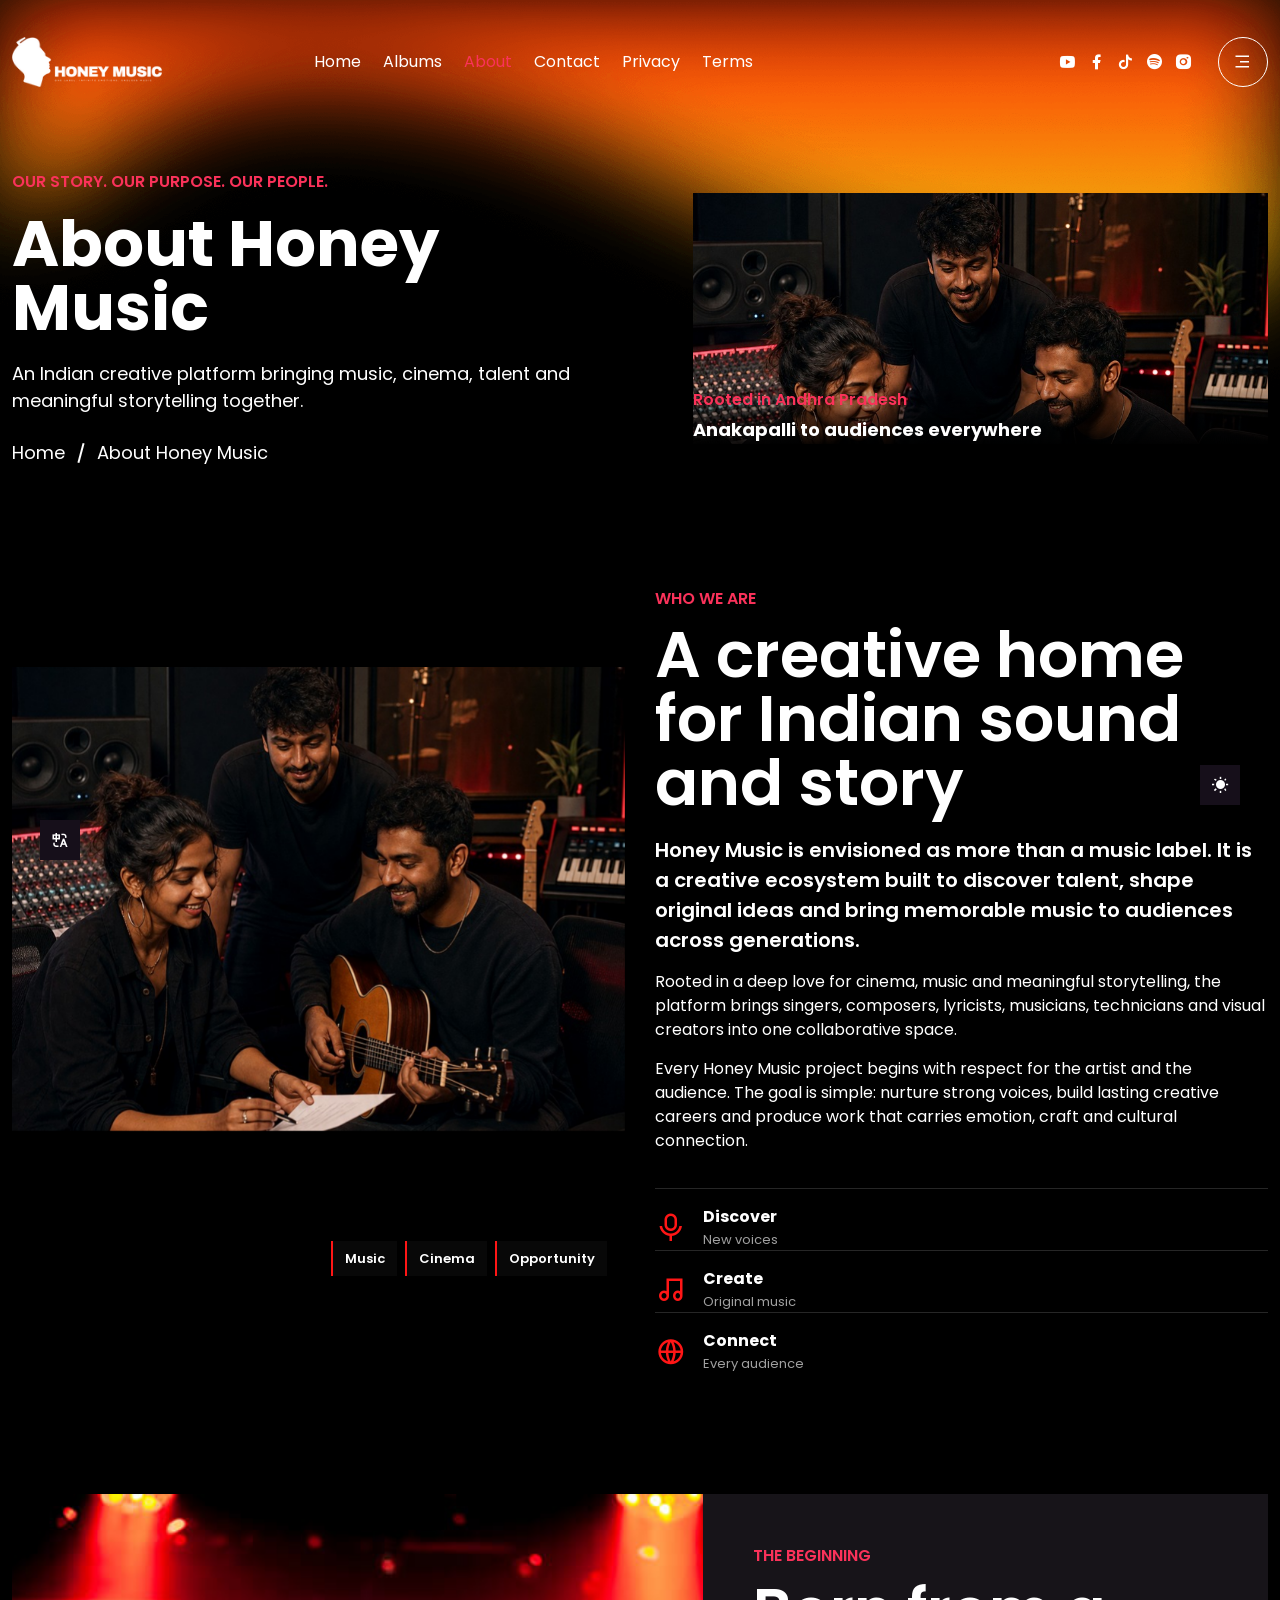
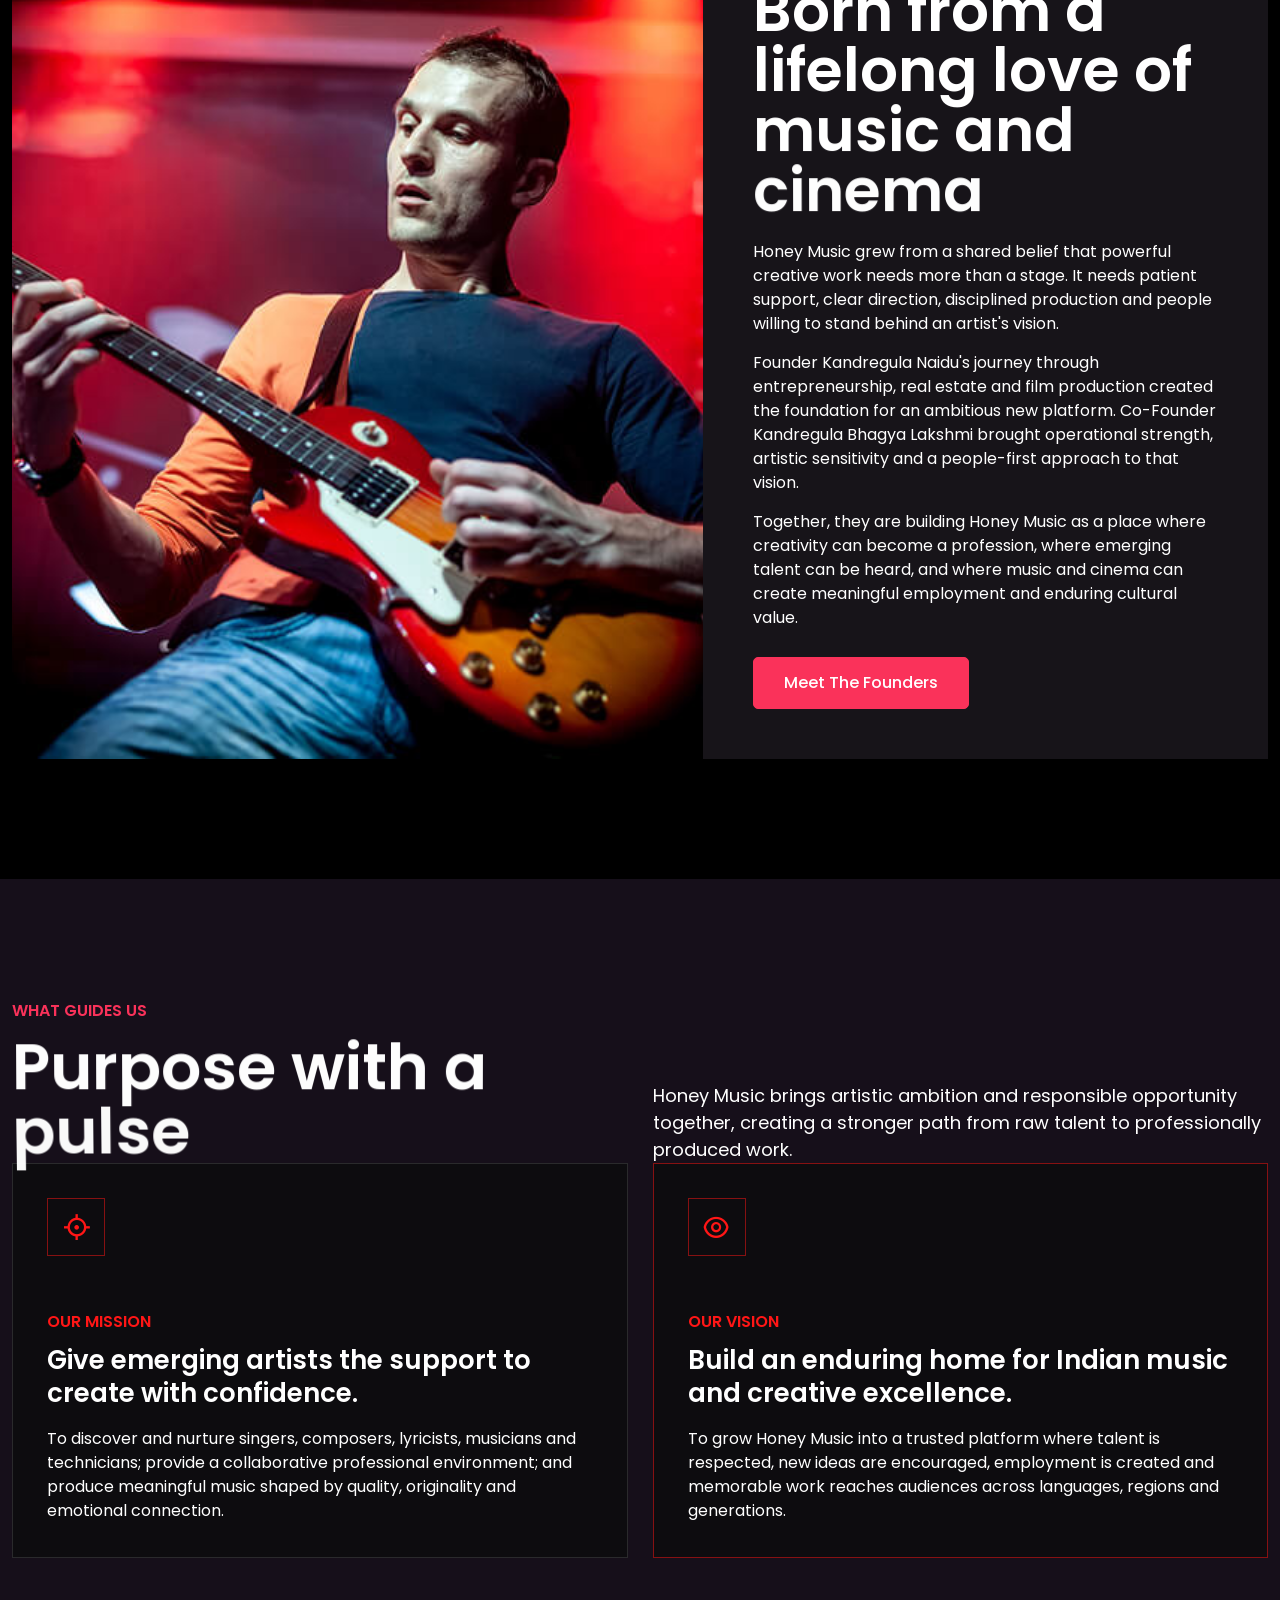
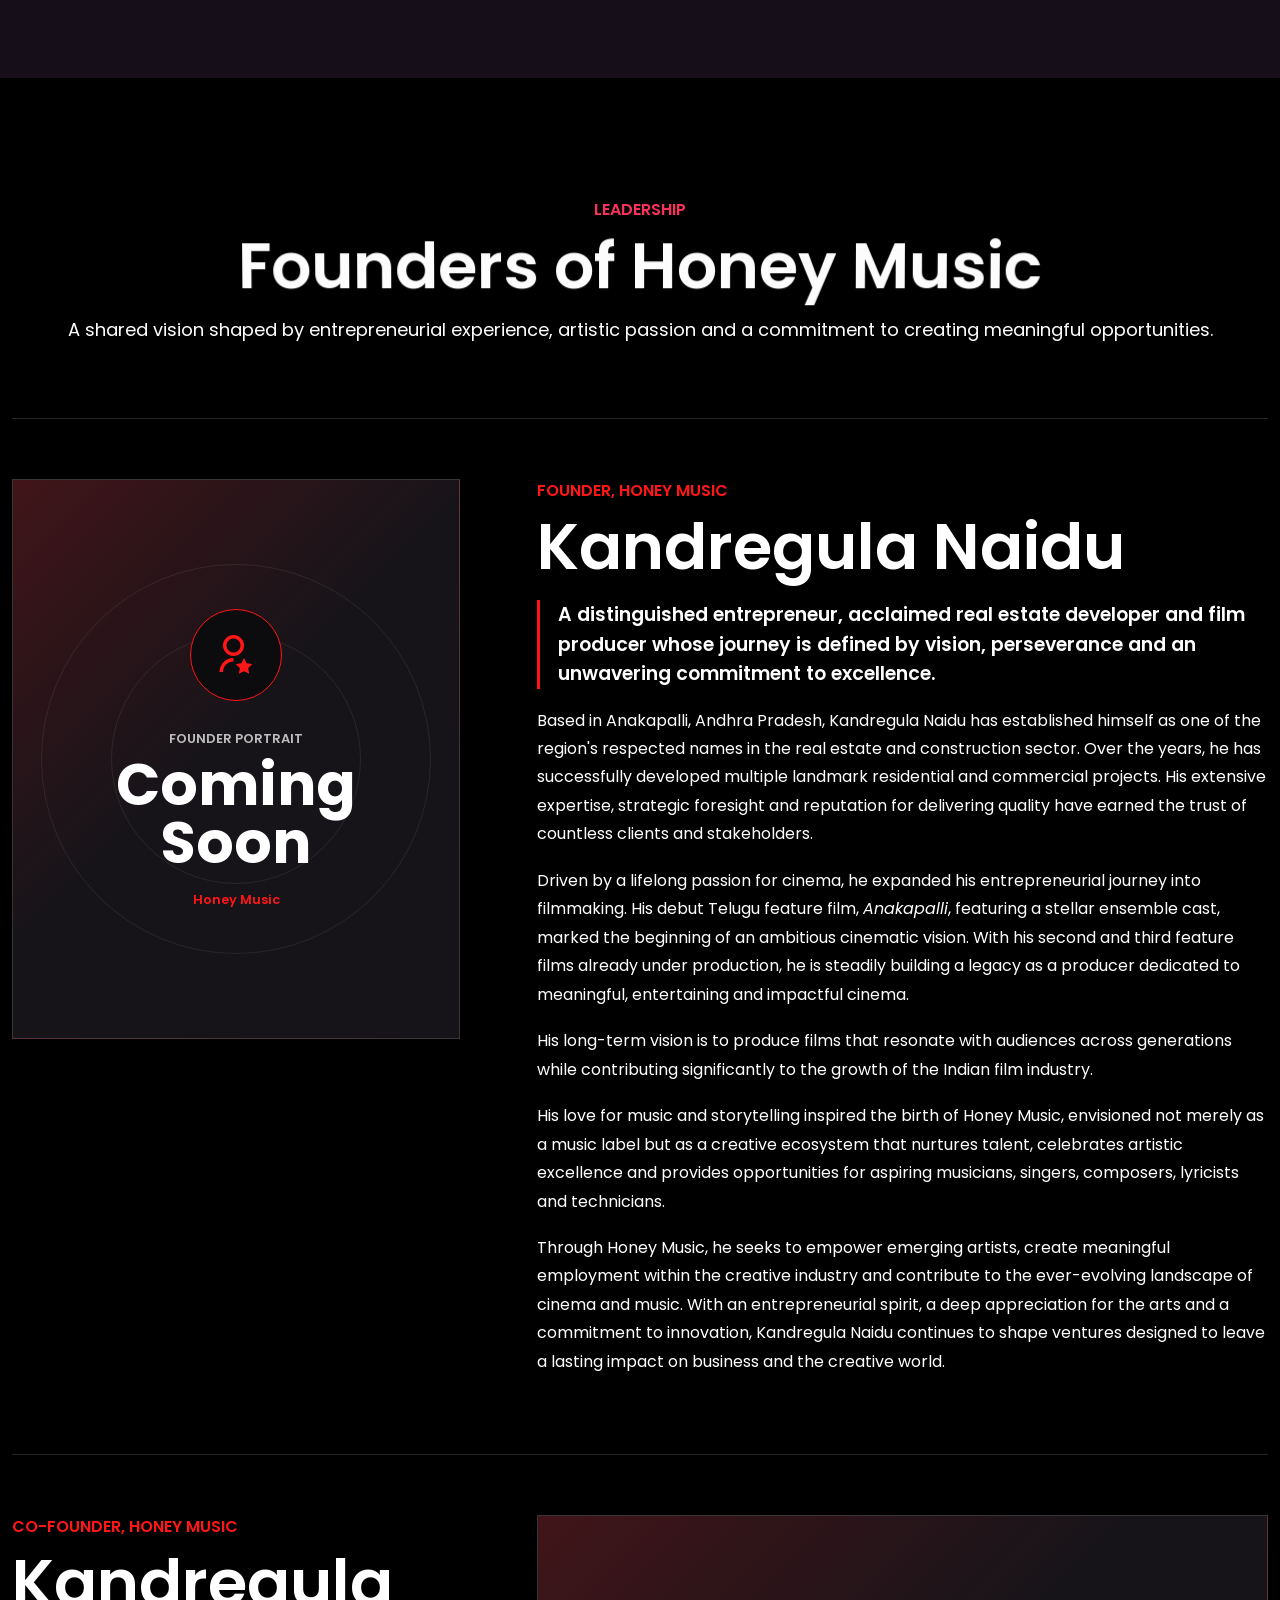
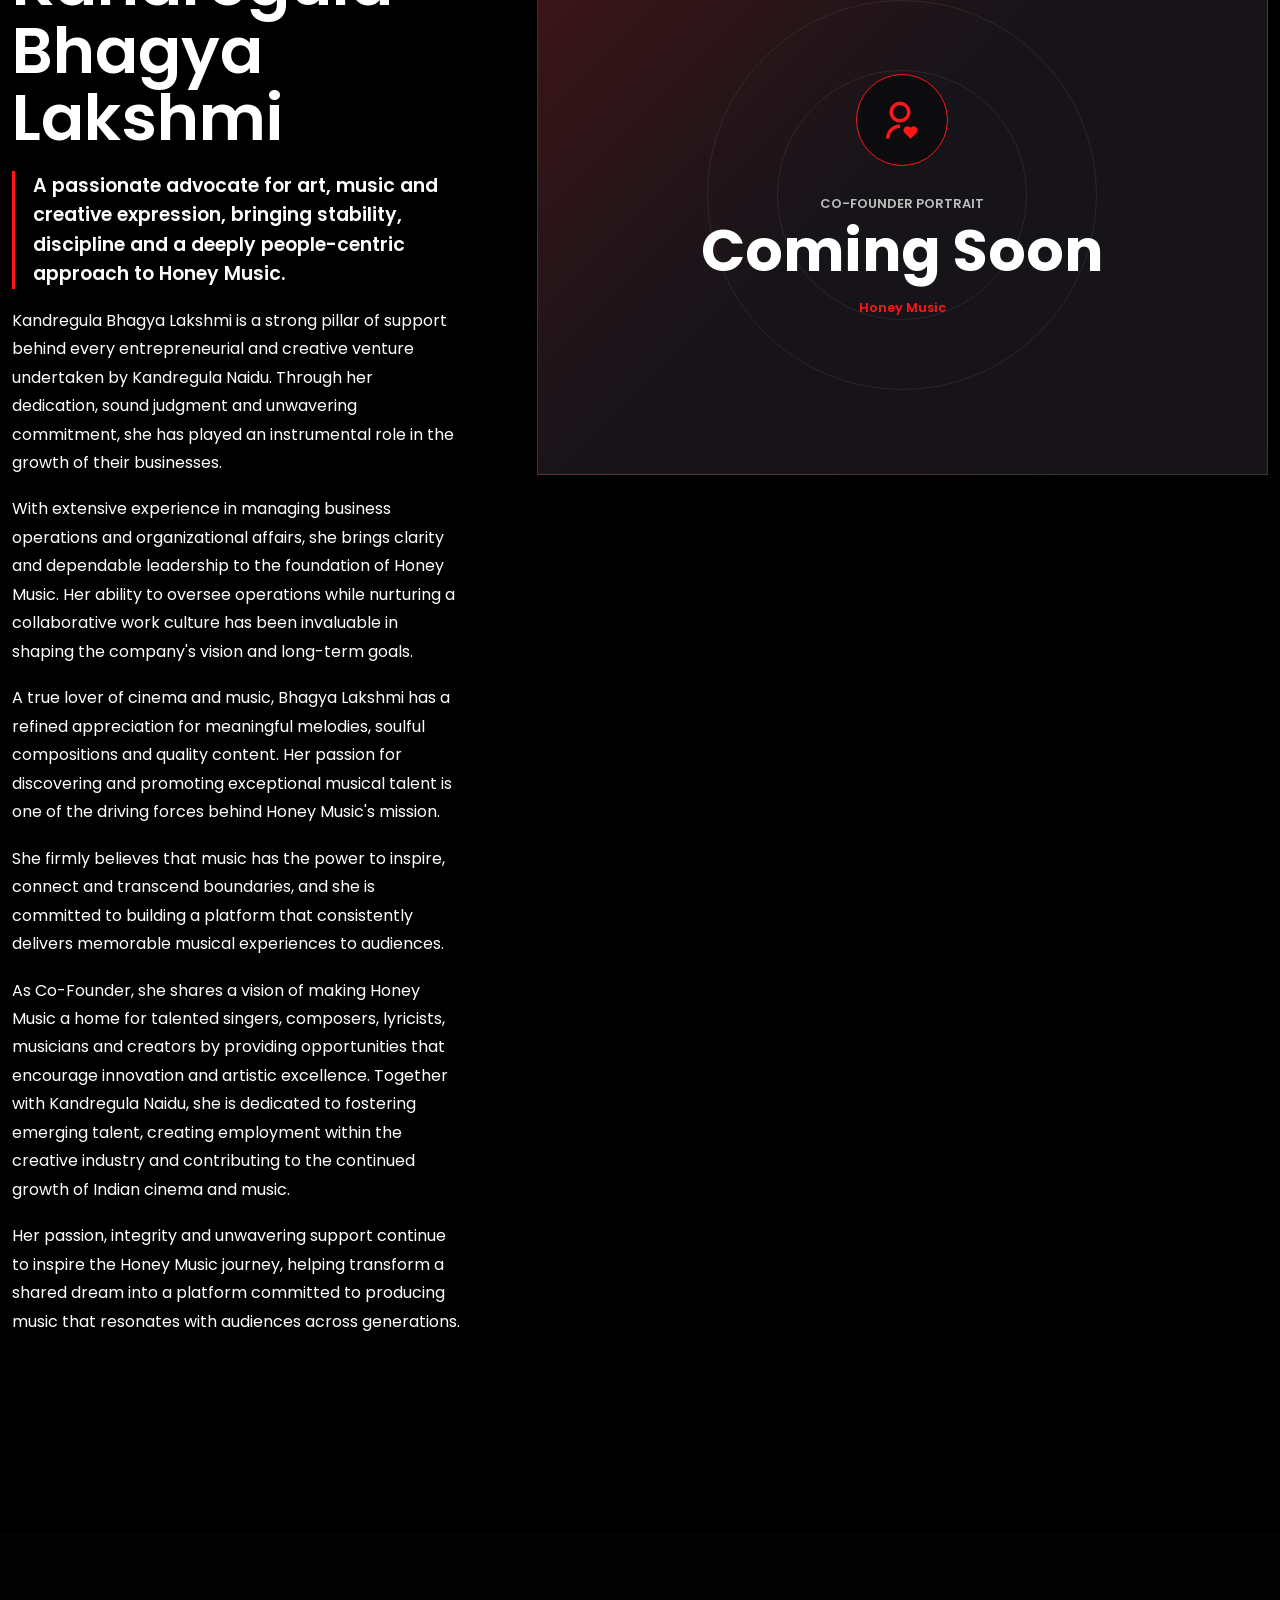
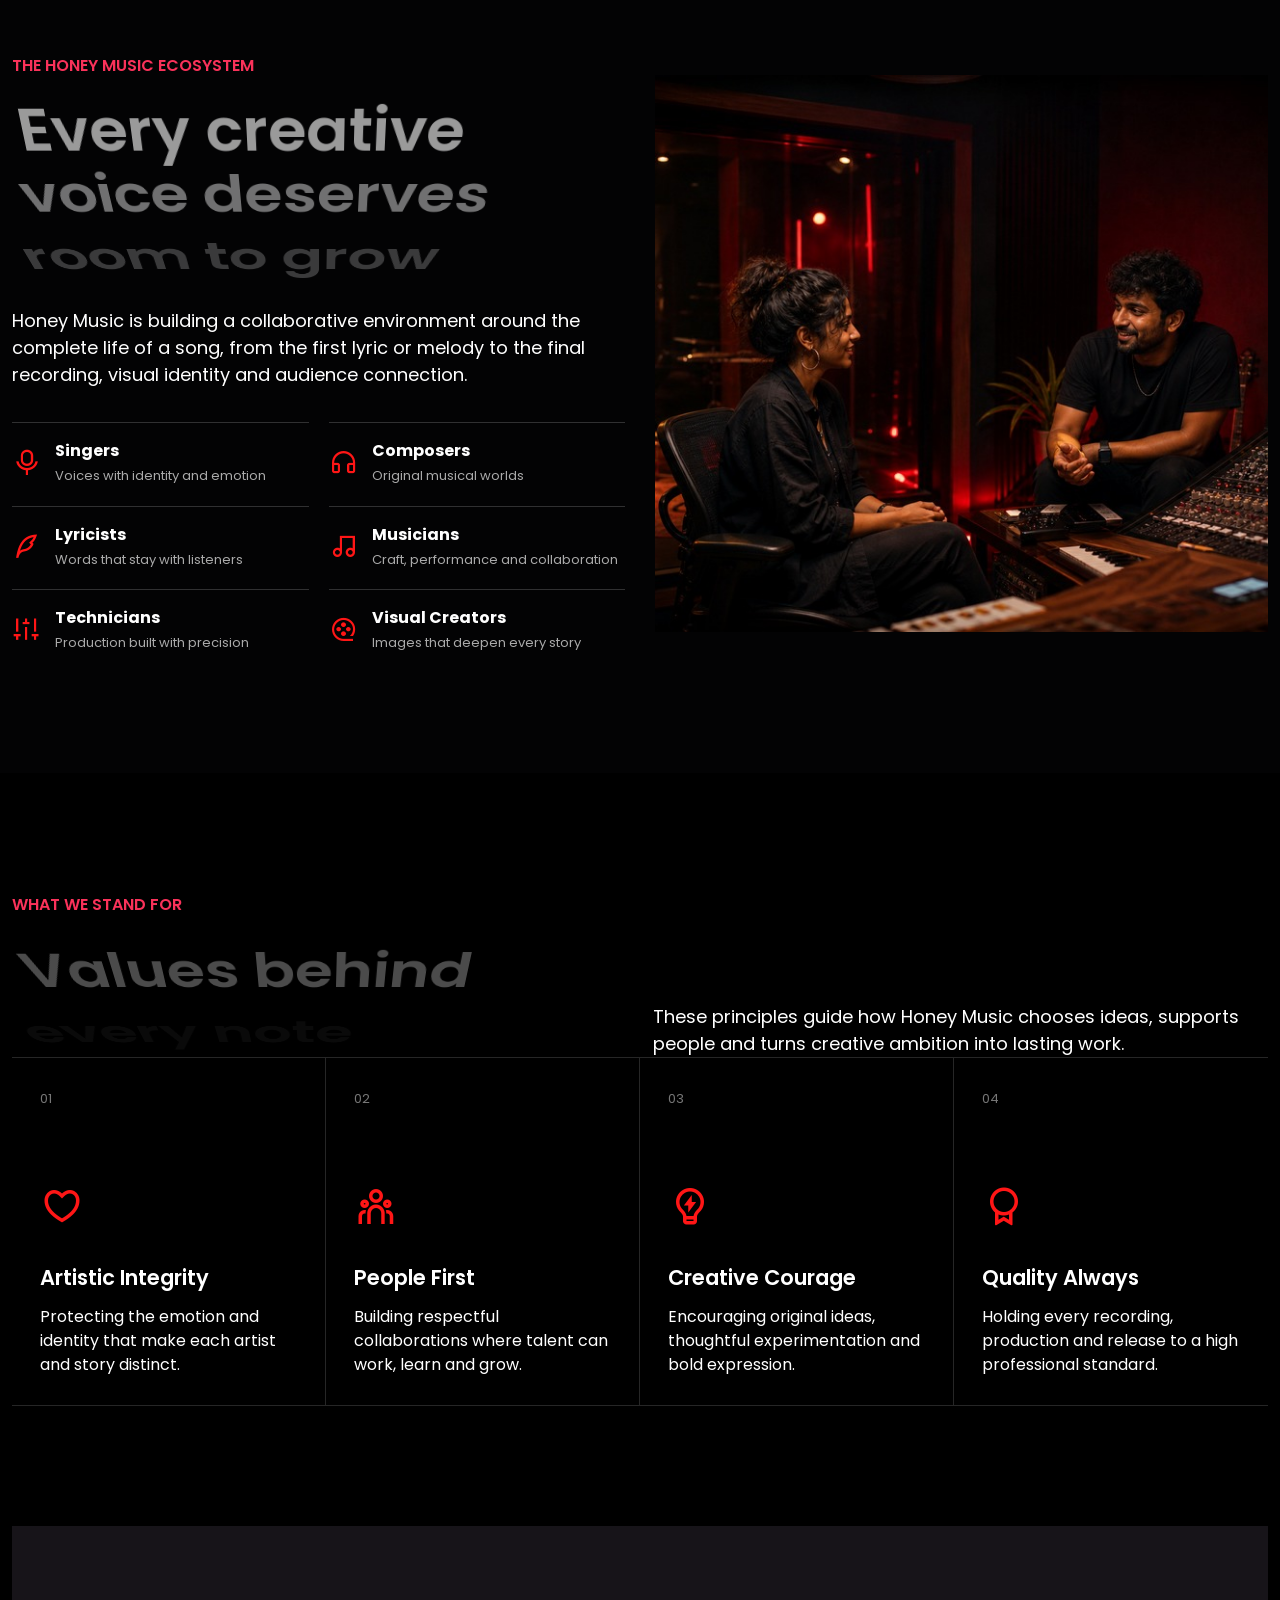
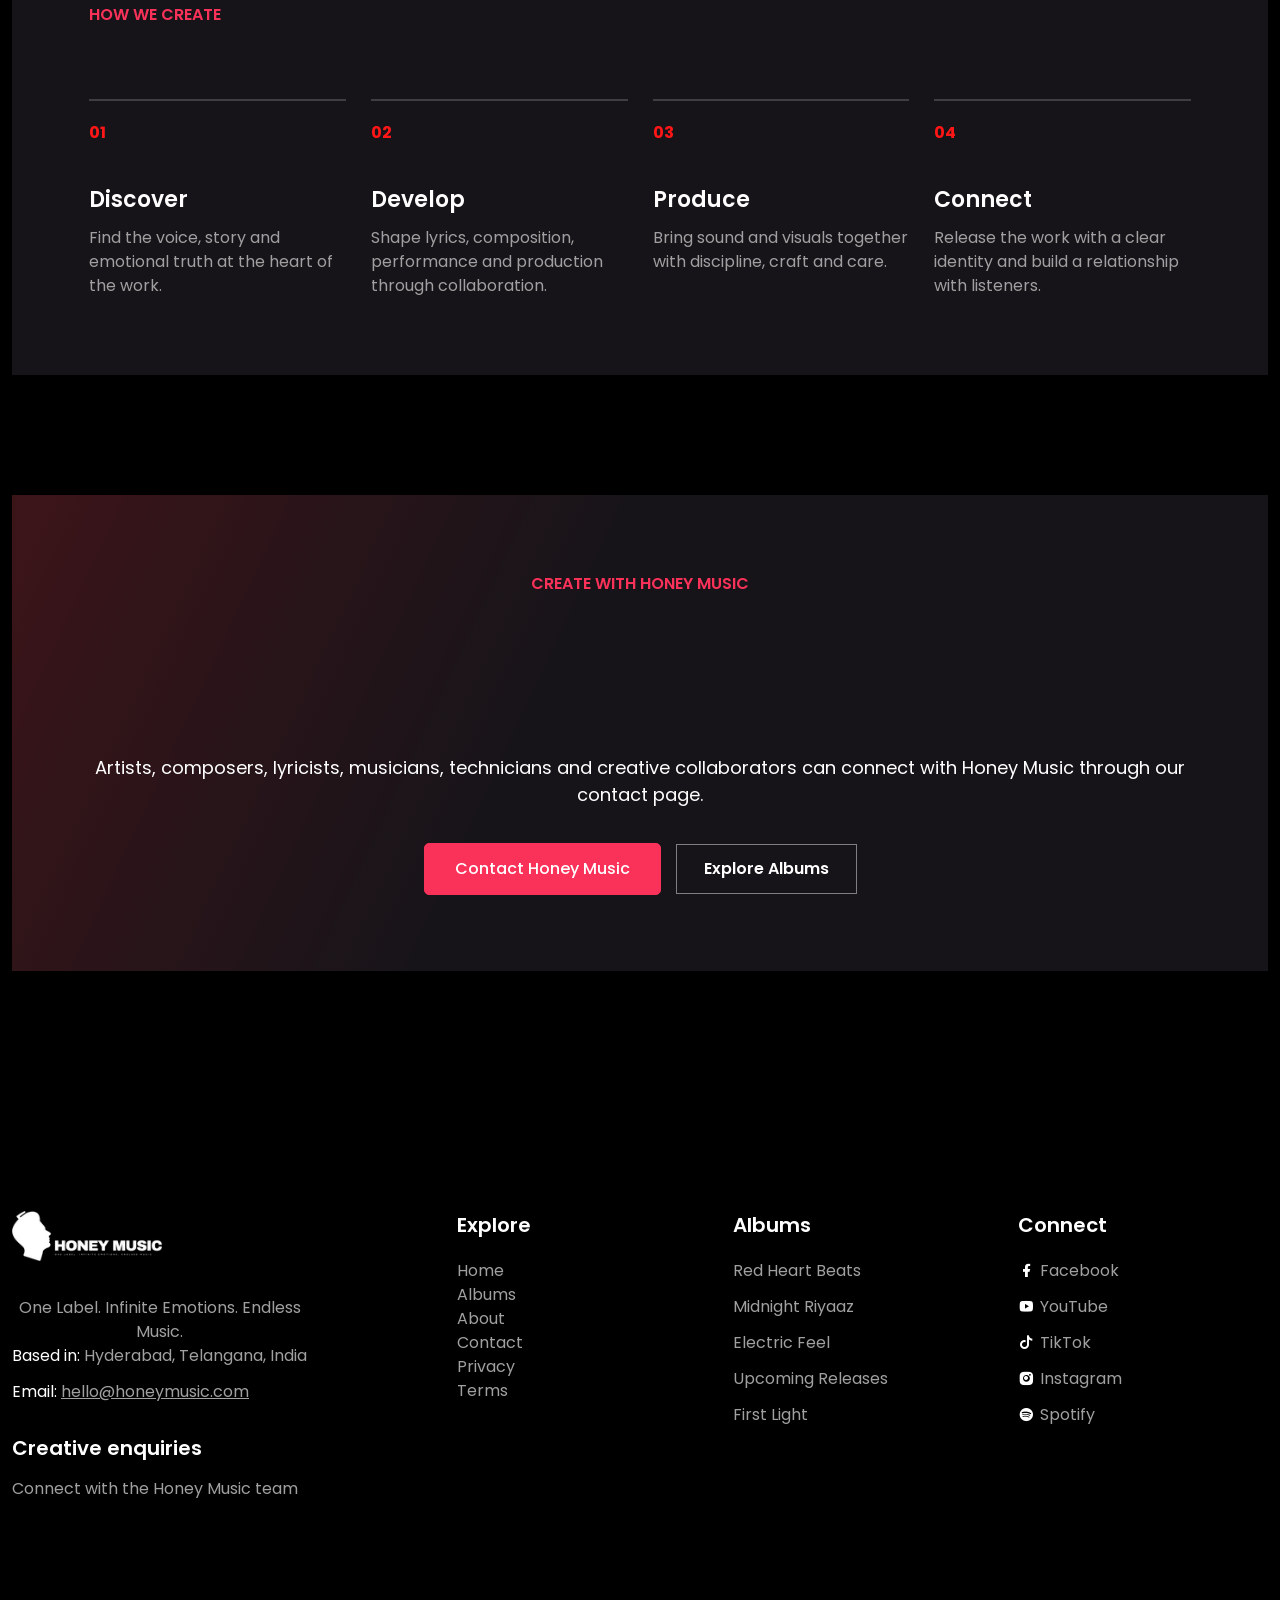
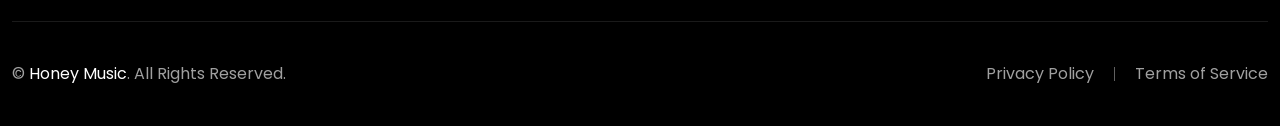
<file: about.html>
﻿<!DOCTYPE html>

<html dir="ltr">
<head>
<!-- Required meta tags -->
<meta charset="utf-8"/>
<meta content="width=device-width, initial-scale=1.0" name="viewport"/>
<!-- Links Of CSS File -->
<link href="assets/css/remixicon.css" rel="stylesheet"/>
<link href="assets/css/flaticon_musfix.css" rel="stylesheet"/>
<link href="assets/css/swiper-bundle.min.css" rel="stylesheet"/>
<link href="assets/css/scrollCue.css" rel="stylesheet"/>
<link href="assets/css/style.css" rel="stylesheet"/><link href="assets/css/honey-music.css" rel="stylesheet"/>
<!-- Favicon -->
<link href="assets/images/honey-favicon.png" rel="icon" type="image/png"/>
<!-- Title -->
<title>About Honey Music | Story, Vision & Founders</title>
<!-- Font Family -->
<link href="https://fonts.googleapis.com" rel="preconnect"/>
<link crossorigin="" href="https://fonts.gstatic.com" rel="preconnect"/>
<link href="assets/css/google-fonts-d1c35d038a.css" rel="stylesheet"/>
<meta content="Discover Honey Music, its vision for Indian music and cinema, and founders Kandregula Naidu and Kandregula Bhagya Lakshmi." name="description"/><meta content="Honey Music, Indian independent music label, albums, songs, music stories, fan connection" name="keywords"/><meta content="About Honey Music | Story, Vision & Founders" property="og:title"/><meta content="Discover Honey Music, its vision for Indian music and cinema, and founders Kandregula Naidu and Kandregula Bhagya Lakshmi." property="og:description"/><meta content="website" property="og:type"/><meta content="assets/images/honey-music-logo.png" property="og:image"/><meta content="summary_large_image" name="twitter:card"/><script data-honey-schema="true" type="application/ld+json">{
  "@context": "https://schema.org",
  "@type": "Organization",
  "name": "Honey Music",
  "url": "https://honeymusic.in",
  "logo": "assets/images/honey-music-logo.png",
  "description": "Discover Honey Music, its vision for Indian music and cinema, and founders Kandregula Naidu and Kandregula Bhagya Lakshmi.",
  "email": "hello@honeymusic.com",
  "address": "Hyderabad, Telangana, India",
  "founder": [
    {"@type": "Person", "name": "Kandregula Naidu", "jobTitle": "Founder"},
    {"@type": "Person", "name": "Kandregula Bhagya Lakshmi", "jobTitle": "Co-Founder"}
  ],
  "sameAs": [
    "https://facebook.com/honeymusic",
    "https://youtube.com/@honeymusic",
    "https://instagram.com/honeymusic",
    "https://open.spotify.com",
    "https://tiktok.com/@honeymusic"
  ]
}</script></head>
<body>
<!-- Preloader -->
<div class="fixed top-0 left-0 right-0 bottom-0 z-[999] bg-black light:bg-white flex items-center justify-center" id="preloader">
<div class="loader"></div>
</div>
<!-- End Preloader -->
<!-- Navbar -->
<div class="py-[15px] md:py-[25px] lg:py-[5px] xl:py-[30px] fixed top-0 left-0 right-0 z-[4] transition-all duration-300 ease-in-out" id="navbar">
<div class="container lg:!max-w-full xl:!max-w-[1650px]">
<div class="relative flex items-center flex-wrap lg:flex-nowrap justify-between lg:justify-start">
<a class="flex-none inline-block" href="index.html">
<img alt="Honey Music logo" class="honey-logo" src="assets/images/honey-music-logo-white.png"/>
</a>
<div class="flex-none lg:hidden">
<button class="navbar-burger-toggle inline-block leading-none" id="navbarBurgerToggle" type="button">
<span class="h-[3px] w-[30px] my-[5px] block bg-white"></span>
<span class="h-[3px] w-[30px] my-[5px] block bg-white"></span>
<span class="h-[3px] w-[30px] my-[5px] block bg-white"></span>
</button>
</div>
<div class="hidden lg:flex items-center grow basis-full basis-auto">
<ul class="navbar-nav flex items-center flex-row gap-[25px] xl:gap-[35px] ltr:ml-[30px] rtl:mr-[30px] ltr:xl:ml-[100px] rtl:xl:mr-[100px] ltr:2xl:ml-[150px] rtl:2xl:mr-[150px] honey-nav-tight"><li class="nav-item relative"><a class="nav-link relative py-[20px] block text-white transition-all duration-300 ease-in-out hover:text-primary" href="index.html">Home</a></li><li class="nav-item relative"><a class="nav-link relative py-[20px] block text-white transition-all duration-300 ease-in-out hover:text-primary" href="albums.html">Albums</a></li><li class="nav-item relative"><a class="nav-link active relative py-[20px] block text-white transition-all duration-300 ease-in-out hover:text-primary" href="about.html">About</a></li><li class="nav-item relative"><a class="nav-link relative py-[20px] block text-white transition-all duration-300 ease-in-out hover:text-primary" href="contact.html">Contact</a></li><li class="nav-item relative"><a class="nav-link relative py-[20px] block text-white transition-all duration-300 ease-in-out hover:text-primary" href="privacy-policy.html">Privacy</a></li><li class="nav-item relative"><a class="nav-link relative py-[20px] block text-white transition-all duration-300 ease-in-out hover:text-primary" href="terms-of-service.html">Terms</a></li></ul>
<div class="flex items-center gap-[20px] xl:gap-[25px] ltr:ml-auto rtl:mr-auto">
<div class="flex items-center gap-[8px] xl:gap-[10px] text-lg leading-none">
<a class="block text-white hover:underline transition-all duration-300 ease-in-out" href="#" target="_blank">
<i class="ri-youtube-fill"></i>
</a>
<a class="block text-white hover:underline transition-all duration-300 ease-in-out" href="#" target="_blank">
<i class="ri-facebook-fill"></i>
</a>
<a class="block text-white hover:underline transition-all duration-300 ease-in-out" href="#" target="_blank">
<i class="ri-tiktok-fill"></i>
</a>
<a class="block text-white hover:underline transition-all duration-300 ease-in-out" href="#" target="_blank">
<i class="ri-spotify-fill"></i>
</a>
<a class="block text-white hover:underline transition-all duration-300 ease-in-out" href="#" target="_blank">
<i class="ri-instagram-fill"></i>
</a>
</div>
<button class="navbar-burger-toggle flex items-center justify-center rounded-full text-lg w-[50px] h-[50px] text-white border border-white transition-all duration-300 ease-in-out hover:bg-primary hover:border-primary" id="navbarBurgerToggle" type="button">
<i class="ri-menu-3-fill"></i>
</button>
</div>
</div>
</div>
</div>
</div>
<!-- End Navbar -->
<!-- Sidebar Modal -->
<div class="sidebar-modal">
<div class="p-[20px] md:p-[30px] lg:px-[40px] py-[30px] border-b border-white/15 light:border-black/10">
<button class="inline-block w-[40px] h-[40px] flex items-center justify-center rounded-full border border-white/15 light:border-black/15 text-md leading-none text-white light:text-black transition-all duration-300 ease-in-out hover:text-white hover:bg-primary hover:border-primary" type="button">
<i class="flaticon-close"></i>
</button>
</div>
<div class="overflow-y-scroll h-screen scrollbar" data-lenis-prevent="">
<div class="p-[20px] md:p-[30px] lg:px-[40px] py-[30px] border-b border-white/15 light:border-black/10 lg:hidden">
<ul class="sidebar-navbar-nav"><li class="nav-item mb-[20px] last:mb-0"><a class="nav-link block relative text-white light:text-black transition-all duration-300 ease-in-out hover:text-primary" href="index.html">Home</a></li><li class="nav-item mb-[20px] last:mb-0"><a class="nav-link block relative text-white light:text-black transition-all duration-300 ease-in-out hover:text-primary" href="albums.html">Albums</a></li><li class="nav-item mb-[20px] last:mb-0"><a class="nav-link active block relative text-white light:text-black transition-all duration-300 ease-in-out hover:text-primary" href="about.html">About</a></li><li class="nav-item mb-[20px] last:mb-0"><a class="nav-link block relative text-white light:text-black transition-all duration-300 ease-in-out hover:text-primary" href="contact.html">Contact</a></li><li class="nav-item mb-[20px] last:mb-0"><a class="nav-link block relative text-white light:text-black transition-all duration-300 ease-in-out hover:text-primary" href="privacy-policy.html">Privacy</a></li><li class="nav-item mb-[20px] last:mb-0"><a class="nav-link block relative text-white light:text-black transition-all duration-300 ease-in-out hover:text-primary" href="terms-of-service.html">Terms</a></li></ul>
</div>
<div class="p-[20px] md:p-[30px] lg:p-[40px]">
<p>
                        Honey Music is a modern music label and music collective dedicated to powerful, emotion-driven sound, visual storytelling, and unforgettable fan experiences.
                    </p>
<div class="mt-[20px] md:mt-[30px] lg:mt-[40px]"></div>
<h3 class="!font-semibold text-base md:text-lg lg:text-xl mb-[15px] lg:mb-[20px]">
                        Get In Touch
                    </h3>
<ul>
<li class="group flex items-center gap-[15px] mb-[15px] md:mb-[20px] last:mb-0">
<div class="flex items-center justify-center flex-none bg-black light:bg-[#f9f9f9] border border-white/20 light:border-black/10 text-primary w-[51px] h-[51px] rounded-full text-2xl transition-all duration-300 ease-in-out group-hover:bg-primary group-hover:border-primary group-hover:text-white">
<i class="ri-mail-line"></i>
</div>
<div>
<span class="block font-semibold mb-[3px] text-[#a0a0a0] light:text-body">
                                    Email Us
                                </span>
<a class="light:text-black transition-all duration-300 ease-in-out hover:text-primary" href="mailto:hello@honeymusic.com">hello@honeymusic.com</a>
</div>
</li>
<li class="group flex items-center gap-[15px] mb-[15px] md:mb-[20px] last:mb-0">
<div class="flex items-center justify-center flex-none bg-black light:bg-[#f9f9f9] border border-white/20 light:border-black/10 text-primary w-[51px] h-[51px] rounded-full text-2xl transition-all duration-300 ease-in-out group-hover:bg-primary group-hover:border-primary group-hover:text-white">
<i class="ri-phone-line"></i>
</div>
<div>
<span class="block font-semibold mb-[3px] text-[#a0a0a0] light:text-body">
                                    Based In
                                </span>
<span class="block light:text-black">Hyderabad, Telangana, India</span>
</div>
</li>
<li class="group flex items-center gap-[15px] mb-[15px] md:mb-[20px] last:mb-0">
<div class="flex items-center justify-center flex-none bg-black light:bg-[#f9f9f9] border border-white/20 light:border-black/10 text-primary w-[51px] h-[51px] rounded-full text-2xl transition-all duration-300 ease-in-out group-hover:bg-primary group-hover:border-primary group-hover:text-white">
<i class="ri-map-pin-line"></i>
</div>
<div>
<span class="block font-semibold mb-[3px] text-[#a0a0a0] light:text-body">
                                    Visit Us
                                </span>
<a class="light:text-black transition-all duration-300 ease-in-out hover:text-primary" href="contact.html">
                                    Contact Honey Music
                                </a>
</div>
</li>
<li class="group flex items-center gap-[15px] mb-[15px] md:mb-[20px] last:mb-0">
<div class="flex items-center justify-center flex-none bg-black light:bg-[#f9f9f9] border border-white/20 light:border-black/10 text-primary w-[51px] h-[51px] rounded-full text-2xl transition-all duration-300 ease-in-out group-hover:bg-primary group-hover:border-primary group-hover:text-white">
<i class="ri-time-line"></i>
</div>
<div>
<span class="block font-semibold mb-[3px] text-[#a0a0a0] light:text-body">
                                    Response Time
                                </span>
<span class="block light:text-black">
                                    Within 24-48 hours
                                </span>
</div>
</li>
</ul>
<div class="mt-[20px] md:mt-[30px] lg:mt-[40px]"></div>
<h3 class="!font-semibold text-base md:text-lg lg:text-xl mb-[15px]">
                        Follow Us
                    </h3>
<ul class="flex items-center flex-wrap gap-[20px] text-lg">
<li>
<a class="flex items-center gap-[5px] leading-none transition-all duration-300 ease-in-out hover:text-primary" href="#">
<i class="ri-youtube-fill"></i>
</a>
</li>
<li>
<a class="flex items-center gap-[5px] leading-none transition-all duration-300 ease-in-out hover:text-primary" href="#">
<i class="ri-facebook-fill"></i>
</a>
</li>
<li>
<a class="flex items-center gap-[5px] leading-none transition-all duration-300 ease-in-out hover:text-primary" href="#">
<i class="ri-tiktok-fill"></i>
</a>
</li>
<li>
<a class="flex items-center gap-[5px] leading-none transition-all duration-300 ease-in-out hover:text-primary" href="#">
<i class="ri-instagram-line"></i>
</a>
</li>
<li>
<a class="flex items-center gap-[5px] leading-none transition-all duration-300 ease-in-out hover:text-primary" href="#">
<i class="ri-spotify-line"></i>
</a>
</li>
<li>
<a class="flex items-center gap-[5px] leading-none transition-all duration-300 ease-in-out hover:text-primary" href="#">
<i class="ri-soundcloud-fill"></i>
</a>
</li>
<li>
<a class="flex items-center gap-[5px] leading-none transition-all duration-300 ease-in-out hover:text-primary" href="#">
<i class="ri-vimeo-fill"></i>
</a>
</li>
</ul>
</div>
</div>
</div>
<div class="backdrop"></div>
<!-- End Sidebar Modal -->
<!-- Page Banner -->
<div class="bg-black text-white relative z-[1] pt-[110px] md:pt-[150px] lg:pt-[130px] xl:pt-[170px] light:overflow-hidden">
<div class="container lg:!max-w-full xl:!max-w-[1650px]">
<div class="grid grid-cols-1 lg:grid-cols-2 gap-[25px] items-center">
<div>
<div class="ltr:lg:ml-auto rtl:lg:mr-auto lg:max-w-[455px] xl:max-w-[630px]">
<span class="block text-primary font-semibold uppercase mb-[12px] md:mb-[18px]">Our Story. Our Purpose. Our People.</span>
<h1 class="mb-[10px] md:mb-[15px] lg:mb-[20px] !text-white text-3xl md:text-5xl lg:text-6xl xl:text-[64px] text_animation">About Honey Music</h1>
<p class="text-[#d0d0d0] md:text-base lg:text-lg lg:max-w-[590px]">An Indian creative platform bringing music, cinema, talent and meaningful storytelling together.</p>
<ul class="md:text-base lg:text-lg flex items-center flex-wrap gap-[15px] mt-[20px] md:mt-[25px]">
<li><a class="transition-all duration-300 ease-in-out hover:text-primary" href="index.html">Home</a></li>
<li><div class="w-[2px] h-[15px] md:h-[20px] bg-white rotate-[15deg]"></div></li>
<li>About Honey Music</li>
</ul>
</div>
</div>
<div class="relative ltr:xl:ml-auto rtl:xl:mr-auto xl:max-w-[575px]">
<img alt="Indian musicians creating together" src="assets/images/page-banner/page-banner3.jpg"/>
<div class="absolute bottom-0 left-0 right-0 p-[18px] md:p-[28px] honey-banner-caption">
<span class="block text-primary font-semibold mb-[4px]">Rooted in Andhra Pradesh</span>
<strong class="block text-lg md:text-2xl">Anakapalli to audiences everywhere</strong>
</div>
</div>
</div>
</div>
<div class="absolute top-0 left-0 right-0 -z-[2] text-center mx-auto"><img alt="" class="w-full" src="assets/images/shapes/shape13.png"/></div>
</div>
<!-- End Page Banner -->

<!-- About Introduction -->
<section class="py-[60px] md:py-[80px] lg:py-[100px] xl:py-[120px] relative z-[1]">
<div class="container">
<div class="grid grid-cols-1 lg:grid-cols-2 gap-[30px] lg:gap-[60px] xl:gap-[90px] items-center">
<div class="relative">
<img alt="Indian artists in a Honey Music creative session" class="ukiyo !object-contain" src="assets/images/about.jpg"/>
<div class="honey-image-note"><span>Music</span><span>Cinema</span><span>Opportunity</span></div>
</div>
<div>
<span class="block text-primary font-semibold uppercase mb-[12px]">Who We Are</span>
<h2 class="!font-semibold text-3xl md:text-5xl lg:text-6xl xl:text-[64px] leading-[1.08] mb-[20px] md:mb-[28px] text_animation">A creative home for Indian sound and story</h2>
<p class="text-base md:text-lg xl:text-xl font-semibold">Honey Music is envisioned as more than a music label. It is a creative ecosystem built to discover talent, shape original ideas and bring memorable music to audiences across generations.</p>
<p>Rooted in a deep love for cinema, music and meaningful storytelling, the platform brings singers, composers, lyricists, musicians, technicians and visual creators into one collaborative space.</p>
<p>Every Honey Music project begins with respect for the artist and the audience. The goal is simple: nurture strong voices, build lasting creative careers and produce work that carries emotion, craft and cultural connection.</p>
<div class="grid grid-cols-1 sm:grid-cols-3 gap-[18px] mt-[28px] md:mt-[35px] honey-principles">
<div><i class="ri-mic-line"></i><strong>Discover</strong><span>New voices</span></div>
<div><i class="ri-music-2-line"></i><strong>Create</strong><span>Original music</span></div>
<div><i class="ri-global-line"></i><strong>Connect</strong><span>Every audience</span></div>
</div>
</div>
</div>
</div>
</section>
<!-- End About Introduction -->

<!-- Our Story -->
<section class="pb-[60px] md:pb-[80px] lg:pb-[100px] xl:pb-[120px]">
<div class="container">
<div class="honey-story-grid">
<div class="honey-story-image"><img alt="The Honey Music story through Indian performance and cinema" src="assets/images/our-story.jpg"/></div>
<div class="honey-story-copy">
<span class="block text-primary font-semibold uppercase mb-[12px]">The Beginning</span>
<h2 class="!font-semibold text-3xl md:text-5xl lg:text-6xl leading-[1.08] mb-[20px] text_animation">Born from a lifelong love of music and cinema</h2>
<p>Honey Music grew from a shared belief that powerful creative work needs more than a stage. It needs patient support, clear direction, disciplined production and people willing to stand behind an artist's vision.</p>
<p>Founder Kandregula Naidu's journey through entrepreneurship, real estate and film production created the foundation for an ambitious new platform. Co-Founder Kandregula Bhagya Lakshmi brought operational strength, artistic sensitivity and a people-first approach to that vision.</p>
<p>Together, they are building Honey Music as a place where creativity can become a profession, where emerging talent can be heard, and where music and cinema can create meaningful employment and enduring cultural value.</p>
<a class="primary-btn inline-block mt-[12px]" href="#founders">Meet The Founders</a>
</div>
</div>
</div>
</section>
<!-- End Our Story -->

<!-- Mission Vision -->
<section class="py-[60px] md:py-[80px] lg:py-[100px] xl:py-[120px] bg-navy-black light:bg-[#f5f5f5]">
<div class="container">
<div class="grid grid-cols-1 lg:grid-cols-2 gap-[25px] items-end mb-[35px] md:mb-[50px]">
<div>
<span class="block text-primary font-semibold uppercase mb-[12px]">What Guides Us</span>
<h2 class="!font-semibold text-3xl md:text-5xl lg:text-6xl xl:text-[64px] leading-[1.08] mb-0 text_animation">Purpose with a pulse</h2>
</div>
<p class="md:text-base lg:text-lg lg:max-w-[520px] ltr:lg:ml-auto rtl:lg:mr-auto">Honey Music brings artistic ambition and responsible opportunity together, creating a stronger path from raw talent to professionally produced work.</p>
</div>
<div class="grid grid-cols-1 lg:grid-cols-2 gap-[25px]">
<article class="honey-purpose-panel">
<div class="honey-purpose-icon"><i class="ri-focus-3-line"></i></div>
<span>Our Mission</span>
<h3>Give emerging artists the support to create with confidence.</h3>
<p>To discover and nurture singers, composers, lyricists, musicians and technicians; provide a collaborative professional environment; and produce meaningful music shaped by quality, originality and emotional connection.</p>
</article>
<article class="honey-purpose-panel honey-purpose-panel-accent">
<div class="honey-purpose-icon"><i class="ri-eye-line"></i></div>
<span>Our Vision</span>
<h3>Build an enduring home for Indian music and creative excellence.</h3>
<p>To grow Honey Music into a trusted platform where talent is respected, new ideas are encouraged, employment is created and memorable work reaches audiences across languages, regions and generations.</p>
</article>
</div>
</div>
</section>
<!-- End Mission Vision -->

<!-- Founders -->
<section class="py-[60px] md:py-[80px] lg:py-[100px] xl:py-[120px]" id="founders">
<div class="container">
<div class="text-center mx-auto max-w-[900px] mb-[40px] md:mb-[60px] lg:mb-[75px]">
<span class="block text-primary font-semibold uppercase mb-[12px]">Leadership</span>
<h2 class="!font-semibold text-3xl md:text-5xl lg:text-6xl xl:text-[64px] leading-[1.08] mb-[18px] text_animation">Founders of Honey Music</h2>
<p class="md:text-base lg:text-lg">A shared vision shaped by entrepreneurial experience, artistic passion and a commitment to creating meaningful opportunities.</p>
</div>

<article class="founder-profile">
<div class="founder-placeholder" role="img" aria-label="Portrait of Kandregula Naidu coming soon">
<div class="founder-placeholder-mark"><i class="ri-user-star-line"></i></div>
<span>Founder Portrait</span>
<strong>Coming Soon</strong>
<small>Honey Music</small>
</div>
<div class="founder-copy">
<span class="founder-role">Founder, Honey Music</span>
<h3>Kandregula Naidu</h3>
<p class="founder-lead">A distinguished entrepreneur, acclaimed real estate developer and film producer whose journey is defined by vision, perseverance and an unwavering commitment to excellence.</p>
<p>Based in Anakapalli, Andhra Pradesh, Kandregula Naidu has established himself as one of the region's respected names in the real estate and construction sector. Over the years, he has successfully developed multiple landmark residential and commercial projects. His extensive expertise, strategic foresight and reputation for delivering quality have earned the trust of countless clients and stakeholders.</p>
<p>Driven by a lifelong passion for cinema, he expanded his entrepreneurial journey into filmmaking. His debut Telugu feature film, <em>Anakapalli</em>, featuring a stellar ensemble cast, marked the beginning of an ambitious cinematic vision. With his second and third feature films already under production, he is steadily building a legacy as a producer dedicated to meaningful, entertaining and impactful cinema.</p>
<p>His long-term vision is to produce films that resonate with audiences across generations while contributing significantly to the growth of the Indian film industry.</p>
<p>His love for music and storytelling inspired the birth of Honey Music, envisioned not merely as a music label but as a creative ecosystem that nurtures talent, celebrates artistic excellence and provides opportunities for aspiring musicians, singers, composers, lyricists and technicians.</p>
<p>Through Honey Music, he seeks to empower emerging artists, create meaningful employment within the creative industry and contribute to the ever-evolving landscape of cinema and music. With an entrepreneurial spirit, a deep appreciation for the arts and a commitment to innovation, Kandregula Naidu continues to shape ventures designed to leave a lasting impact on business and the creative world.</p>
</div>
</article>

<article class="founder-profile founder-profile-reverse">
<div class="founder-placeholder" role="img" aria-label="Portrait of Kandregula Bhagya Lakshmi coming soon">
<div class="founder-placeholder-mark"><i class="ri-user-heart-line"></i></div>
<span>Co-Founder Portrait</span>
<strong>Coming Soon</strong>
<small>Honey Music</small>
</div>
<div class="founder-copy">
<span class="founder-role">Co-Founder, Honey Music</span>
<h3>Kandregula Bhagya Lakshmi</h3>
<p class="founder-lead">A passionate advocate for art, music and creative expression, bringing stability, discipline and a deeply people-centric approach to Honey Music.</p>
<p>Kandregula Bhagya Lakshmi is a strong pillar of support behind every entrepreneurial and creative venture undertaken by Kandregula Naidu. Through her dedication, sound judgment and unwavering commitment, she has played an instrumental role in the growth of their businesses.</p>
<p>With extensive experience in managing business operations and organizational affairs, she brings clarity and dependable leadership to the foundation of Honey Music. Her ability to oversee operations while nurturing a collaborative work culture has been invaluable in shaping the company's vision and long-term goals.</p>
<p>A true lover of cinema and music, Bhagya Lakshmi has a refined appreciation for meaningful melodies, soulful compositions and quality content. Her passion for discovering and promoting exceptional musical talent is one of the driving forces behind Honey Music's mission.</p>
<p>She firmly believes that music has the power to inspire, connect and transcend boundaries, and she is committed to building a platform that consistently delivers memorable musical experiences to audiences.</p>
<p>As Co-Founder, she shares a vision of making Honey Music a home for talented singers, composers, lyricists, musicians and creators by providing opportunities that encourage innovation and artistic excellence. Together with Kandregula Naidu, she is dedicated to fostering emerging talent, creating employment within the creative industry and contributing to the continued growth of Indian cinema and music.</p>
<p>Her passion, integrity and unwavering support continue to inspire the Honey Music journey, helping transform a shared dream into a platform committed to producing music that resonates with audiences across generations.</p>
</div>
</article>
</div>
</section>
<!-- End Founders -->

<!-- Creative Ecosystem -->
<section class="py-[60px] md:py-[80px] lg:py-[100px] xl:py-[120px] text-white bg-cover bg-center bg-no-repeat jarallax honey-ecosystem" data-jarallax='{"speed": 0.3}' style="background-image: url(assets/images/bg-images/bg-image7.jpg);">
<div class="container">
<div class="grid grid-cols-1 lg:grid-cols-2 gap-[30px] lg:gap-[65px] items-center">
<div>
<span class="block text-primary font-semibold uppercase mb-[12px]">The Honey Music Ecosystem</span>
<h2 class="!text-white !font-semibold text-3xl md:text-5xl lg:text-6xl xl:text-[64px] leading-[1.08] mb-[25px] text_animation">Every creative voice deserves room to grow</h2>
<p class="text-[#d0d0d0] md:text-base lg:text-lg">Honey Music is building a collaborative environment around the complete life of a song, from the first lyric or melody to the final recording, visual identity and audience connection.</p>
<div class="honey-creator-list">
<div><i class="ri-mic-line"></i><span><strong>Singers</strong>Voices with identity and emotion</span></div>
<div><i class="ri-headphone-line"></i><span><strong>Composers</strong>Original musical worlds</span></div>
<div><i class="ri-quill-pen-line"></i><span><strong>Lyricists</strong>Words that stay with listeners</span></div>
<div><i class="ri-music-2-line"></i><span><strong>Musicians</strong>Craft, performance and collaboration</span></div>
<div><i class="ri-sound-module-line"></i><span><strong>Technicians</strong>Production built with precision</span></div>
<div><i class="ri-movie-2-line"></i><span><strong>Visual Creators</strong>Images that deepen every story</span></div>
</div>
</div>
<div><img alt="Indian musicians building a creative ecosystem" class="honey-ecosystem-image" src="assets/images/values.jpg"/></div>
</div>
</div>
</section>
<!-- End Creative Ecosystem -->

<!-- Values -->
<section class="py-[60px] md:py-[80px] lg:py-[100px] xl:py-[120px]">
<div class="container">
<div class="grid grid-cols-1 lg:grid-cols-2 gap-[25px] items-end mb-[35px] md:mb-[50px]">
<div>
<span class="block text-primary font-semibold uppercase mb-[12px]">What We Stand For</span>
<h2 class="!font-semibold text-3xl md:text-5xl lg:text-6xl xl:text-[64px] leading-[1.08] mb-0 text_animation">Values behind every note</h2>
</div>
<p class="md:text-base lg:text-lg lg:max-w-[500px] ltr:lg:ml-auto rtl:lg:mr-auto">These principles guide how Honey Music chooses ideas, supports people and turns creative ambition into lasting work.</p>
</div>
<div class="honey-values-list">
<article><span>01</span><i class="ri-heart-3-line"></i><h3>Artistic Integrity</h3><p>Protecting the emotion and identity that make each artist and story distinct.</p></article>
<article><span>02</span><i class="ri-team-line"></i><h3>People First</h3><p>Building respectful collaborations where talent can work, learn and grow.</p></article>
<article><span>03</span><i class="ri-lightbulb-flash-line"></i><h3>Creative Courage</h3><p>Encouraging original ideas, thoughtful experimentation and bold expression.</p></article>
<article><span>04</span><i class="ri-award-line"></i><h3>Quality Always</h3><p>Holding every recording, production and release to a high professional standard.</p></article>
</div>
</div>
</section>
<!-- End Values -->

<!-- Creative Journey -->
<section class="pb-[60px] md:pb-[80px] lg:pb-[100px] xl:pb-[120px]">
<div class="container">
<div class="honey-journey-band">
<span class="block text-primary font-semibold uppercase mb-[12px]">How We Create</span>
<h2 class="!text-white !font-semibold text-3xl md:text-5xl lg:text-6xl leading-[1.08] mb-[35px] md:mb-[50px] text_animation">From first idea to a lasting audience</h2>
<div class="grid grid-cols-1 sm:grid-cols-2 lg:grid-cols-4 gap-[25px]">
<div class="honey-journey-step"><b>01</b><h3>Discover</h3><p>Find the voice, story and emotional truth at the heart of the work.</p></div>
<div class="honey-journey-step"><b>02</b><h3>Develop</h3><p>Shape lyrics, composition, performance and production through collaboration.</p></div>
<div class="honey-journey-step"><b>03</b><h3>Produce</h3><p>Bring sound and visuals together with discipline, craft and care.</p></div>
<div class="honey-journey-step"><b>04</b><h3>Connect</h3><p>Release the work with a clear identity and build a relationship with listeners.</p></div>
</div>
</div>
</div>
</section>
<!-- End Creative Journey -->

<!-- Closing CTA -->
<section class="relative z-[1] text-center pb-[60px] md:pb-[80px] lg:pb-[100px] xl:pb-[120px]">
<div class="container">
<div class="honey-about-cta">
<span class="block text-primary font-semibold uppercase mb-[12px]">Create With Honey Music</span>
<h2 class="!text-white !font-semibold text-3xl md:text-5xl lg:text-6xl xl:text-[64px] leading-[1.08] mb-[18px] text_animation">A new sound can begin with one conversation</h2>
<p class="text-[#d0d0d0] md:text-base lg:text-lg mx-auto max-w-[760px]">Artists, composers, lyricists, musicians, technicians and creative collaborators can connect with Honey Music through our contact page.</p>
<div class="flex items-center justify-center flex-wrap gap-[15px] mt-[28px] md:mt-[35px]">
<a class="primary-btn inline-block" href="contact.html">Contact Honey Music</a>
<a class="honey-outline-btn" href="albums.html">Explore Albums</a>
</div>
</div>
</div>
</section>
<!-- End Closing CTA -->
<!-- Footer -->
<footer class="pt-[60px] md:pt-[80px] lg:pt-[100px] xl:pt-[120px]">
<div class="container">
<div class="grid grid-cols-1 sm:grid-cols-2 lg:grid-cols-4 gap-[25px]">
<div>
<a class="inline-block mb-[25px] md:mb-[30px] lg:mb-[35px]" href="index.html">
<img alt="Honey Music logo" class="light:!hidden honey-logo" src="assets/images/honey-music-logo-white.png"/>
<img alt="Honey Music logo" class="!hidden light:!inline-block honey-logo" src="assets/images/honey-music-logo.png"/>
</a><p class="text-center text-[#a0a0a0] !mb-0">One Label. Infinite Emotions. Endless Music.</p>
<ul class="mb-[20px] md:mb-[25px] lg:mb-[30px]">
<li class="mb-[12px] last:mb-0">
                                Based in: <span class="text-[#a0a0a0] light:text-body">Hyderabad, Telangana, India</span>
</li>
<li class="mb-[12px] last:mb-0">
                                Email: <a class="text-[#a0a0a0] light:text-body underline transition-all duration-300 ease-in-out hover:text-primary" href="mailto:hello@honeymusic.com">hello@honeymusic.com</a>
</li>
</ul>
<h3 class="!font-semibold text-lg md:text-xl mb-[15px]">
                            Creative enquiries
                        </h3>
<p class="text-[#a0a0a0] light:text-body">
                            <a class="text-[#a0a0a0] light:text-body transition-all duration-300 ease-in-out hover:text-primary" href="contact.html">Connect with the Honey Music team</a>
                        </p>
</div>
<div class="ltr:xl:pl-[125px] rtl:xl:pr-[125px]">
<h3 class="!font-semibold text-lg md:text-xl mb-[15px] md:mb-[20px]">
                            Explore
                        </h3>
<ul><li><a class="text-[#a0a0a0] transition-all duration-300 ease-in-out hover:text-primary" href="index.html">Home</a></li><li><a class="text-[#a0a0a0] transition-all duration-300 ease-in-out hover:text-primary" href="albums.html">Albums</a></li><li><a class="text-[#a0a0a0] transition-all duration-300 ease-in-out hover:text-primary" href="about.html">About</a></li><li><a class="text-[#a0a0a0] transition-all duration-300 ease-in-out hover:text-primary" href="contact.html">Contact</a></li><li><a class="text-[#a0a0a0] transition-all duration-300 ease-in-out hover:text-primary" href="privacy-policy.html">Privacy</a></li><li><a class="text-[#a0a0a0] transition-all duration-300 ease-in-out hover:text-primary" href="terms-of-service.html">Terms</a></li></ul>
</div>
<div class="ltr:xl:pl-[80px] rtl:xl:pr-[80px]">
<h3 class="!font-semibold text-lg md:text-xl mb-[15px] md:mb-[20px]">
                            Albums
                        </h3>
<ul>
<li class="mb-[12px] last:mb-0">
<a class="inline-block text-[#a0a0a0] light:text-body transition-all duration-300 ease-in-out hover:text-primary" href="albums.html">
                                    Red Heart Beats
                                </a>
</li>
<li class="mb-[12px] last:mb-0">
<a class="inline-block text-[#a0a0a0] light:text-body transition-all duration-300 ease-in-out hover:text-primary" href="albums.html">
                                    Midnight Riyaaz
                                </a>
</li>
<li class="mb-[12px] last:mb-0">
<a class="inline-block text-[#a0a0a0] light:text-body transition-all duration-300 ease-in-out hover:text-primary" href="albums.html">
                                    Electric Feel
                                </a>
</li>
<li class="mb-[12px] last:mb-0">
<a class="inline-block text-[#a0a0a0] light:text-body transition-all duration-300 ease-in-out hover:text-primary" href="albums.html">
                                    Upcoming Releases
                                </a>
</li>
<li class="mb-[12px] last:mb-0">
<a class="inline-block text-[#a0a0a0] light:text-body transition-all duration-300 ease-in-out hover:text-primary" href="albums.html">
                                    First Light
                                </a>
</li>
</ul>
</div>
<div class="ltr:xl:pl-[45px] rtl:xl:pr-[45px]">
<h3 class="!font-semibold text-lg md:text-xl mb-[15px] md:mb-[20px]">
                            Connect
                        </h3>
<ul>
<li class="mb-[12px] last:mb-0">
<a class="flex items-center gap-[5px] text-[#a0a0a0] light:text-body transition-all duration-300 ease-in-out hover:text-primary" href="#">
<i class="ri-facebook-fill text-white light:text-black relative -top-px"></i>
                                    Facebook
                                </a>
</li>
<li class="mb-[12px] last:mb-0">
<a class="flex items-center gap-[5px] text-[#a0a0a0] light:text-body transition-all duration-300 ease-in-out hover:text-primary" href="#">
<i class="ri-youtube-fill text-white light:text-black relative -top-px"></i>
                                    YouTube
                                </a>
</li>
<li class="mb-[12px] last:mb-0">
<a class="flex items-center gap-[5px] text-[#a0a0a0] light:text-body transition-all duration-300 ease-in-out hover:text-primary" href="#">
<i class="ri-tiktok-fill text-white light:text-black relative -top-px"></i>
                                    TikTok
                                </a>
</li>
<li class="mb-[12px] last:mb-0">
<a class="flex items-center gap-[5px] text-[#a0a0a0] light:text-body transition-all duration-300 ease-in-out hover:text-primary" href="#">
<i class="ri-instagram-fill text-white light:text-black relative -top-px"></i>
                                    Instagram
                                </a>
</li>
<li class="mb-[12px] last:mb-0">
<a class="flex items-center gap-[5px] text-[#a0a0a0] light:text-body transition-all duration-300 ease-in-out hover:text-primary" href="#">
<i class="ri-spotify-fill text-white light:text-black relative -top-px"></i>
                                    Spotify
                                </a>
</li>
</ul>
</div>
</div>
<div class="pt-[60px] md:pt-[80px] lg:pt-[100px] xl:pt-[120px]"></div>
<div class="text-center ltr:md:text-left rtl:md:text-right grid grid-cols-1 md:grid-cols-2 gap-[15px] md:gap-[25px] items-center border-t border-white/10 light:border-black/10 py-[20px] md:py-[30px] lg:py-[40px]">
<p class="text-[#a0a0a0] light:text-body !mb-0">© <span class="text-white">Honey Music</span>. All Rights Reserved.</p>
<ul class="flex items-center justify-center md:justify-end flex-wrap gap-[10px] md:gap-[15px] lg:gap-[20px]">
<li>
<a class="text-[#a0a0a0] light:text-body transition-all duration-300 ease-in-out hover:text-primary" href="privacy-policy.html">
                                Privacy Policy
                            </a>
</li>
<li>
<div class="w-px h-[14px] bg-[#a0a0a0] opacity-60"></div>
</li>
<li>
<a class="text-[#a0a0a0] light:text-body transition-all duration-300 ease-in-out hover:text-primary" href="terms-of-service.html">
                                Terms of Service
                            </a>
</li>
</ul>
</div>
</div>
</footer>
<!-- End Footer -->
<!-- Back To Top -->
<button id="backToTopBtn" type="button">
<i class="flaticon-up-arrow"></i>
</button>
<!-- End Back To Top -->
<!-- Light/Dark Mode -->
<button id="lightDarkToggle" type="button">
<i class="ri-moon-fill"></i>
</button>
<!-- End Light/Dark Mode -->
<!-- LTR/RTL Mode -->
<button id="ltrRtlToggle" type="button">
<i class="ri-translate"></i>
</button>
<!-- End LTR/RTL Mode -->
<!-- Links Of JS File -->
<script data-cfasync="false" src="cdn-cgi/scripts/5c5dd728/cloudflare-static/email-decode.min.js"></script><script src="assets/js/swiper-bundle.min.js"></script>
<script src="assets/js/parallax.min.js"></script>
<script src="assets/js/gsap.min.js"></script>
<script src="assets/js/ScrollTrigger.min.js"></script>
<script src="assets/js/SplitText.min.js"></script>
<script src="assets/js/scrollCue.min.js"></script>
<script src="assets/js/ukiyo.min.js"></script>
<script src="assets/js/lenis.js"></script>
<script src="assets/js/fslightbox.js"></script>
<script src="assets/js/gsap-custom.js"></script>
<script src="assets/js/custom.js"></script><script src="assets/js/honey-dynamic.js"></script>
</body>
</html>
</file>
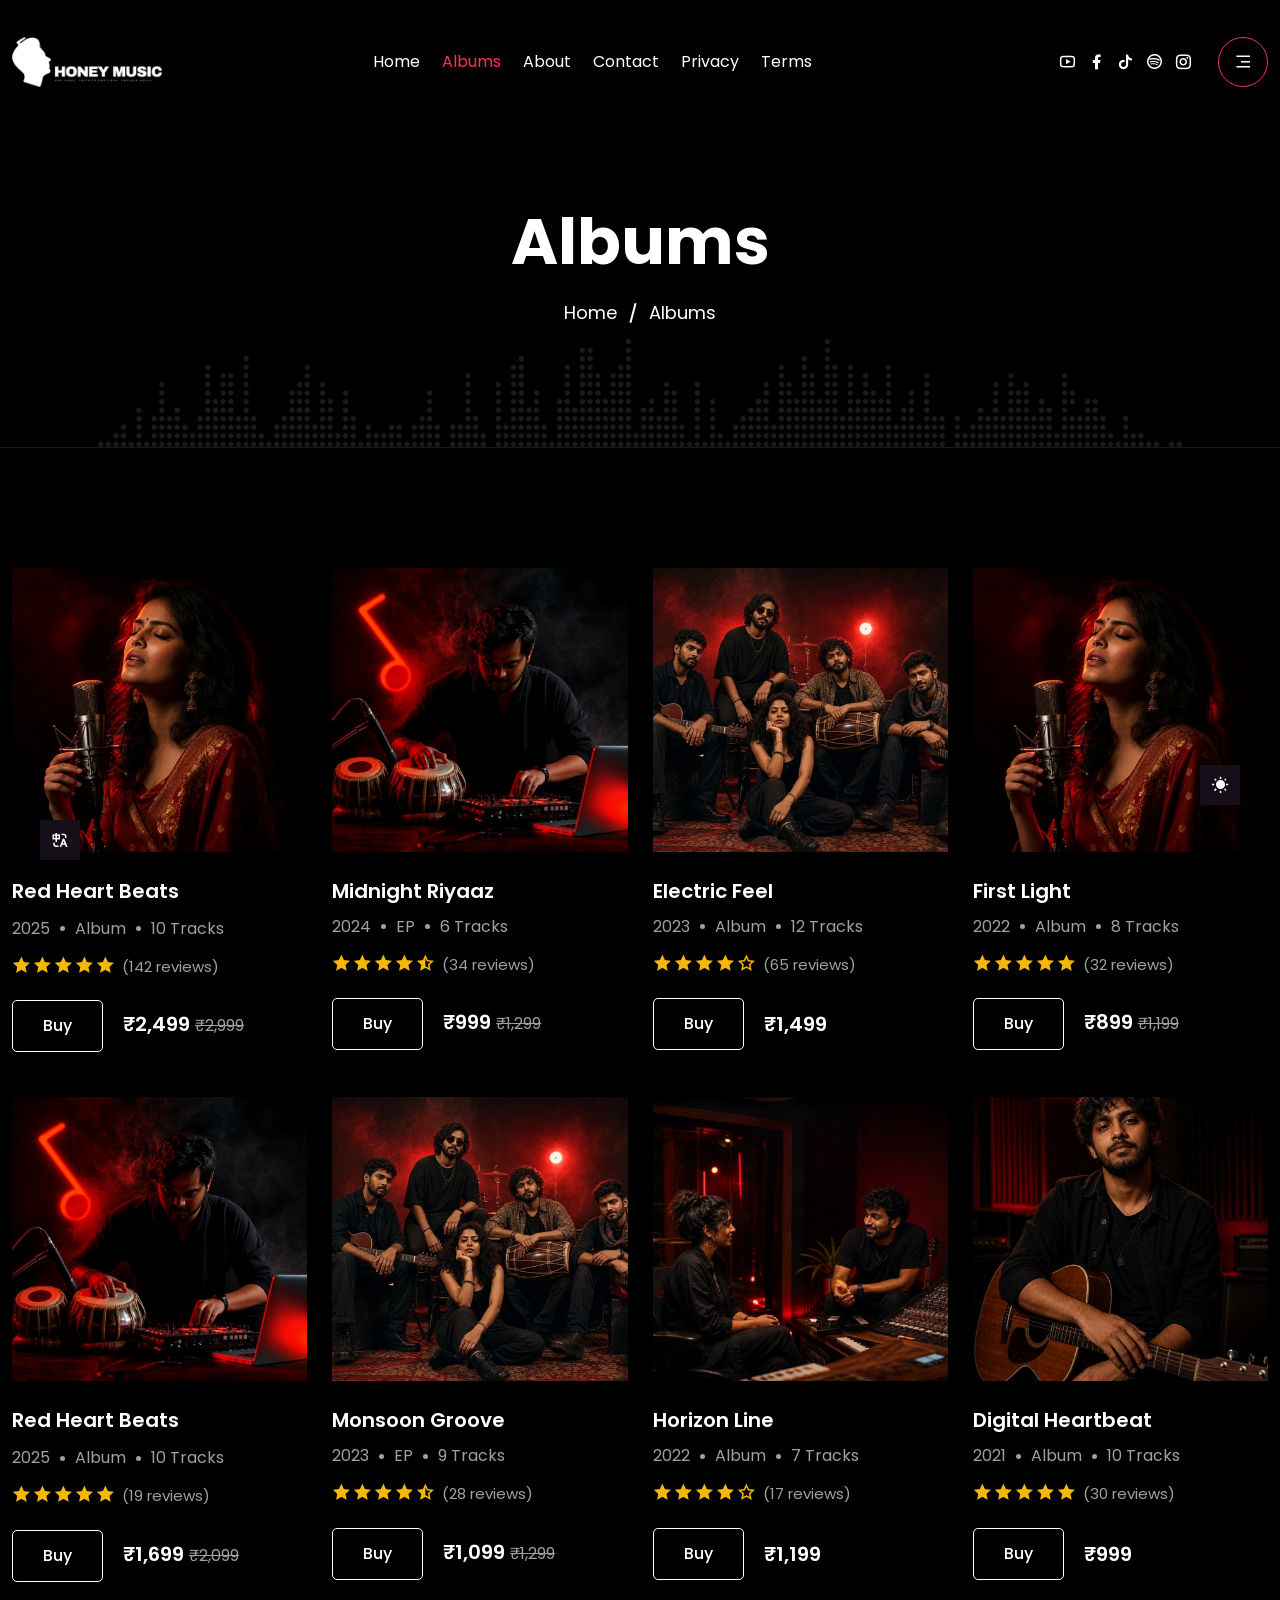
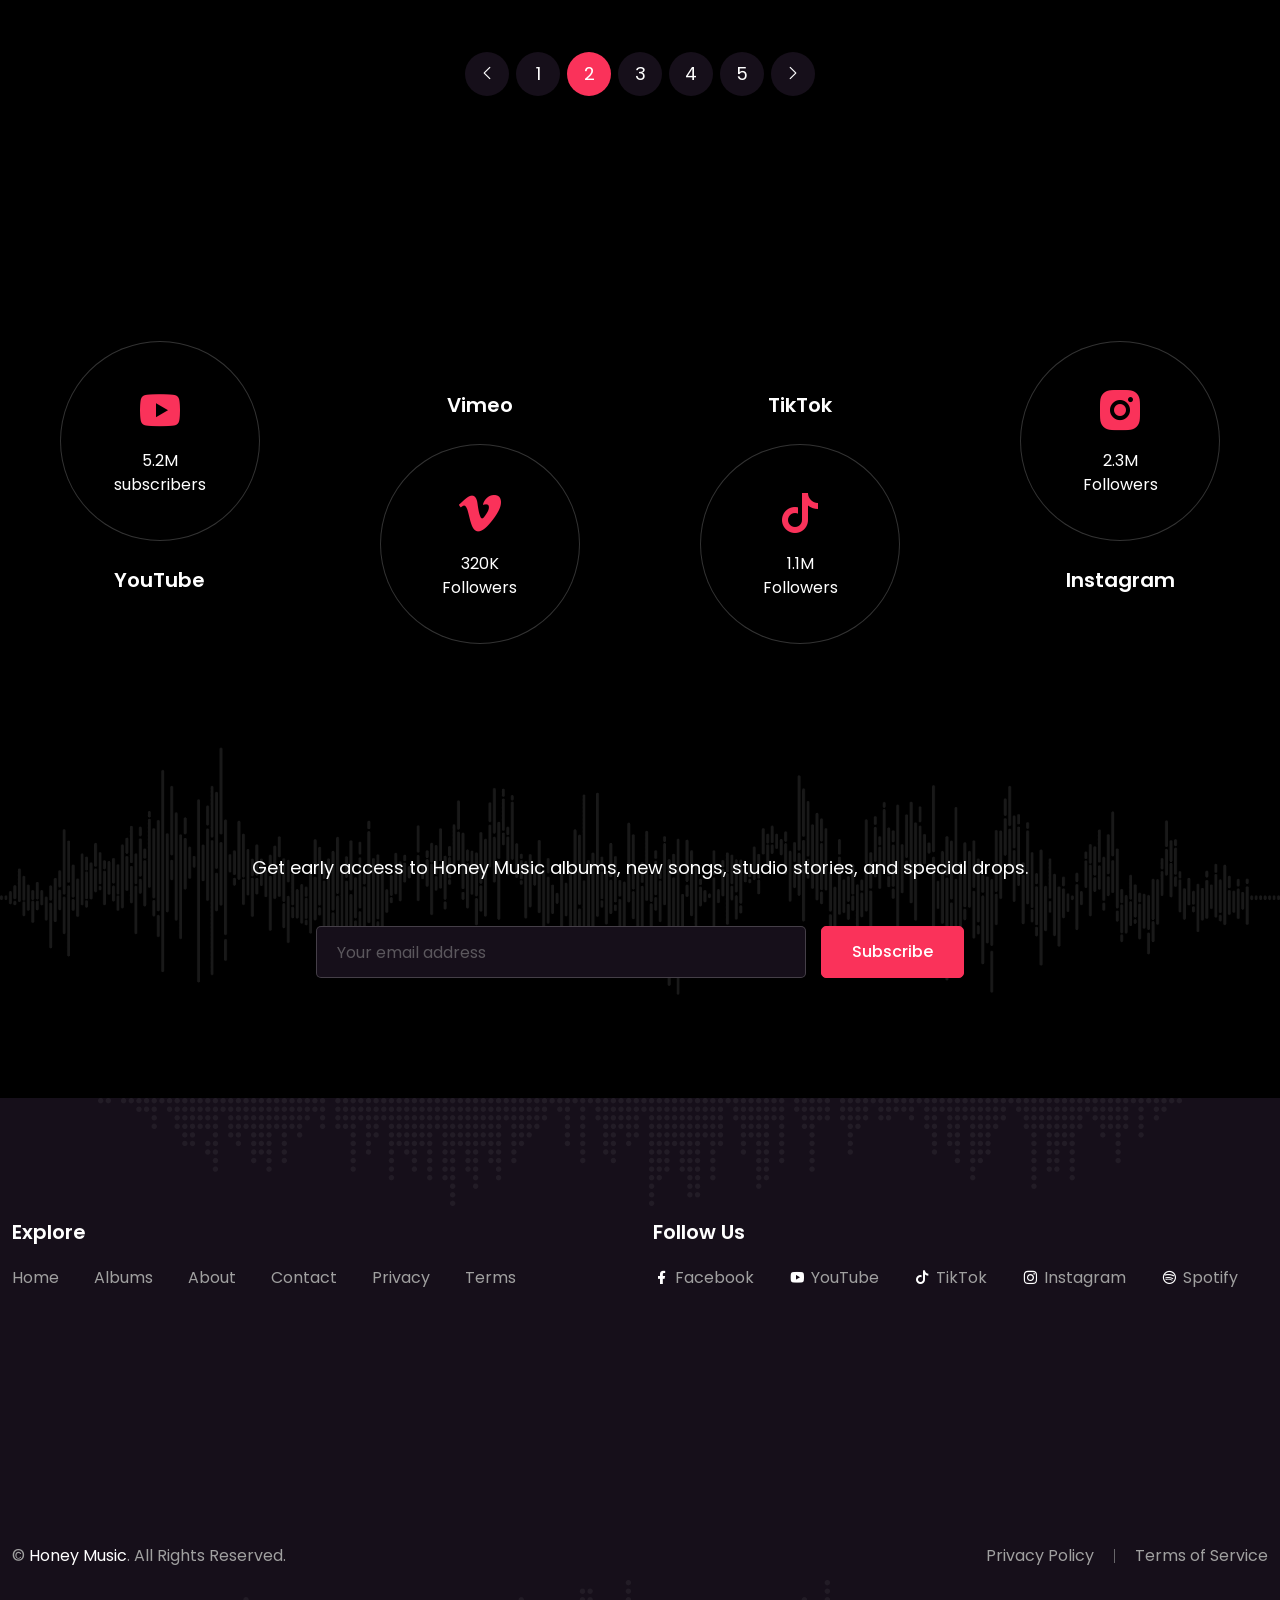
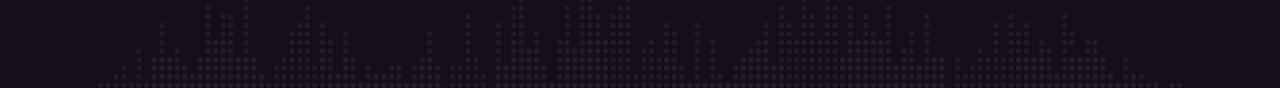
<file: albums.html>
﻿<!DOCTYPE html>

<html dir="ltr">
<head>
<!-- Required meta tags -->
<meta charset="utf-8"/>
<meta content="width=device-width, initial-scale=1.0" name="viewport"/>
<!-- Links Of CSS File -->
<link href="assets/css/remixicon.css" rel="stylesheet"/>
<link href="assets/css/flaticon_musfix.css" rel="stylesheet"/>
<link href="assets/css/swiper-bundle.min.css" rel="stylesheet"/>
<link href="assets/css/scrollCue.css" rel="stylesheet"/>
<link href="assets/css/style.css" rel="stylesheet"/><link href="assets/css/honey-music.css" rel="stylesheet"/>
<!-- Favicon -->
<link href="assets/images/honey-favicon.png" rel="icon" type="image/png"/>
<!-- Title -->
<title>Honey Music Albums</title>
<!-- Font Family -->
<link href="https://fonts.googleapis.com" rel="preconnect"/>
<link crossorigin="" href="https://fonts.gstatic.com" rel="preconnect"/>
<link href="assets/css/google-fonts-d1c35d038a.css" rel="stylesheet"/>
<meta content="Honey Music is an Indian independent music label for emotional songs, albums, music stories, and fan connection." name="description"/><meta content="Honey Music, Indian independent music label, albums, songs, music stories, fan connection" name="keywords"/><meta content="Honey Music Albums" property="og:title"/><meta content="Honey Music is an Indian independent music label for emotional songs, albums, music stories, and fan connection." property="og:description"/><meta content="website" property="og:type"/><meta content="assets/images/honey-music-logo.png" property="og:image"/><meta content="summary_large_image" name="twitter:card"/><script data-honey-schema="true" type="application/ld+json">{
  "@context": "https://schema.org",
  "@type": "Organization",
  "name": "Honey Music",
  "url": "https://honeymusic.in",
  "logo": "assets/images/honey-music-logo.png",
  "description": "Honey Music is an Indian independent music label for emotional songs, albums, music stories, and fan connection.",
  "email": "hello@honeymusic.com",
  "telephone": "+91 7702 934 002",
  "address": "Hyderabad, Telangana, India",
  "sameAs": [
    "https://facebook.com/honeymusic",
    "https://youtube.com/@honeymusic",
    "https://instagram.com/honeymusic",
    "https://open.spotify.com",
    "https://tiktok.com/@honeymusic"
  ]
}</script></head>
<body>
<!-- Preloader -->
<div class="fixed top-0 left-0 right-0 bottom-0 z-[999] bg-black light:bg-white flex items-center justify-center" id="preloader">
<div class="loader"></div>
</div>
<!-- End Preloader -->
<!-- Navbar -->
<div class="py-[15px] md:py-[25px] lg:py-[5px] xl:py-[30px] fixed top-0 left-0 right-0 z-[4] transition-all duration-300 ease-in-out" id="navbar">
<div class="container lg:!max-w-full xl:!max-w-[1650px]">
<div class="relative flex items-center flex-wrap lg:flex-nowrap justify-between lg:justify-start">
<a class="flex-none inline-block" href="index.html">
<img alt="Honey Music logo" class="honey-logo" src="assets/images/honey-music-logo-white.png"/>
</a>
<div class="flex-none lg:hidden">
<button class="navbar-burger-toggle inline-block leading-none" id="navbarBurgerToggle" type="button">
<span class="h-[3px] w-[30px] my-[5px] block bg-white"></span>
<span class="h-[3px] w-[30px] my-[5px] block bg-white"></span>
<span class="h-[3px] w-[30px] my-[5px] block bg-white"></span>
</button>
</div>
<div class="hidden lg:flex items-center grow basis-full basis-auto gap-[25px] xl:gap-[35px]">
<ul class="navbar-nav flex items-center flex-row gap-[25px] xl:gap-[35px] ltr:ml-auto rtl:mr-auto honey-nav-tight"><li class="nav-item relative"><a class="nav-link relative py-[20px] block text-white transition-all duration-300 ease-in-out hover:text-primary" href="index.html">Home</a></li><li class="nav-item relative"><a class="nav-link active relative py-[20px] block text-white transition-all duration-300 ease-in-out hover:text-primary" href="albums.html">Albums</a></li><li class="nav-item relative"><a class="nav-link relative py-[20px] block text-white transition-all duration-300 ease-in-out hover:text-primary" href="about.html">About</a></li><li class="nav-item relative"><a class="nav-link relative py-[20px] block text-white transition-all duration-300 ease-in-out hover:text-primary" href="contact.html">Contact</a></li><li class="nav-item relative"><a class="nav-link relative py-[20px] block text-white transition-all duration-300 ease-in-out hover:text-primary" href="privacy-policy.html">Privacy</a></li><li class="nav-item relative"><a class="nav-link relative py-[20px] block text-white transition-all duration-300 ease-in-out hover:text-primary" href="terms-of-service.html">Terms</a></li></ul>
<div class="flex items-center gap-[20px] xl:gap-[25px]">
<div class="flex items-center gap-[8px] xl:gap-[10px] text-lg leading-none">
<a class="block text-white hover:text-primary transition-all duration-300 ease-in-out" href="#" target="_blank">
<i class="ri-youtube-line"></i>
</a>
<a class="block text-white hover:text-primary transition-all duration-300 ease-in-out" href="#" target="_blank">
<i class="ri-facebook-fill"></i>
</a>
<a class="block text-white hover:text-primary transition-all duration-300 ease-in-out" href="#" target="_blank">
<i class="ri-tiktok-fill"></i>
</a>
<a class="block text-white hover:text-primary transition-all duration-300 ease-in-out" href="#" target="_blank">
<i class="ri-spotify-line"></i>
</a>
<a class="block text-white hover:text-primary transition-all duration-300 ease-in-out" href="#" target="_blank">
<i class="ri-instagram-line"></i>
</a>
</div>
<button class="navbar-burger-toggle flex items-center justify-center rounded-full text-lg w-[50px] h-[50px] text-white border border-primary transition-all duration-300 ease-in-out hover:bg-primary" id="navbarBurgerToggle" type="button">
<i class="ri-menu-3-fill"></i>
</button>
</div>
</div>
</div>
</div>
</div>
<!-- End Navbar -->
<!-- Sidebar Modal -->
<div class="sidebar-modal">
<div class="p-[20px] md:p-[30px] lg:px-[40px] py-[30px] border-b border-white/15 light:border-black/10">
<button class="inline-block w-[40px] h-[40px] flex items-center justify-center rounded-full border border-white/15 light:border-black/15 text-md leading-none text-white light:text-black transition-all duration-300 ease-in-out hover:text-white hover:bg-primary hover:border-primary" type="button">
<i class="flaticon-close"></i>
</button>
</div>
<div class="overflow-y-scroll h-screen scrollbar" data-lenis-prevent="">
<div class="p-[20px] md:p-[30px] lg:px-[40px] py-[30px] border-b border-white/15 light:border-black/10 lg:hidden">
<ul class="sidebar-navbar-nav"><li class="nav-item mb-[20px] last:mb-0"><a class="nav-link block relative text-white light:text-black transition-all duration-300 ease-in-out hover:text-primary" href="index.html">Home</a></li><li class="nav-item mb-[20px] last:mb-0"><a class="nav-link active block relative text-white light:text-black transition-all duration-300 ease-in-out hover:text-primary" href="albums.html">Albums</a></li><li class="nav-item mb-[20px] last:mb-0"><a class="nav-link block relative text-white light:text-black transition-all duration-300 ease-in-out hover:text-primary" href="about.html">About</a></li><li class="nav-item mb-[20px] last:mb-0"><a class="nav-link block relative text-white light:text-black transition-all duration-300 ease-in-out hover:text-primary" href="contact.html">Contact</a></li><li class="nav-item mb-[20px] last:mb-0"><a class="nav-link block relative text-white light:text-black transition-all duration-300 ease-in-out hover:text-primary" href="privacy-policy.html">Privacy</a></li><li class="nav-item mb-[20px] last:mb-0"><a class="nav-link block relative text-white light:text-black transition-all duration-300 ease-in-out hover:text-primary" href="terms-of-service.html">Terms</a></li></ul>
</div>
<div class="p-[20px] md:p-[30px] lg:p-[40px]">
<p>
                        Honey Music is a modern music label and music collective dedicated to powerful, emotion-driven sound, visual storytelling, and unforgettable fan experiences.
                    </p>
<div class="mt-[20px] md:mt-[30px] lg:mt-[40px]"></div>
<h3 class="!font-semibold text-base md:text-lg lg:text-xl mb-[15px] lg:mb-[20px]">
                        Get In Touch
                    </h3>
<ul>
<li class="group flex items-center gap-[15px] mb-[15px] md:mb-[20px] last:mb-0">
<div class="flex items-center justify-center flex-none bg-black light:bg-[#f9f9f9] border border-white/20 light:border-black/10 text-primary w-[51px] h-[51px] rounded-full text-2xl transition-all duration-300 ease-in-out group-hover:bg-primary group-hover:border-primary group-hover:text-white">
<i class="ri-mail-line"></i>
</div>
<div>
<span class="block font-semibold mb-[3px] text-[#a0a0a0] light:text-body">
                                    Email Us
                                </span>
<a class="light:text-black transition-all duration-300 ease-in-out hover:text-primary" href="mailto:hello@honeymusic.com">hello@honeymusic.com</a>
</div>
</li>
<li class="group flex items-center gap-[15px] mb-[15px] md:mb-[20px] last:mb-0">
<div class="flex items-center justify-center flex-none bg-black light:bg-[#f9f9f9] border border-white/20 light:border-black/10 text-primary w-[51px] h-[51px] rounded-full text-2xl transition-all duration-300 ease-in-out group-hover:bg-primary group-hover:border-primary group-hover:text-white">
<i class="ri-phone-line"></i>
</div>
<div>
<span class="block font-semibold mb-[3px] text-[#a0a0a0] light:text-body">
                                    Call Us
                                </span>
<a class="light:text-black transition-all duration-300 ease-in-out hover:text-primary" href="tel:+917702934002">
                                    +91 7702 934 002
                                </a>
</div>
</li>
<li class="group flex items-center gap-[15px] mb-[15px] md:mb-[20px] last:mb-0">
<div class="flex items-center justify-center flex-none bg-black light:bg-[#f9f9f9] border border-white/20 light:border-black/10 text-primary w-[51px] h-[51px] rounded-full text-2xl transition-all duration-300 ease-in-out group-hover:bg-primary group-hover:border-primary group-hover:text-white">
<i class="ri-map-pin-line"></i>
</div>
<div>
<span class="block font-semibold mb-[3px] text-[#a0a0a0] light:text-body">
                                    Visit Us
                                </span>
<a class="light:text-black transition-all duration-300 ease-in-out hover:text-primary" href="#" target="_blank">
                                    Hyderabad, Telangana, India
                                </a>
</div>
</li>
<li class="group flex items-center gap-[15px] mb-[15px] md:mb-[20px] last:mb-0">
<div class="flex items-center justify-center flex-none bg-black light:bg-[#f9f9f9] border border-white/20 light:border-black/10 text-primary w-[51px] h-[51px] rounded-full text-2xl transition-all duration-300 ease-in-out group-hover:bg-primary group-hover:border-primary group-hover:text-white">
<i class="ri-time-line"></i>
</div>
<div>
<span class="block font-semibold mb-[3px] text-[#a0a0a0] light:text-body">
                                    Response Time
                                </span>
<span class="block light:text-black">
                                    Within 24-48 hours
                                </span>
</div>
</li>
</ul>
<div class="mt-[20px] md:mt-[30px] lg:mt-[40px]"></div>
<h3 class="!font-semibold text-base md:text-lg lg:text-xl mb-[15px]">
                        Follow Us
                    </h3>
<ul class="flex items-center flex-wrap gap-[20px] text-lg">
<li>
<a class="flex items-center gap-[5px] leading-none transition-all duration-300 ease-in-out hover:text-primary" href="#">
<i class="ri-youtube-fill"></i>
</a>
</li>
<li>
<a class="flex items-center gap-[5px] leading-none transition-all duration-300 ease-in-out hover:text-primary" href="#">
<i class="ri-facebook-fill"></i>
</a>
</li>
<li>
<a class="flex items-center gap-[5px] leading-none transition-all duration-300 ease-in-out hover:text-primary" href="#">
<i class="ri-tiktok-fill"></i>
</a>
</li>
<li>
<a class="flex items-center gap-[5px] leading-none transition-all duration-300 ease-in-out hover:text-primary" href="#">
<i class="ri-instagram-line"></i>
</a>
</li>
<li>
<a class="flex items-center gap-[5px] leading-none transition-all duration-300 ease-in-out hover:text-primary" href="#">
<i class="ri-spotify-line"></i>
</a>
</li>
<li>
<a class="flex items-center gap-[5px] leading-none transition-all duration-300 ease-in-out hover:text-primary" href="#">
<i class="ri-soundcloud-fill"></i>
</a>
</li>
<li>
<a class="flex items-center gap-[5px] leading-none transition-all duration-300 ease-in-out hover:text-primary" href="#">
<i class="ri-vimeo-fill"></i>
</a>
</li>
</ul>
</div>
</div>
</div>
<div class="backdrop"></div>
<!-- End Sidebar Modal -->
<!-- Page Banner -->
<div class="text-center bg-black text-white pt-[110px] md:pt-[150px] lg:pt-[170px] xl:pt-[210px] pb-[60px] md:pb-[80px] lg:pb-[100px] xl:pb-[120px] border-b border-white/10 relative z-[1]">
<div class="container">
<h1 class="mb-[15px] md:mb-[20px] lg:mb-[25px] !text-white text-3xl md:text-5xl lg:text-6xl xl:text-[64px] text_animation">Albums</h1>
<ul class="md:text-base lg:text-lg flex items-center justify-center flex-wrap gap-[15px]">
<li>
<a class="transition-all duration-300 ease-in-out hover:text-primary" href="index.html">
                            Home
                        </a>
</li>
<li>
<div class="w-[2px] h-[15px] md:h-[20px] bg-white rotate-[15deg]"></div>
</li>
<li>
                        Albums
                    </li>
</ul>
</div>
<div class="absolute bottom-0 left-0 right-0 -z-[1] text-center mx-auto invert opacity-10">
<img alt="shape6" src="assets/images/shapes/shape6.png"/>
</div>
</div>
<!-- End Page Banner --><div class="py-[60px] md:py-[80px] lg:py-[100px] xl:py-[120px]">
<div class="container">
<div class="grid grid-cols-1 sm:grid-cols-2 lg:grid-cols-3 xl:grid-cols-4 gap-[25px] lg:gap-y-[45px]">
<div class="group">
<a class="block mb-[20px] md:mb-[25px] overflow-hidden" href="albums.html">
<img alt="discography-image" class="transition-all duration-300 ease-in-out group-hover:scale-110" src="assets/images/discography/discography2.jpg"/>
</a>
<h3 class="!font-semibold text-lg md:text-xl mb-[10px] md:mb-[12px]">
<a class="transition-all duration-300 ease-in-out hover:text-primary" href="albums.html">
                                Red Heart Beats
                            </a>
</h3>
<ul class="flex items-center flex-wrap gap-[10px] text-[#a0a0a0] light:text-body">
<li class="last:hidden">
                                2025
                            </li>
<li class="last:hidden">
<div class="w-[5px] h-[5px] rounded-full bg-[#a0a0a0] light:bg-body"></div>
</li>
<li class="last:hidden">
<a class="transition-all duration-300 ease-in-out hover:text-primary" href="albums.html">
                                    Album
                                </a>
</li>
<li class="last:hidden">
<div class="w-[5px] h-[5px] rounded-full bg-[#a0a0a0] light:bg-body"></div>
</li>
<li class="last:hidden">
<a class="transition-all duration-300 ease-in-out hover:text-primary" href="albums.html">
                                    10 Tracks
                                </a>
</li>
<li class="last:hidden">
<div class="w-[5px] h-[5px] rounded-full bg-[#a0a0a0] light:bg-body"></div>
</li>
</ul>
<div class="mt-[13px] leading-none flex items-center text-[#F4B70B] flex items-center gap-[2px] text-lg">
<i class="ri-star-fill"></i>
<i class="ri-star-fill"></i>
<i class="ri-star-fill"></i>
<i class="ri-star-fill"></i>
<i class="ri-star-fill"></i>
<span class="block text-[#a0a0a0] light:text-body text-sm md:text-15 relative top-[2px] ltr:ml-[5px] rtl:mr-[5px]">
                                (142 reviews)
                            </span>
</div>
<div class="flex items-center gap-[15px] md:gap-[20px] mt-[20px] md:mt-[25px]">
<a class="primary-btn with-border !border-white light:!border-black hover:!bg-white hover:!text-primary light:hover:!bg-black" href="albums.html">
                                Buy
                            </a>
<div class="flex items-bottom gap-[5px] leading-none font-semibold text-base md:text-lg lg:text-xl">
                                &#8377;2,499 <span class="font-normal text-sm md:text-15 lg:text-base text-[#a0a0a0] light:text-body line-through">&#8377;2,999</span>
</div>
</div>
</div>
<div class="group">
<a class="block mb-[20px] md:mb-[25px] overflow-hidden" href="albums.html">
<img alt="discography-image" class="transition-all duration-300 ease-in-out group-hover:scale-110" src="assets/images/discography/discography3.jpg"/>
</a>
<h3 class="!font-semibold text-lg md:text-xl mb-[10px]">
<a class="transition-all duration-300 ease-in-out hover:text-primary" href="albums.html">
                                Midnight Riyaaz
                            </a>
</h3>
<ul class="flex items-center flex-wrap gap-[10px] text-[#a0a0a0] light:text-body">
<li class="last:hidden">
                                2024
                            </li>
<li class="last:hidden">
<div class="w-[5px] h-[5px] rounded-full bg-[#a0a0a0] light:bg-body"></div>
</li>
<li class="last:hidden">
<a class="transition-all duration-300 ease-in-out hover:text-primary" href="albums.html">
                                    EP
                                </a>
</li>
<li class="last:hidden">
<div class="w-[5px] h-[5px] rounded-full bg-[#a0a0a0] light:bg-body"></div>
</li>
<li class="last:hidden">
<a class="transition-all duration-300 ease-in-out hover:text-primary" href="albums.html">
                                    6 Tracks
                                </a>
</li>
<li class="last:hidden">
<div class="w-[5px] h-[5px] rounded-full bg-[#a0a0a0] light:bg-body"></div>
</li>
</ul>
<div class="mt-[13px] leading-none flex items-center text-[#F4B70B] flex items-center gap-[2px] text-lg">
<i class="ri-star-fill"></i>
<i class="ri-star-fill"></i>
<i class="ri-star-fill"></i>
<i class="ri-star-fill"></i>
<i class="ri-star-half-fill"></i>
<span class="block text-[#a0a0a0] light:text-body text-sm md:text-15 relative top-[2px] ltr:ml-[5px] rtl:mr-[5px]">
                                (34 reviews)
                            </span>
</div>
<div class="flex items-center gap-[15px] md:gap-[20px] mt-[20px] md:mt-[25px]">
<a class="primary-btn with-border !border-white light:!border-black hover:!bg-white hover:!text-primary light:hover:!bg-black" href="albums.html">
                                Buy
                            </a>
<div class="flex items-bottom gap-[5px] leading-none font-semibold text-base md:text-lg lg:text-xl">
                                &#8377;999 <span class="font-normal text-sm md:text-15 lg:text-base text-[#a0a0a0] light:text-body line-through">&#8377;1,299</span>
</div>
</div>
</div>
<div class="group">
<a class="block mb-[20px] md:mb-[25px] overflow-hidden" href="albums.html">
<img alt="discography-image" class="transition-all duration-300 ease-in-out group-hover:scale-110" src="assets/images/discography/discography4.jpg"/>
</a>
<h3 class="!font-semibold text-lg md:text-xl mb-[10px]">
<a class="transition-all duration-300 ease-in-out hover:text-primary" href="albums.html">
                                Electric Feel
                            </a>
</h3>
<ul class="flex items-center flex-wrap gap-[10px] text-[#a0a0a0] light:text-body">
<li class="last:hidden">
                                2023
                            </li>
<li class="last:hidden">
<div class="w-[5px] h-[5px] rounded-full bg-[#a0a0a0] light:bg-body"></div>
</li>
<li class="last:hidden">
<a class="transition-all duration-300 ease-in-out hover:text-primary" href="albums.html">
                                    Album
                                </a>
</li>
<li class="last:hidden">
<div class="w-[5px] h-[5px] rounded-full bg-[#a0a0a0] light:bg-body"></div>
</li>
<li class="last:hidden">
<a class="transition-all duration-300 ease-in-out hover:text-primary" href="albums.html">
                                    12 Tracks
                                </a>
</li>
<li class="last:hidden">
<div class="w-[5px] h-[5px] rounded-full bg-[#a0a0a0] light:bg-body"></div>
</li>
</ul>
<div class="mt-[13px] leading-none flex items-center text-[#F4B70B] flex items-center gap-[2px] text-lg">
<i class="ri-star-fill"></i>
<i class="ri-star-fill"></i>
<i class="ri-star-fill"></i>
<i class="ri-star-fill"></i>
<i class="ri-star-line"></i>
<span class="block text-[#a0a0a0] light:text-body text-sm md:text-15 relative top-[2px] ltr:ml-[5px] rtl:mr-[5px]">
                                (65 reviews)
                            </span>
</div>
<div class="flex items-center gap-[15px] md:gap-[20px] mt-[20px] md:mt-[25px]">
<a class="primary-btn with-border !border-white light:!border-black hover:!bg-white hover:!text-primary light:hover:!bg-black" href="albums.html">
                                Buy
                            </a>
<div class="flex items-bottom gap-[5px] leading-none font-semibold text-base md:text-lg lg:text-xl">
                                &#8377;1,499
                            </div>
</div>
</div>
<div class="group">
<a class="block mb-[20px] md:mb-[25px] overflow-hidden" href="albums.html">
<img alt="discography-image" class="transition-all duration-300 ease-in-out group-hover:scale-110" src="assets/images/discography/discography5.jpg"/>
</a>
<h3 class="!font-semibold text-lg md:text-xl mb-[10px]">
<a class="transition-all duration-300 ease-in-out hover:text-primary" href="albums.html">
                                First Light
                            </a>
</h3>
<ul class="flex items-center flex-wrap gap-[10px] text-[#a0a0a0] light:text-body">
<li class="last:hidden">
                                2022
                            </li>
<li class="last:hidden">
<div class="w-[5px] h-[5px] rounded-full bg-[#a0a0a0] light:bg-body"></div>
</li>
<li class="last:hidden">
<a class="transition-all duration-300 ease-in-out hover:text-primary" href="albums.html">
                                    Album
                                </a>
</li>
<li class="last:hidden">
<div class="w-[5px] h-[5px] rounded-full bg-[#a0a0a0] light:bg-body"></div>
</li>
<li class="last:hidden">
<a class="transition-all duration-300 ease-in-out hover:text-primary" href="albums.html">
                                    8 Tracks
                                </a>
</li>
<li class="last:hidden">
<div class="w-[5px] h-[5px] rounded-full bg-[#a0a0a0] light:bg-body"></div>
</li>
</ul>
<div class="mt-[13px] leading-none flex items-center text-[#F4B70B] flex items-center gap-[2px] text-lg">
<i class="ri-star-fill"></i>
<i class="ri-star-fill"></i>
<i class="ri-star-fill"></i>
<i class="ri-star-fill"></i>
<i class="ri-star-fill"></i>
<span class="block text-[#a0a0a0] light:text-body text-sm md:text-15 relative top-[2px] ltr:ml-[5px] rtl:mr-[5px]">
                                (32 reviews)
                            </span>
</div>
<div class="flex items-center gap-[15px] md:gap-[20px] mt-[20px] md:mt-[25px]">
<a class="primary-btn with-border !border-white light:!border-black hover:!bg-white hover:!text-primary light:hover:!bg-black" href="albums.html">
                                Buy
                            </a>
<div class="flex items-bottom gap-[5px] leading-none font-semibold text-base md:text-lg lg:text-xl">
                                &#8377;899 <span class="font-normal text-sm md:text-15 lg:text-base text-[#a0a0a0] light:text-body line-through">&#8377;1,199</span>
</div>
</div>
</div>
<div class="group">
<a class="block mb-[20px] md:mb-[25px] overflow-hidden" href="albums.html">
<img alt="discography-image" class="transition-all duration-300 ease-in-out group-hover:scale-110" src="assets/images/discography/discography6.jpg"/>
</a>
<h3 class="!font-semibold text-lg md:text-xl mb-[10px] md:mb-[12px]">
<a class="transition-all duration-300 ease-in-out hover:text-primary" href="albums.html">
                                Red Heart Beats
                            </a>
</h3>
<ul class="flex items-center flex-wrap gap-[10px] text-[#a0a0a0] light:text-body">
<li class="last:hidden">
                                2025
                            </li>
<li class="last:hidden">
<div class="w-[5px] h-[5px] rounded-full bg-[#a0a0a0] light:bg-body"></div>
</li>
<li class="last:hidden">
<a class="transition-all duration-300 ease-in-out hover:text-primary" href="albums.html">
                                    Album
                                </a>
</li>
<li class="last:hidden">
<div class="w-[5px] h-[5px] rounded-full bg-[#a0a0a0] light:bg-body"></div>
</li>
<li class="last:hidden">
<a class="transition-all duration-300 ease-in-out hover:text-primary" href="albums.html">
                                    10 Tracks
                                </a>
</li>
<li class="last:hidden">
<div class="w-[5px] h-[5px] rounded-full bg-[#a0a0a0] light:bg-body"></div>
</li>
</ul>
<div class="mt-[13px] leading-none flex items-center text-[#F4B70B] flex items-center gap-[2px] text-lg">
<i class="ri-star-fill"></i>
<i class="ri-star-fill"></i>
<i class="ri-star-fill"></i>
<i class="ri-star-fill"></i>
<i class="ri-star-fill"></i>
<span class="block text-[#a0a0a0] light:text-body text-sm md:text-15 relative top-[2px] ltr:ml-[5px] rtl:mr-[5px]">
                                (19 reviews)
                            </span>
</div>
<div class="flex items-center gap-[15px] md:gap-[20px] mt-[20px] md:mt-[25px]">
<a class="primary-btn with-border !border-white light:!border-black hover:!bg-white hover:!text-primary light:hover:!bg-black" href="albums.html">
                                Buy
                            </a>
<div class="flex items-bottom gap-[5px] leading-none font-semibold text-base md:text-lg lg:text-xl">
                                &#8377;1,699 <span class="font-normal text-sm md:text-15 lg:text-base text-[#a0a0a0] light:text-body line-through">&#8377;2,099</span>
</div>
</div>
</div>
<div class="group">
<a class="block mb-[20px] md:mb-[25px] overflow-hidden" href="albums.html">
<img alt="discography-image" class="transition-all duration-300 ease-in-out group-hover:scale-110" src="assets/images/discography/discography7.jpg"/>
</a>
<h3 class="!font-semibold text-lg md:text-xl mb-[10px]">
<a class="transition-all duration-300 ease-in-out hover:text-primary" href="albums.html">
                                Monsoon Groove
                            </a>
</h3>
<ul class="flex items-center flex-wrap gap-[10px] text-[#a0a0a0] light:text-body">
<li class="last:hidden">
                                2023
                            </li>
<li class="last:hidden">
<div class="w-[5px] h-[5px] rounded-full bg-[#a0a0a0] light:bg-body"></div>
</li>
<li class="last:hidden">
<a class="transition-all duration-300 ease-in-out hover:text-primary" href="albums.html">
                                    EP
                                </a>
</li>
<li class="last:hidden">
<div class="w-[5px] h-[5px] rounded-full bg-[#a0a0a0] light:bg-body"></div>
</li>
<li class="last:hidden">
<a class="transition-all duration-300 ease-in-out hover:text-primary" href="albums.html">
                                    9 Tracks
                                </a>
</li>
<li class="last:hidden">
<div class="w-[5px] h-[5px] rounded-full bg-[#a0a0a0] light:bg-body"></div>
</li>
</ul>
<div class="mt-[13px] leading-none flex items-center text-[#F4B70B] flex items-center gap-[2px] text-lg">
<i class="ri-star-fill"></i>
<i class="ri-star-fill"></i>
<i class="ri-star-fill"></i>
<i class="ri-star-fill"></i>
<i class="ri-star-half-fill"></i>
<span class="block text-[#a0a0a0] light:text-body text-sm md:text-15 relative top-[2px] ltr:ml-[5px] rtl:mr-[5px]">
                                (28 reviews)
                            </span>
</div>
<div class="flex items-center gap-[15px] md:gap-[20px] mt-[20px] md:mt-[25px]">
<a class="primary-btn with-border !border-white light:!border-black hover:!bg-white hover:!text-primary light:hover:!bg-black" href="albums.html">
                                Buy
                            </a>
<div class="flex items-bottom gap-[5px] leading-none font-semibold text-base md:text-lg lg:text-xl">
                                &#8377;1,099 <span class="font-normal text-sm md:text-15 lg:text-base text-[#a0a0a0] light:text-body line-through">&#8377;1,299</span>
</div>
</div>
</div>
<div class="group">
<a class="block mb-[20px] md:mb-[25px] overflow-hidden" href="albums.html">
<img alt="discography-image" class="transition-all duration-300 ease-in-out group-hover:scale-110" src="assets/images/discography/discography8.jpg"/>
</a>
<h3 class="!font-semibold text-lg md:text-xl mb-[10px]">
<a class="transition-all duration-300 ease-in-out hover:text-primary" href="albums.html">
                                Horizon Line
                            </a>
</h3>
<ul class="flex items-center flex-wrap gap-[10px] text-[#a0a0a0] light:text-body">
<li class="last:hidden">
                                2022
                            </li>
<li class="last:hidden">
<div class="w-[5px] h-[5px] rounded-full bg-[#a0a0a0] light:bg-body"></div>
</li>
<li class="last:hidden">
<a class="transition-all duration-300 ease-in-out hover:text-primary" href="albums.html">
                                    Album
                                </a>
</li>
<li class="last:hidden">
<div class="w-[5px] h-[5px] rounded-full bg-[#a0a0a0] light:bg-body"></div>
</li>
<li class="last:hidden">
<a class="transition-all duration-300 ease-in-out hover:text-primary" href="albums.html">
                                    7 Tracks
                                </a>
</li>
<li class="last:hidden">
<div class="w-[5px] h-[5px] rounded-full bg-[#a0a0a0] light:bg-body"></div>
</li>
</ul>
<div class="mt-[13px] leading-none flex items-center text-[#F4B70B] flex items-center gap-[2px] text-lg">
<i class="ri-star-fill"></i>
<i class="ri-star-fill"></i>
<i class="ri-star-fill"></i>
<i class="ri-star-fill"></i>
<i class="ri-star-line"></i>
<span class="block text-[#a0a0a0] light:text-body text-sm md:text-15 relative top-[2px] ltr:ml-[5px] rtl:mr-[5px]">
                                (17 reviews)
                            </span>
</div>
<div class="flex items-center gap-[15px] md:gap-[20px] mt-[20px] md:mt-[25px]">
<a class="primary-btn with-border !border-white light:!border-black hover:!bg-white hover:!text-primary light:hover:!bg-black" href="albums.html">
                                Buy
                            </a>
<div class="flex items-bottom gap-[5px] leading-none font-semibold text-base md:text-lg lg:text-xl">
                                &#8377;1,199
                            </div>
</div>
</div>
<div class="group">
<a class="block mb-[20px] md:mb-[25px] overflow-hidden" href="albums.html">
<img alt="discography-image" class="transition-all duration-300 ease-in-out group-hover:scale-110" src="assets/images/discography/discography9.jpg"/>
</a>
<h3 class="!font-semibold text-lg md:text-xl mb-[10px]">
<a class="transition-all duration-300 ease-in-out hover:text-primary" href="albums.html">
                                Digital Heartbeat
                            </a>
</h3>
<ul class="flex items-center flex-wrap gap-[10px] text-[#a0a0a0] light:text-body">
<li class="last:hidden">
                                2021
                            </li>
<li class="last:hidden">
<div class="w-[5px] h-[5px] rounded-full bg-[#a0a0a0] light:bg-body"></div>
</li>
<li class="last:hidden">
<a class="transition-all duration-300 ease-in-out hover:text-primary" href="albums.html">
                                    Album
                                </a>
</li>
<li class="last:hidden">
<div class="w-[5px] h-[5px] rounded-full bg-[#a0a0a0] light:bg-body"></div>
</li>
<li class="last:hidden">
<a class="transition-all duration-300 ease-in-out hover:text-primary" href="albums.html">
                                    10 Tracks
                                </a>
</li>
<li class="last:hidden">
<div class="w-[5px] h-[5px] rounded-full bg-[#a0a0a0] light:bg-body"></div>
</li>
</ul>
<div class="mt-[13px] leading-none flex items-center text-[#F4B70B] flex items-center gap-[2px] text-lg">
<i class="ri-star-fill"></i>
<i class="ri-star-fill"></i>
<i class="ri-star-fill"></i>
<i class="ri-star-fill"></i>
<i class="ri-star-fill"></i>
<span class="block text-[#a0a0a0] light:text-body text-sm md:text-15 relative top-[2px] ltr:ml-[5px] rtl:mr-[5px]">
                                (30 reviews)
                            </span>
</div>
<div class="flex items-center gap-[15px] md:gap-[20px] mt-[20px] md:mt-[25px]">
<a class="primary-btn with-border !border-white light:!border-black hover:!bg-white hover:!text-primary light:hover:!bg-black" href="albums.html">
                                Buy
                            </a>
<div class="flex items-bottom gap-[5px] leading-none font-semibold text-base md:text-lg lg:text-xl">
                                &#8377;999
                            </div>
</div>
</div>
</div>
<nav class="text-center mt-[40px] md:mt-[50px] lg:mt-[60px] xl:mt-[70px]">
<ul class="flex items-center flex-wrap justify-center gap-[5px] md:gap-[7px]">
<li>
<a class="bg-navy-black light:bg-[#f9f9f9] flex items-center justify-center w-[38px] h-[38px] md:w-[44px] md:h-[44px] rounded-full text-md md:text-lg transition-all duration-300 ease-in-out hover:bg-primary hover:text-white" href="javascript:void(0);">
<i class="flaticon-left-chevron rtl:-scale-x-100 leading-none relative top-px"></i>
</a>
</li>
<li>
<a class="bg-navy-black light:bg-[#f9f9f9] flex items-center justify-center w-[38px] h-[38px] md:w-[44px] md:h-[44px] rounded-full text-md md:text-lg transition-all duration-300 ease-in-out hover:bg-primary hover:text-white" href="javascript:void(0);">
                                1
                            </a>
</li>
<li>
<a class="bg-primary text-white flex items-center justify-center w-[38px] h-[38px] md:w-[44px] md:h-[44px] rounded-full text-md md:text-lg" href="javascript:void(0);">
                                2
                            </a>
</li>
<li>
<a class="bg-navy-black light:bg-[#f9f9f9] flex items-center justify-center w-[38px] h-[38px] md:w-[44px] md:h-[44px] rounded-full text-md md:text-lg transition-all duration-300 ease-in-out hover:bg-primary hover:text-white" href="javascript:void(0);">
                                3
                            </a>
</li>
<li>
<a class="bg-navy-black light:bg-[#f9f9f9] flex items-center justify-center w-[38px] h-[38px] md:w-[44px] md:h-[44px] rounded-full text-md md:text-lg transition-all duration-300 ease-in-out hover:bg-primary hover:text-white" href="javascript:void(0);">
                                4
                            </a>
</li>
<li>
<a class="bg-navy-black light:bg-[#f9f9f9] flex items-center justify-center w-[38px] h-[38px] md:w-[44px] md:h-[44px] rounded-full text-md md:text-lg transition-all duration-300 ease-in-out hover:bg-primary hover:text-white" href="javascript:void(0);">
                                5
                            </a>
</li>
<li>
<a class="bg-navy-black light:bg-[#f9f9f9] flex items-center justify-center w-[38px] h-[38px] md:w-[44px] md:h-[44px] rounded-full text-md md:text-lg transition-all duration-300 ease-in-out hover:bg-primary hover:text-white" href="javascript:void(0);">
<i class="flaticon-left-chevron ltr:-scale-x-100 leading-none relative top-px"></i>
</a>
</li>
</ul>
</nav>
</div>
</div><!-- Channels -->
<div class="container">
<h2 class="mb-[25px] md:mb-[35px] lg:mb-[45px] xl:mb-[55px] !font-semibold text-3xl md:text-5xl lg:text-6xl xl:text-[64px] leading-[1.1] text-center text_animation">
                Our Channels
            </h2>
<div class="grid grid-cols-1 sm:grid-cols-2 lg:grid-cols-4 gap-[25px]" data-cues="slideInUp" data-group="channelsContent">
<div class="group text-center">
<div class="flex items-center justify-center bg-black light:bg-white border border-white/20 light:border-black/10 w-[150px] md:w-[200px] h-[150px] md:h-[200px] rounded-full mx-auto mb-[20px] md:mb-[25px] relative">
<div>
<i class="ri-youtube-fill text-4xl md:text-5xl leading-none text-primary"></i>
<span class="block mt-[10px] md:mt-[15px] mx-auto max-w-[100px]">
                                5.2M subscribers
                            </span>
</div>
<a class="absolute top-0 left-0 right-0 bottom-0 block rounded-full z-[1]" href="#" target="_blank"></a>
</div>
<h3 class="!font-semibold text-lg md:text-xl mb-0">
<a class="transition-all duration-300 ease-in-out hover:text-primary" href="#" target="_blank">
                            YouTube
                        </a>
</h3>
</div>
<div class="group text-center lg:mt-[50px]">
<h3 class="!font-semibold text-lg md:text-xl mb-0">
<a class="transition-all duration-300 ease-in-out hover:text-primary" href="#" target="_blank">
                            Vimeo
                        </a>
</h3>
<div class="flex items-center justify-center bg-black light:bg-white border border-white/20 light:border-black/10 w-[150px] md:w-[200px] h-[150px] md:h-[200px] rounded-full mx-auto mt-[20px] md:mt-[25px] relative">
<div>
<i class="ri-vimeo-fill text-4xl md:text-5xl leading-none text-primary"></i>
<span class="block mt-[10px] md:mt-[15px] mx-auto max-w-[100px]">
                                320K Followers
                            </span>
</div>
<a class="absolute top-0 left-0 right-0 bottom-0 block rounded-full z-[1]" href="#" target="_blank"></a>
</div>
</div>
<div class="group text-center lg:mt-[50px]">
<h3 class="!font-semibold text-lg md:text-xl mb-0">
<a class="transition-all duration-300 ease-in-out hover:text-primary" href="#" target="_blank">
                            TikTok
                        </a>
</h3>
<div class="flex items-center justify-center bg-black light:bg-white border border-white/20 light:border-black/10 w-[150px] md:w-[200px] h-[150px] md:h-[200px] rounded-full mx-auto mt-[20px] md:mt-[25px] relative">
<div>
<i class="ri-tiktok-fill text-4xl md:text-5xl leading-none text-primary"></i>
<span class="block mt-[10px] md:mt-[15px] mx-auto max-w-[100px]">
                                1.1M Followers
                            </span>
</div>
<a class="absolute top-0 left-0 right-0 bottom-0 block rounded-full z-[1]" href="#" target="_blank"></a>
</div>
</div>
<div class="group text-center">
<div class="flex items-center justify-center bg-black light:bg-white border border-white/20 light:border-black/10 w-[150px] md:w-[200px] h-[150px] md:h-[200px] rounded-full mx-auto mb-[20px] md:mb-[25px] relative">
<div>
<i class="ri-instagram-fill text-4xl md:text-5xl leading-none text-primary"></i>
<span class="block mt-[10px] md:mt-[15px] mx-auto max-w-[100px]">
                                2.3M Followers
                            </span>
</div>
<a class="absolute top-0 left-0 right-0 bottom-0 block rounded-full z-[1]" href="#" target="_blank"></a>
</div>
<h3 class="!font-semibold text-lg md:text-xl mb-0">
<a class="transition-all duration-300 ease-in-out hover:text-primary" href="#" target="_blank">
                            Instagram
                        </a>
</h3>
</div>
</div>
</div>
<!-- End Channels -->
<!-- Subscribe -->
<div class="py-[60px] md:py-[80px] lg:py-[100px] xl:py-[120px] relative z-[1] text-center">
<div class="container">
<h2 class="mb-[15px] md:mb-[20px] !font-semibold text-3xl md:text-5xl lg:text-6xl xl:text-[64px] leading-[1.1] text_animation">
                    Stay Updated On New Albums
                </h2>
<p class="md:text-base lg:text-lg">
                    Get early access to Honey Music albums, new songs, studio stories, and special drops.
                </p>
<form action="#" class="mt-[25px] md:mt-[30px] lg:mt-[40px] xl:mt-[45px] mx-auto md:max-w-[648px] md:flex items-center gap-[15px]">
<input class="form-input md:!h-[52px] rounded-[5px] !border-white/20 light:!border-black/20 focus:!border-primary" placeholder="Your email address" type="text"/>
<button class="primary-btn !py-[12px] md:!py-[13px] mt-[15px] md:mt-0 flex-none" type="submit">
                        Subscribe
                    </button>
</form>
</div>
<div class="absolute top-1/2 -translate-y-1/2 left-0 right-0 -z-[1] text-center mx-auto light:opacity-30 light:invert">
<img alt="shape3" class="w-full" src="assets/images/shapes/shape3.png"/>
</div>
</div>
<!-- End Subscribe -->
<!-- Footer -->
<footer class="bg-navy-black text-white py-[60px] md:py-[80px] lg:py-[100px] xl:py-[120px] relative z-[1]">
<div class="container">
<div class="grid grid-cols-1 lg:grid-cols-2 gap-[25px]">
<div>
<h3 class="!text-white !font-semibold text-base md:text-lg lg:text-xl mb-[15px] md:mb-[20px]">
                            Explore
                        </h3>
<ul class="flex items-center flex-wrap gap-x-[20px] gap-y-[12px] md:gap-x-[25px] xl:gap-[35px]"><li><a class="text-[#a0a0a0] transition-all duration-300 ease-in-out hover:text-primary" href="index.html">Home</a></li><li><a class="text-[#a0a0a0] transition-all duration-300 ease-in-out hover:text-primary" href="albums.html">Albums</a></li><li><a class="text-[#a0a0a0] transition-all duration-300 ease-in-out hover:text-primary" href="about.html">About</a></li><li><a class="text-[#a0a0a0] transition-all duration-300 ease-in-out hover:text-primary" href="contact.html">Contact</a></li><li><a class="text-[#a0a0a0] transition-all duration-300 ease-in-out hover:text-primary" href="privacy-policy.html">Privacy</a></li><li><a class="text-[#a0a0a0] transition-all duration-300 ease-in-out hover:text-primary" href="terms-of-service.html">Terms</a></li></ul>
</div>
<div>
<h3 class="!text-white !font-semibold text-base md:text-lg lg:text-xl mb-[15px] md:mb-[20px]">
                            Follow Us
                        </h3>
<ul class="flex items-center flex-wrap gap-x-[20px] gap-y-[12px] md:gap-x-[25px] xl:gap-[35px]"><li><a class="flex items-center gap-[5px] text-[#a0a0a0] transition-all duration-300 ease-in-out hover:text-primary" href="https://facebook.com/honeymusic"><i class="ri-facebook-fill text-white relative -top-px"></i> Facebook</a></li><li><a class="flex items-center gap-[5px] text-[#a0a0a0] transition-all duration-300 ease-in-out hover:text-primary" href="https://youtube.com/@honeymusic"><i class="ri-youtube-fill text-white relative -top-px"></i> YouTube</a></li><li><a class="flex items-center gap-[5px] text-[#a0a0a0] transition-all duration-300 ease-in-out hover:text-primary" href="https://tiktok.com/@honeymusic"><i class="ri-tiktok-fill text-white relative -top-px"></i> TikTok</a></li><li><a class="flex items-center gap-[5px] text-[#a0a0a0] transition-all duration-300 ease-in-out hover:text-primary" href="https://instagram.com/honeymusic"><i class="ri-instagram-line text-white relative -top-px"></i> Instagram</a></li><li><a class="flex items-center gap-[5px] text-[#a0a0a0] transition-all duration-300 ease-in-out hover:text-primary" href="https://open.spotify.com"><i class="ri-spotify-line text-white relative -top-px"></i> Spotify</a></li></ul>
</div>
</div>
<div class="py-[15px] md:py-[20px]"></div>
<a class="block text-center text_animation" href="index.html">
<img alt="honey music" class="honey-logo" src="assets/images/honey-music-logo-white.png"/>
</a>
<div class="py-[15px] md:py-[20px]"></div>
<div class="text-center ltr:md:text-left rtl:md:text-right grid grid-cols-1 md:grid-cols-2 gap-[15px] md:gap-[25px] items-center">
<p class="text-[#a0a0a0] !mb-0">© <span class="text-white">Honey Music</span>. All Rights Reserved.</p>
<ul class="flex items-center justify-center md:justify-end flex-wrap gap-[10px] md:gap-[15px] lg:gap-[20px]">
<li>
<a class="text-[#a0a0a0] transition-all duration-300 ease-in-out hover:text-primary" href="privacy-policy.html">
                                Privacy Policy
                            </a>
</li>
<li>
<div class="w-px h-[14px] bg-[#a0a0a0] opacity-60"></div>
</li>
<li>
<a class="text-[#a0a0a0] transition-all duration-300 ease-in-out hover:text-primary" href="terms-of-service.html">
                                Terms of Service
                            </a>
</li>
</ul>
</div>
</div>
<div class="absolute top-0 left-0 right-0 -z-[1] text-center mx-auto -scale-100 invert opacity-5">
<img alt="shape6" src="assets/images/shapes/shape6.png"/>
</div>
<div class="absolute bottom-0 left-0 right-0 -z-[1] text-center mx-auto invert opacity-5">
<img alt="shape6" src="assets/images/shapes/shape6.png"/>
</div>
</footer>
<!-- End Footer -->
<!-- Back To Top -->
<button id="backToTopBtn" type="button">
<i class="flaticon-up-arrow"></i>
</button>
<!-- End Back To Top -->
<!-- Light/Dark Mode -->
<button id="lightDarkToggle" type="button">
<i class="ri-moon-fill"></i>
</button>
<!-- End Light/Dark Mode -->
<!-- LTR/RTL Mode -->
<button id="ltrRtlToggle" type="button">
<i class="ri-translate"></i>
</button>
<!-- End LTR/RTL Mode -->
<!-- Links Of JS File -->
<script data-cfasync="false" src="cdn-cgi/scripts/5c5dd728/cloudflare-static/email-decode.min.js"></script><script src="assets/js/swiper-bundle.min.js"></script>
<script src="assets/js/parallax.min.js"></script>
<script src="assets/js/gsap.min.js"></script>
<script src="assets/js/ScrollTrigger.min.js"></script>
<script src="assets/js/SplitText.min.js"></script>
<script src="assets/js/scrollCue.min.js"></script>
<script src="assets/js/ukiyo.min.js"></script>
<script src="assets/js/lenis.js"></script>
<script src="assets/js/fslightbox.js"></script>
<script src="assets/js/gsap-custom.js"></script>
<script src="assets/js/custom.js"></script><script src="assets/js/honey-dynamic.js"></script>
</body>
</html>
</file>
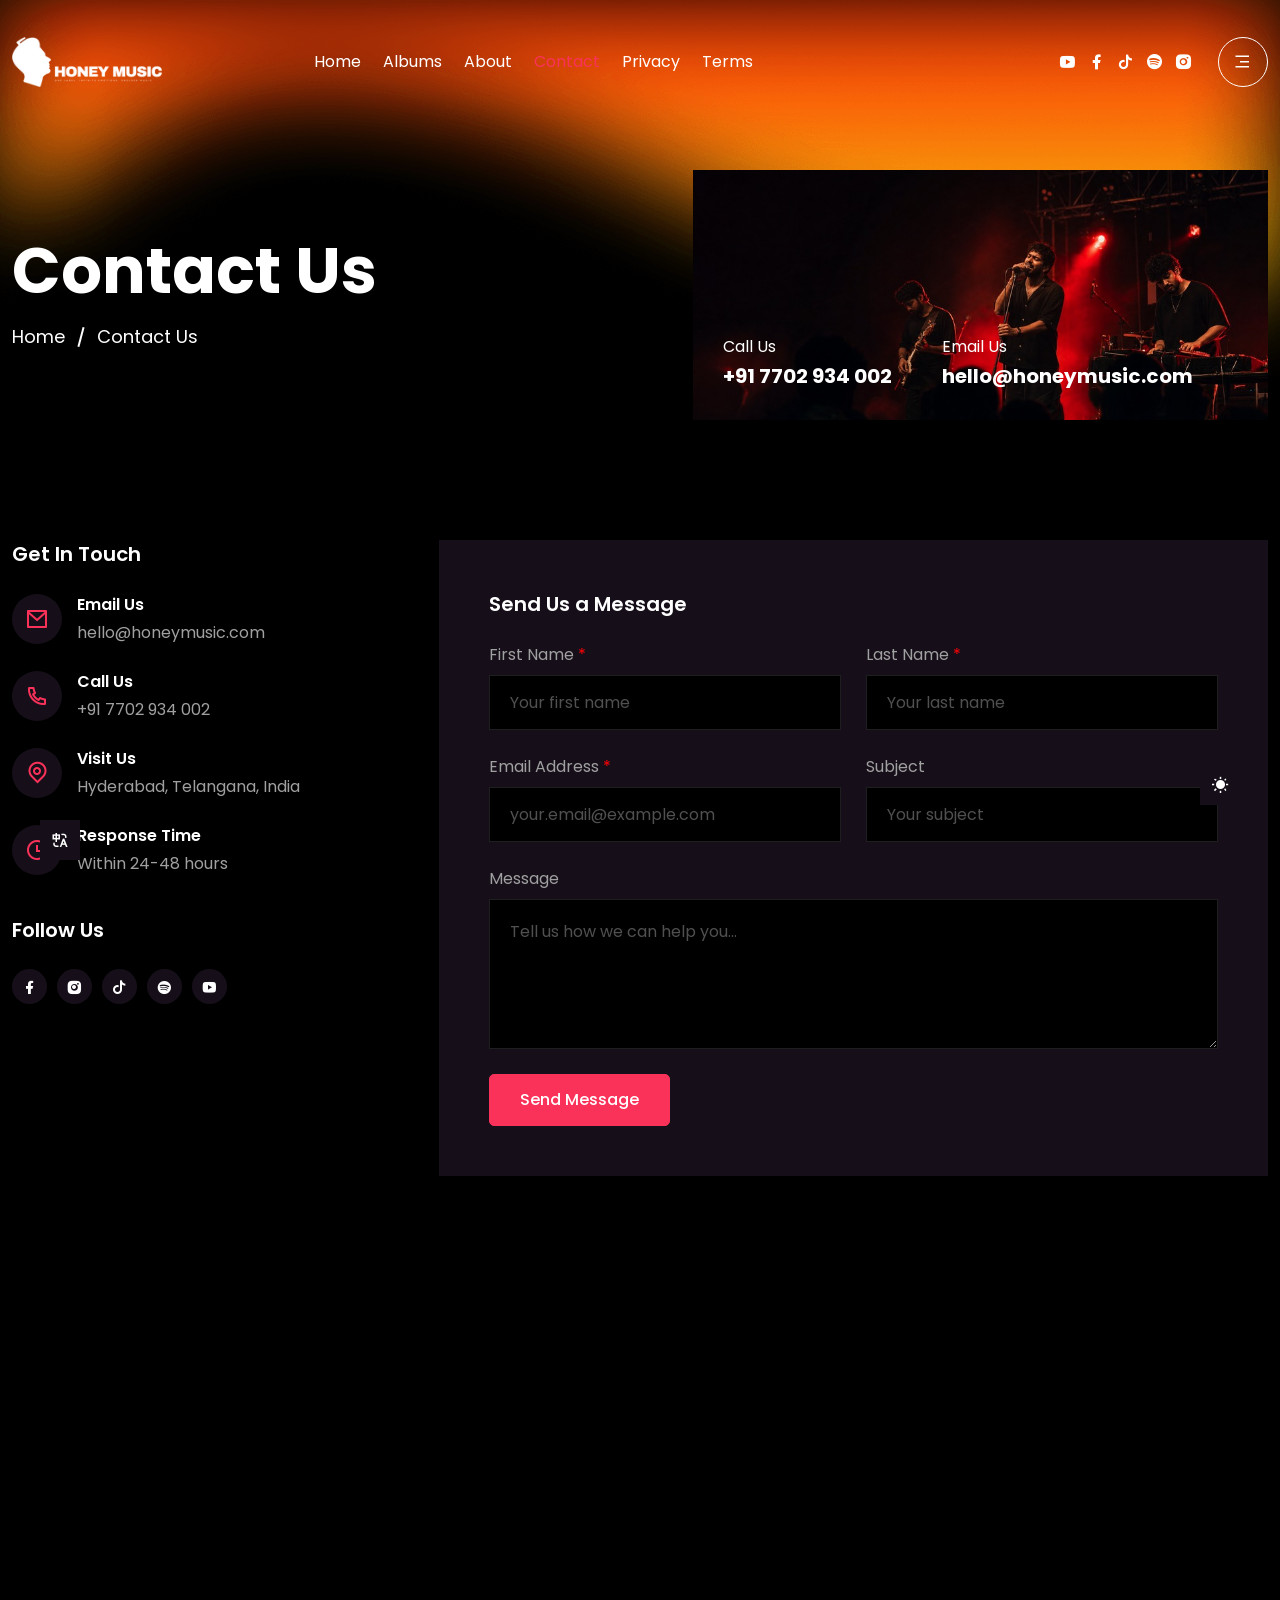
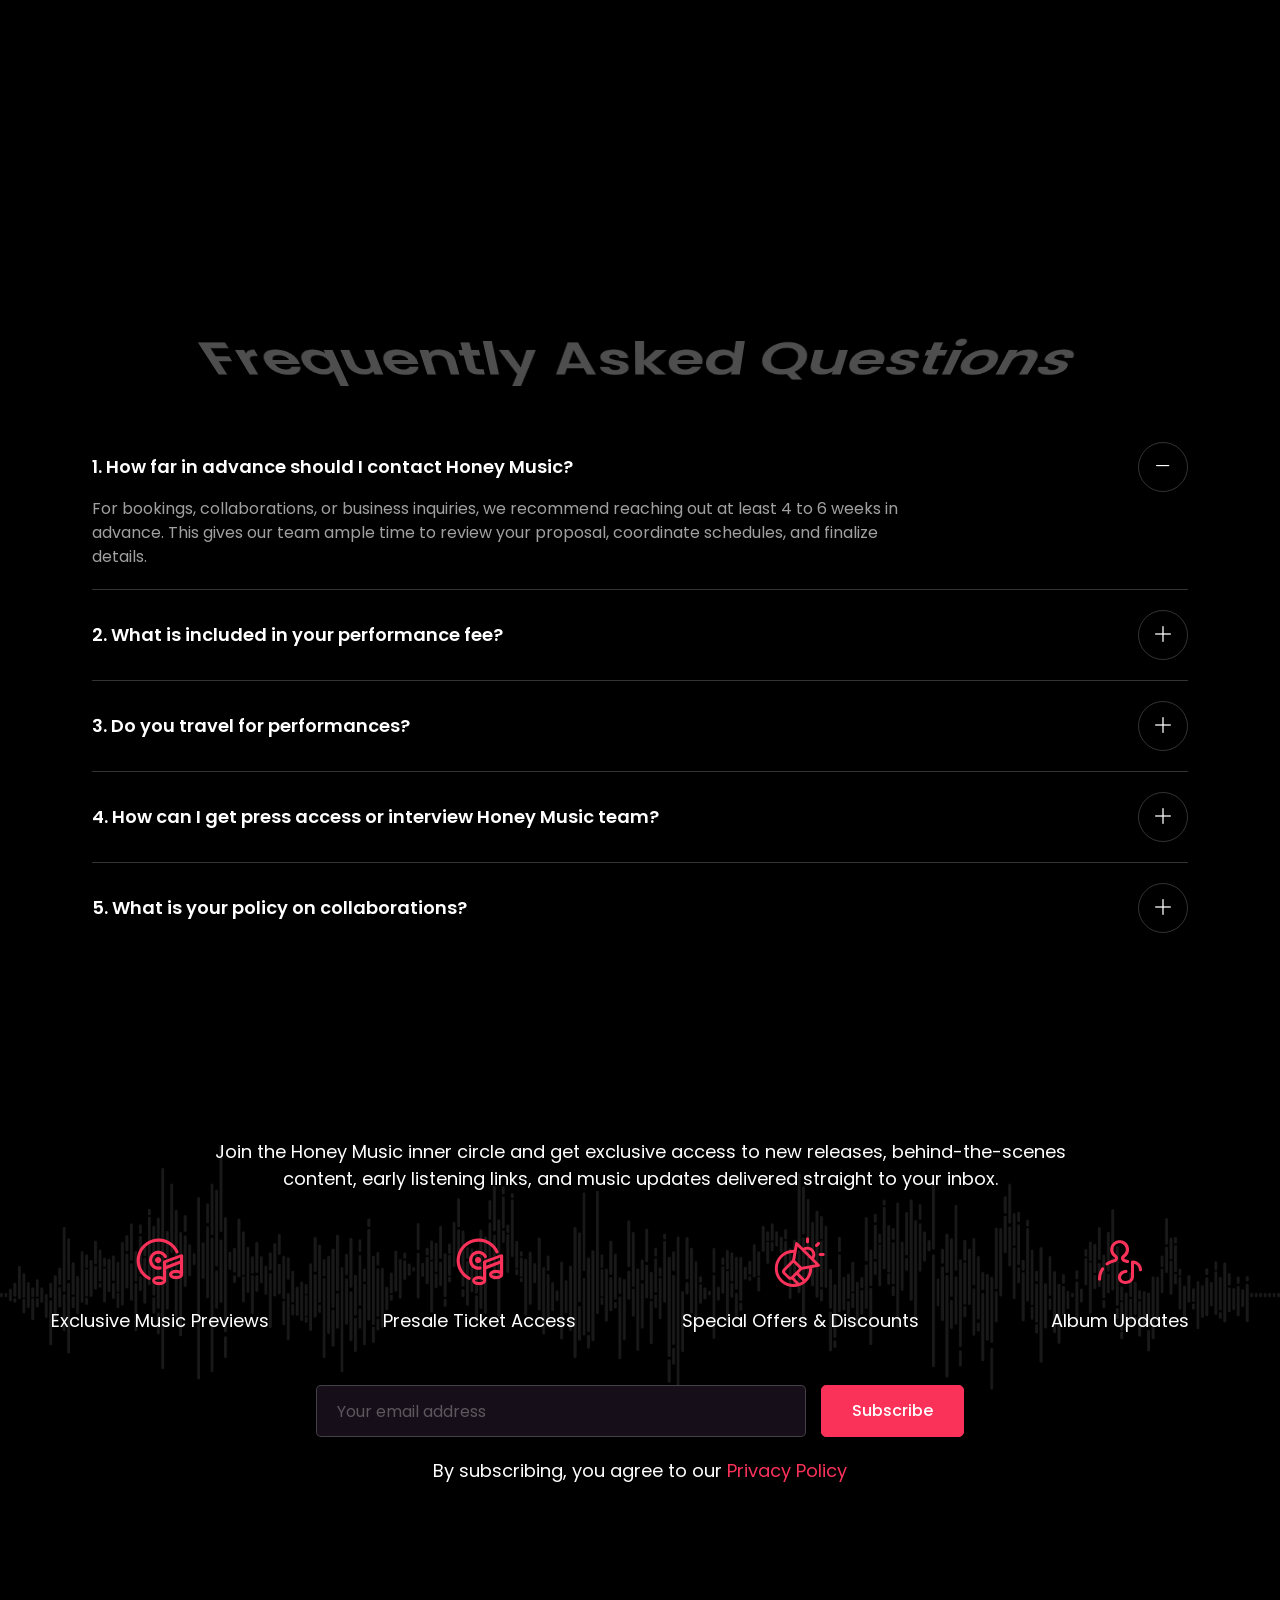
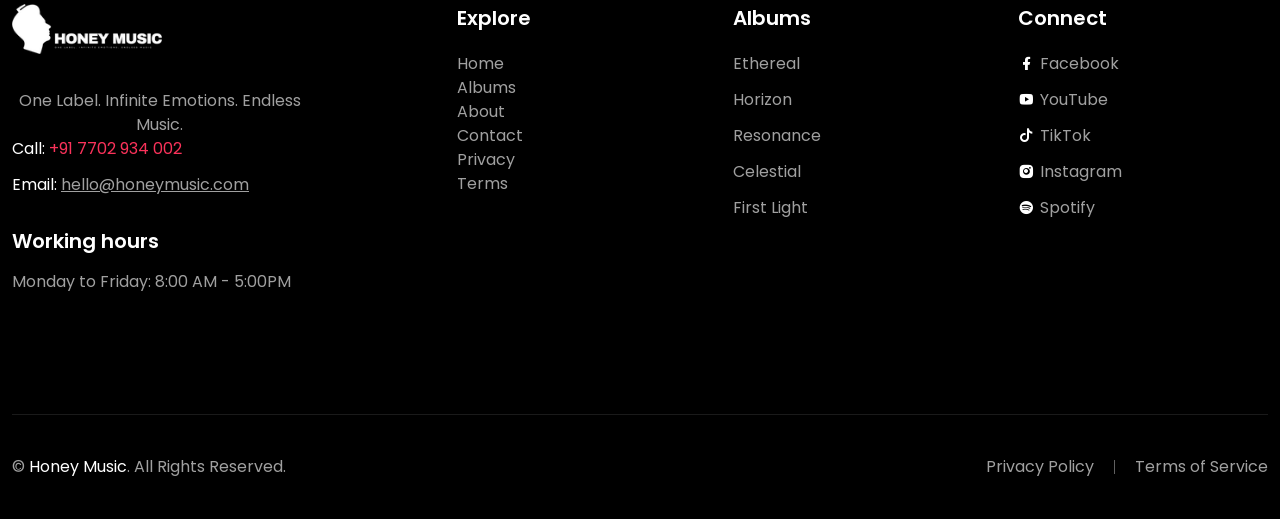
<file: contact.html>
﻿<!DOCTYPE html>

<html dir="ltr">
<head>
<!-- Required meta tags -->
<meta charset="utf-8"/>
<meta content="width=device-width, initial-scale=1.0" name="viewport"/>
<!-- Links Of CSS File -->
<link href="assets/css/remixicon.css" rel="stylesheet"/>
<link href="assets/css/flaticon_musfix.css" rel="stylesheet"/>
<link href="assets/css/swiper-bundle.min.css" rel="stylesheet"/>
<link href="assets/css/scrollCue.css" rel="stylesheet"/>
<link href="assets/css/style.css" rel="stylesheet"/><link href="assets/css/honey-music.css" rel="stylesheet"/>
<!-- Favicon -->
<link href="assets/images/honey-favicon.png" rel="icon" type="image/png"/>
<!-- Title -->
<title>Contact Honey Music</title>
<!-- Font Family -->
<link href="https://fonts.googleapis.com" rel="preconnect"/>
<link crossorigin="" href="https://fonts.gstatic.com" rel="preconnect"/>
<link href="assets/css/google-fonts-d1c35d038a.css" rel="stylesheet"/>
<meta content="Honey Music is an Indian independent music label for emotional songs, albums, music stories, and fan connection." name="description"/><meta content="Honey Music, Indian independent music label, albums, songs, music stories, fan connection" name="keywords"/><meta content="Contact Honey Music" property="og:title"/><meta content="Honey Music is an Indian independent music label for emotional songs, albums, music stories, and fan connection." property="og:description"/><meta content="website" property="og:type"/><meta content="assets/images/honey-music-logo.png" property="og:image"/><meta content="summary_large_image" name="twitter:card"/><script data-honey-schema="true" type="application/ld+json">{
  "@context": "https://schema.org",
  "@type": "Organization",
  "name": "Honey Music",
  "url": "https://honeymusic.in",
  "logo": "assets/images/honey-music-logo.png",
  "description": "Honey Music is an Indian independent music label for emotional songs, albums, music stories, and fan connection.",
  "email": "hello@honeymusic.com",
  "telephone": "+91 7702 934 002",
  "address": "Hyderabad, Telangana, India",
  "sameAs": [
    "https://facebook.com/honeymusic",
    "https://youtube.com/@honeymusic",
    "https://instagram.com/honeymusic",
    "https://open.spotify.com",
    "https://tiktok.com/@honeymusic"
  ]
}</script></head>
<body>
<!-- Preloader -->
<div class="fixed top-0 left-0 right-0 bottom-0 z-[999] bg-black light:bg-white flex items-center justify-center" id="preloader">
<div class="loader"></div>
</div>
<!-- End Preloader -->
<!-- Navbar -->
<div class="py-[15px] md:py-[25px] lg:py-[5px] xl:py-[30px] fixed top-0 left-0 right-0 z-[4] transition-all duration-300 ease-in-out" id="navbar">
<div class="container lg:!max-w-full xl:!max-w-[1650px]">
<div class="relative flex items-center flex-wrap lg:flex-nowrap justify-between lg:justify-start">
<a class="flex-none inline-block" href="index.html">
<img alt="Honey Music logo" class="honey-logo" src="assets/images/honey-music-logo-white.png"/>
</a>
<div class="flex-none lg:hidden">
<button class="navbar-burger-toggle inline-block leading-none" id="navbarBurgerToggle" type="button">
<span class="h-[3px] w-[30px] my-[5px] block bg-white"></span>
<span class="h-[3px] w-[30px] my-[5px] block bg-white"></span>
<span class="h-[3px] w-[30px] my-[5px] block bg-white"></span>
</button>
</div>
<div class="hidden lg:flex items-center grow basis-full basis-auto">
<ul class="navbar-nav flex items-center flex-row gap-[25px] xl:gap-[35px] ltr:ml-[30px] rtl:mr-[30px] ltr:xl:ml-[100px] rtl:xl:mr-[100px] ltr:2xl:ml-[150px] rtl:2xl:mr-[150px] honey-nav-tight"><li class="nav-item relative"><a class="nav-link relative py-[20px] block text-white transition-all duration-300 ease-in-out hover:text-primary" href="index.html">Home</a></li><li class="nav-item relative"><a class="nav-link relative py-[20px] block text-white transition-all duration-300 ease-in-out hover:text-primary" href="albums.html">Albums</a></li><li class="nav-item relative"><a class="nav-link relative py-[20px] block text-white transition-all duration-300 ease-in-out hover:text-primary" href="about.html">About</a></li><li class="nav-item relative"><a class="nav-link active relative py-[20px] block text-white transition-all duration-300 ease-in-out hover:text-primary" href="contact.html">Contact</a></li><li class="nav-item relative"><a class="nav-link relative py-[20px] block text-white transition-all duration-300 ease-in-out hover:text-primary" href="privacy-policy.html">Privacy</a></li><li class="nav-item relative"><a class="nav-link relative py-[20px] block text-white transition-all duration-300 ease-in-out hover:text-primary" href="terms-of-service.html">Terms</a></li></ul>
<div class="flex items-center gap-[20px] xl:gap-[25px] ltr:ml-auto rtl:mr-auto">
<div class="flex items-center gap-[8px] xl:gap-[10px] text-lg leading-none">
<a class="block text-white hover:underline transition-all duration-300 ease-in-out" href="#" target="_blank">
<i class="ri-youtube-fill"></i>
</a>
<a class="block text-white hover:underline transition-all duration-300 ease-in-out" href="#" target="_blank">
<i class="ri-facebook-fill"></i>
</a>
<a class="block text-white hover:underline transition-all duration-300 ease-in-out" href="#" target="_blank">
<i class="ri-tiktok-fill"></i>
</a>
<a class="block text-white hover:underline transition-all duration-300 ease-in-out" href="#" target="_blank">
<i class="ri-spotify-fill"></i>
</a>
<a class="block text-white hover:underline transition-all duration-300 ease-in-out" href="#" target="_blank">
<i class="ri-instagram-fill"></i>
</a>
</div>
<button class="navbar-burger-toggle flex items-center justify-center rounded-full text-lg w-[50px] h-[50px] text-white border border-white transition-all duration-300 ease-in-out hover:bg-primary hover:border-primary" id="navbarBurgerToggle" type="button">
<i class="ri-menu-3-fill"></i>
</button>
</div>
</div>
</div>
</div>
</div>
<!-- End Navbar -->
<!-- Sidebar Modal -->
<div class="sidebar-modal">
<div class="p-[20px] md:p-[30px] lg:px-[40px] py-[30px] border-b border-white/15 light:border-black/10">
<button class="inline-block w-[40px] h-[40px] flex items-center justify-center rounded-full border border-white/15 light:border-black/15 text-md leading-none text-white light:text-black transition-all duration-300 ease-in-out hover:text-white hover:bg-primary hover:border-primary" type="button">
<i class="flaticon-close"></i>
</button>
</div>
<div class="overflow-y-scroll h-screen scrollbar" data-lenis-prevent="">
<div class="p-[20px] md:p-[30px] lg:px-[40px] py-[30px] border-b border-white/15 light:border-black/10 lg:hidden">
<ul class="sidebar-navbar-nav"><li class="nav-item mb-[20px] last:mb-0"><a class="nav-link block relative text-white light:text-black transition-all duration-300 ease-in-out hover:text-primary" href="index.html">Home</a></li><li class="nav-item mb-[20px] last:mb-0"><a class="nav-link block relative text-white light:text-black transition-all duration-300 ease-in-out hover:text-primary" href="albums.html">Albums</a></li><li class="nav-item mb-[20px] last:mb-0"><a class="nav-link block relative text-white light:text-black transition-all duration-300 ease-in-out hover:text-primary" href="about.html">About</a></li><li class="nav-item mb-[20px] last:mb-0"><a class="nav-link active block relative text-white light:text-black transition-all duration-300 ease-in-out hover:text-primary" href="contact.html">Contact</a></li><li class="nav-item mb-[20px] last:mb-0"><a class="nav-link block relative text-white light:text-black transition-all duration-300 ease-in-out hover:text-primary" href="privacy-policy.html">Privacy</a></li><li class="nav-item mb-[20px] last:mb-0"><a class="nav-link block relative text-white light:text-black transition-all duration-300 ease-in-out hover:text-primary" href="terms-of-service.html">Terms</a></li></ul>
</div>
<div class="p-[20px] md:p-[30px] lg:p-[40px]">
<p>
                        Honey Music is a modern music label and music collective dedicated to powerful, emotion-driven sound, visual storytelling, and unforgettable fan experiences.
                    </p>
<div class="mt-[20px] md:mt-[30px] lg:mt-[40px]"></div>
<h3 class="!font-semibold text-base md:text-lg lg:text-xl mb-[15px] lg:mb-[20px]">
                        Get In Touch
                    </h3>
<ul>
<li class="group flex items-center gap-[15px] mb-[15px] md:mb-[20px] last:mb-0">
<div class="flex items-center justify-center flex-none bg-black light:bg-[#f9f9f9] border border-white/20 light:border-black/10 text-primary w-[51px] h-[51px] rounded-full text-2xl transition-all duration-300 ease-in-out group-hover:bg-primary group-hover:border-primary group-hover:text-white">
<i class="ri-mail-line"></i>
</div>
<div>
<span class="block font-semibold mb-[3px] text-[#a0a0a0] light:text-body">
                                    Email Us
                                </span>
<a class="light:text-black transition-all duration-300 ease-in-out hover:text-primary" href="mailto:hello@honeymusic.com">hello@honeymusic.com</a>
</div>
</li>
<li class="group flex items-center gap-[15px] mb-[15px] md:mb-[20px] last:mb-0">
<div class="flex items-center justify-center flex-none bg-black light:bg-[#f9f9f9] border border-white/20 light:border-black/10 text-primary w-[51px] h-[51px] rounded-full text-2xl transition-all duration-300 ease-in-out group-hover:bg-primary group-hover:border-primary group-hover:text-white">
<i class="ri-phone-line"></i>
</div>
<div>
<span class="block font-semibold mb-[3px] text-[#a0a0a0] light:text-body">
                                    Call Us
                                </span>
<a class="light:text-black transition-all duration-300 ease-in-out hover:text-primary" href="tel:+917702934002">
                                    +91 7702 934 002
                                </a>
</div>
</li>
<li class="group flex items-center gap-[15px] mb-[15px] md:mb-[20px] last:mb-0">
<div class="flex items-center justify-center flex-none bg-black light:bg-[#f9f9f9] border border-white/20 light:border-black/10 text-primary w-[51px] h-[51px] rounded-full text-2xl transition-all duration-300 ease-in-out group-hover:bg-primary group-hover:border-primary group-hover:text-white">
<i class="ri-map-pin-line"></i>
</div>
<div>
<span class="block font-semibold mb-[3px] text-[#a0a0a0] light:text-body">
                                    Visit Us
                                </span>
<a class="light:text-black transition-all duration-300 ease-in-out hover:text-primary" href="#" target="_blank">
                                    Hyderabad, Telangana, India
                                </a>
</div>
</li>
<li class="group flex items-center gap-[15px] mb-[15px] md:mb-[20px] last:mb-0">
<div class="flex items-center justify-center flex-none bg-black light:bg-[#f9f9f9] border border-white/20 light:border-black/10 text-primary w-[51px] h-[51px] rounded-full text-2xl transition-all duration-300 ease-in-out group-hover:bg-primary group-hover:border-primary group-hover:text-white">
<i class="ri-time-line"></i>
</div>
<div>
<span class="block font-semibold mb-[3px] text-[#a0a0a0] light:text-body">
                                    Response Time
                                </span>
<span class="block light:text-black">
                                    Within 24-48 hours
                                </span>
</div>
</li>
</ul>
<div class="mt-[20px] md:mt-[30px] lg:mt-[40px]"></div>
<h3 class="!font-semibold text-base md:text-lg lg:text-xl mb-[15px]">
                        Follow Us
                    </h3>
<ul class="flex items-center flex-wrap gap-[20px] text-lg">
<li>
<a class="flex items-center gap-[5px] leading-none transition-all duration-300 ease-in-out hover:text-primary" href="#">
<i class="ri-youtube-fill"></i>
</a>
</li>
<li>
<a class="flex items-center gap-[5px] leading-none transition-all duration-300 ease-in-out hover:text-primary" href="#">
<i class="ri-facebook-fill"></i>
</a>
</li>
<li>
<a class="flex items-center gap-[5px] leading-none transition-all duration-300 ease-in-out hover:text-primary" href="#">
<i class="ri-tiktok-fill"></i>
</a>
</li>
<li>
<a class="flex items-center gap-[5px] leading-none transition-all duration-300 ease-in-out hover:text-primary" href="#">
<i class="ri-instagram-line"></i>
</a>
</li>
<li>
<a class="flex items-center gap-[5px] leading-none transition-all duration-300 ease-in-out hover:text-primary" href="#">
<i class="ri-spotify-line"></i>
</a>
</li>
<li>
<a class="flex items-center gap-[5px] leading-none transition-all duration-300 ease-in-out hover:text-primary" href="#">
<i class="ri-soundcloud-fill"></i>
</a>
</li>
<li>
<a class="flex items-center gap-[5px] leading-none transition-all duration-300 ease-in-out hover:text-primary" href="#">
<i class="ri-vimeo-fill"></i>
</a>
</li>
</ul>
</div>
</div>
</div>
<div class="backdrop"></div>
<!-- End Sidebar Modal -->
<!-- Page Banner -->
<div class="bg-black text-white relative z-[1] pt-[110px] md:pt-[150px] lg:pt-[130px] xl:pt-[170px] light:overflow-hidden">
<div class="container lg:!max-w-full xl:!max-w-[1650px]">
<div class="grid grid-cols-1 lg:grid-cols-2 gap-[25px] items-center">
<div>
<div class="ltr:lg:ml-auto rtl:lg:mr-auto lg:max-w-[455px] xl:max-w-[630px]">
<h1 class="mb-[10px] md:mb-[15px] lg:mb-[20px] !text-white text-3xl md:text-5xl lg:text-6xl xl:text-[64px] text_animation">
                                Contact Us
                            </h1>
<ul class="md:text-base lg:text-lg flex items-center flex-wrap gap-[15px]">
<li>
<a class="transition-all duration-300 ease-in-out hover:text-primary" href="index.html">
                                        Home
                                    </a>
</li>
<li>
<div class="w-[2px] h-[15px] md:h-[20px] bg-white rotate-[15deg]"></div>
</li>
<li>
                                    Contact Us
                                </li>
</ul>
</div>
</div>
<div class="relative ltr:xl:ml-auto rtl:xl:mr-auto xl:max-w-[575px]">
<img alt="page-banner-image" src="assets/images/page-banner/page-banner10.jpg"/>
<ul class="flex flex-wrap gap-[15px] sm:gap-[20px] md:gap-[30px] xl:gap-[50px] absolute bottom-0 left-0 right-0 p-[15px] sm:p-[20px] md:p-[30px]">
<li>
<span class="block mb-[3px]">
                                    Call Us
                                </span>
<a class="font-bold text-md md:text-lg lg:text-xl transition-all duration-300 ease-in-out hover:text-primary" href="tel:+917702934002">
                                    +91 7702 934 002
                                </a>
</li>
<li>
<span class="block mb-[3px]">
                                    Email Us
                                </span>
<a class="font-bold text-md md:text-lg lg:text-xl transition-all duration-300 ease-in-out hover:text-primary" href="mailto:hello@honeymusic.com">hello@honeymusic.com</a>
</li>
</ul>
</div>
</div>
</div>
<div class="absolute top-0 left-0 right-0 -z-[2] text-center mx-auto">
<img alt="shape13" class="w-full" src="assets/images/shapes/shape13.png"/>
</div>
</div>
<!-- End Page Banner -->
<!-- Contact Us -->
<div class="py-[60px] md:py-[80px] lg:py-[100px] xl:py-[120px] relative z-[1]">
<div class="container">
<div class="grid grid-cols-1 lg:grid-cols-3 gap-[25px]">
<div class="lg:col-span-1">
<h3 class="!font-semibold text-lg md:text-xl mb-[20px] md:mb-[25px]">
                            Get In Touch
                        </h3>
<ul class="mb-[30px] md:mb-[40px]">
<li class="group flex items-center gap-[15px] mb-[20px] md:mb-[25px] last:mb-0">
<div class="w-[50px] h-[50px] rounded-full text-primary bg-navy-black light:bg-[#f9f9f9] flex items-center justify-center text-2xl flex-none transition-all duration-300 ease-in-out group-hover:bg-primary group-hover:text-white">
<i class="ri-mail-line"></i>
</div>
<div>
<span class="block font-semibold mb-[4px]">
                                        Email Us
                                    </span>
<a class="text-[#a0a0a0] light:text-body transition-all duration-300 ease-in-out hover:text-primary" href="mailto:hello@honeymusic.com">hello@honeymusic.com</a>
</div>
</li>
<li class="group flex items-center gap-[15px] mb-[20px] md:mb-[25px] last:mb-0">
<div class="w-[50px] h-[50px] rounded-full text-primary bg-navy-black light:bg-[#f9f9f9] flex items-center justify-center text-2xl flex-none transition-all duration-300 ease-in-out group-hover:bg-primary group-hover:text-white">
<i class="ri-phone-line"></i>
</div>
<div>
<span class="block font-semibold mb-[4px]">
                                        Call Us
                                    </span>
<a class="text-[#a0a0a0] light:text-body transition-all duration-300 ease-in-out hover:text-primary" href="tel:+917702934002">
                                        +91 7702 934 002
                                    </a>
</div>
</li>
<li class="group flex items-center gap-[15px] mb-[20px] md:mb-[25px] last:mb-0">
<div class="w-[50px] h-[50px] rounded-full text-primary bg-navy-black light:bg-[#f9f9f9] flex items-center justify-center text-2xl flex-none transition-all duration-300 ease-in-out group-hover:bg-primary group-hover:text-white">
<i class="ri-map-pin-line"></i>
</div>
<div>
<span class="block font-semibold mb-[4px]">
                                        Visit Us
                                    </span>
<span class="block text-[#a0a0a0] light:text-body">
                                        Hyderabad, Telangana, India
                                    </span>
</div>
</li>
<li class="group flex items-center gap-[15px] mb-[20px] md:mb-[25px] last:mb-0">
<div class="w-[50px] h-[50px] rounded-full text-primary bg-navy-black light:bg-[#f9f9f9] flex items-center justify-center text-2xl flex-none transition-all duration-300 ease-in-out group-hover:bg-primary group-hover:text-white">
<i class="ri-time-line"></i>
</div>
<div>
<span class="block font-semibold mb-[4px]">
                                        Response Time
                                    </span>
<span class="block text-[#a0a0a0] light:text-body">
                                        Within 24-48 hours
                                    </span>
</div>
</li>
</ul>
<h3 class="!font-semibold text-lg md:text-xl mb-[20px] md:mb-[25px]">
                            Follow Us
                        </h3>
<div class="flex items-center flex-wrap gap-[10px]">
<a class="flex items-center justify-center rounded-full w-[35px] h-[35px] bg-navy-black light:bg-[#f9f9f9] text-white light:text-black transition-all duration-300 ease-in-out hover:bg-primary hover:text-white" href="#" target="_blank">
<i class="ri-facebook-fill"></i>
</a>
<a class="flex items-center justify-center rounded-full w-[35px] h-[35px] bg-navy-black light:bg-[#f9f9f9] text-white light:text-black transition-all duration-300 ease-in-out hover:bg-primary hover:text-white" href="#" target="_blank">
<i class="ri-instagram-fill"></i>
</a>
<a class="flex items-center justify-center rounded-full w-[35px] h-[35px] bg-navy-black light:bg-[#f9f9f9] text-white light:text-black transition-all duration-300 ease-in-out hover:bg-primary hover:text-white" href="#" target="_blank">
<i class="ri-tiktok-fill"></i>
</a>
<a class="flex items-center justify-center rounded-full w-[35px] h-[35px] bg-navy-black light:bg-[#f9f9f9] text-white light:text-black transition-all duration-300 ease-in-out hover:bg-primary hover:text-white" href="#" target="_blank">
<i class="ri-spotify-fill"></i>
</a>
<a class="flex items-center justify-center rounded-full w-[35px] h-[35px] bg-navy-black light:bg-[#f9f9f9] text-white light:text-black transition-all duration-300 ease-in-out hover:bg-primary hover:text-white" href="#" target="_blank">
<i class="ri-youtube-fill"></i>
</a>
</div>
</div>
<div class="lg:col-span-2">
<div class="bg-navy-black light:bg-[#f9f9f9] p-[20px] md:p-[30px] lg:p-[40px] xl:p-[50px]">
<h3 class="!font-semibold text-lg md:text-xl mb-[20px] md:mb-[25px]">
                                Send Us a Message
                            </h3>
<form>
<div class="grid grid-cols-1 md:grid-cols-2 gap-[20px] md:gap-[25px]">
<div>
<label class="block mb-[8px] text-[#a0a0a0] light:text-body" for="firstName">
                                            First Name <span class="text-[#FF0004]">*</span>
</label>
<input class="form-input !bg-black light:!bg-white" id="firstName" name="firstName" placeholder="Your first name" type="text"/>
</div>
<div>
<label class="block mb-[8px] text-[#a0a0a0] light:text-body" for="lastName">
                                            Last Name <span class="text-[#FF0004]">*</span>
</label>
<input class="form-input !bg-black light:!bg-white" id="lastName" name="lastName" placeholder="Your last name" type="text"/>
</div>
<div>
<label class="block mb-[8px] text-[#a0a0a0] light:text-body" for="emailAddress">
                                            Email Address <span class="text-[#FF0004]">*</span>
</label>
<input class="form-input !bg-black light:!bg-white" id="emailAddress" name="emailAddress" placeholder="your.email@example.com" type="email"/>
</div>
<div>
<label class="block mb-[8px] text-[#a0a0a0] light:text-body" for="subject">
                                            Subject
                                        </label>
<input class="form-input !bg-black light:!bg-white" id="subject" name="subject" placeholder="Your subject" type="text"/>
</div>
<div class="md:col-span-2">
<label class="block mb-[8px] text-[#a0a0a0] light:text-body" for="message">
                                            Message
                                        </label>
<textarea class="form-input !bg-black light:!bg-white" id="message" name="message" placeholder="Tell us how we can help you..."></textarea>
</div>
<div class="md:col-span-2">
<button class="primary-btn" type="submit">
                                            Send Message
                                        </button>
</div>
</div>
</form>
</div>
</div>
</div>
</div>
</div>
<!-- End Contact Us -->
<!-- Maps -->
<div class="container">
<iframe allowfullscreen="" class="w-full h-[400px] xl:h-[500px] border-0" loading="lazy" referrerpolicy="no-referrer-when-downgrade" src="https://www.google.com/maps/embed?pb=!1m18!1m12!1m3!1d10759.143852377494!2d-122.3366236!3d47.6108514!2m3!1f0!2f0!3f0!3m2!1i1024!2i768!4f13.1!3m3!1m2!1s0x54906acbf916057d%3A0x25f8ab0c105bb95a!2sGarage!5e0!3m2!1sen!2sbd!4v1765776780241!5m2!1sen!2sbd"></iframe>
</div>
<!-- End Maps -->
<!-- FAQ -->
<div class="py-[60px] md:py-[80px] lg:py-[100px] xl:py-[120px]">
<div class="container">
<h2 class="mb-[25px] md:mb-[35px] lg:mb-[45px] xl:mb-[55px] !font-semibold text-3xl md:text-5xl lg:text-6xl xl:text-[64px] leading-[1.1] text-center text_animation">
                    Frequently Asked Questions
                </h2>
<div class="accordion mx-auto xl:max-w-[1096px]" id="accordion">
<div class="accordion-item active border-b border-white/20 light:border-black/20 py-[15px] md:py-[20px] first:pt-0 last:pb-0 last:border-0">
<button class="accordion-toggle light:text-black text-base md:text-md lg:text-lg font-semibold w-full flex items-center justify-between" type="button">
                            1. How far in advance should I contact Honey Music?
                            <span class="text-base flex items-center justify-center flex-none w-[40px] md:w-[50px] h-[40px] md:h-[50px] rounded-full border border-white/20 light:border-black/20 pt-[4px]">
<i class="flaticon-plus"></i>
</span>
</button>
<div class="accordion-panel text-[#a0a0a0] pt-[5px] light:text-body">
<p class="xl:max-w-[840px]">
                                For bookings, collaborations, or business inquiries, we recommend reaching out at least 4 to 6 weeks in advance. This gives our team ample time to review your proposal, coordinate schedules, and finalize details.
                            </p>
</div>
</div>
<div class="accordion-item border-b border-white/20 light:border-black/20 py-[15px] md:py-[20px] first:pt-0 last:pb-0 last:border-0">
<button class="accordion-toggle light:text-black text-base md:text-md lg:text-lg font-semibold w-full flex items-center justify-between" type="button">
                            2. What is included in your performance fee?
                            <span class="text-base flex items-center justify-center flex-none w-[40px] md:w-[50px] h-[40px] md:h-[50px] rounded-full border border-white/20 light:border-black/20 pt-[4px]">
<i class="flaticon-plus"></i>
</span>
</button>
<div class="accordion-panel text-[#a0a0a0] pt-[5px] light:text-body hidden">
<p class="xl:max-w-[840px]">
                                Our performance fee typically covers the artists' performance, travel and accommodation (if outside Hyderabad), and standard rider requirements. Sound engineering and production specifications are tailored depending on the event scale.
                            </p>
</div>
</div>
<div class="accordion-item border-b border-white/20 light:border-black/20 py-[15px] md:py-[20px] first:pt-0 last:pb-0 last:border-0">
<button class="accordion-toggle light:text-black text-base md:text-md lg:text-lg font-semibold w-full flex items-center justify-between" type="button">
                            3. Do you travel for performances?
                            <span class="text-base flex items-center justify-center flex-none w-[40px] md:w-[50px] h-[40px] md:h-[50px] rounded-full border border-white/20 light:border-black/20 pt-[4px]">
<i class="flaticon-plus"></i>
</span>
</button>
<div class="accordion-panel text-[#a0a0a0] pt-[5px] light:text-body hidden">
<p class="xl:max-w-[840px]">
                                Yes, our artists travel both nationally and internationally for concerts, music festivals, and corporate events. Travel details, visas, and accommodation arrangements are coordinated during the booking process.
                            </p>
</div>
</div>
<div class="accordion-item border-b border-white/20 light:border-black/20 py-[15px] md:py-[20px] first:pt-0 last:pb-0 last:border-0">
<button class="accordion-toggle light:text-black text-base md:text-md lg:text-lg font-semibold w-full flex items-center justify-between" type="button">
                            4. How can I get press access or interview Honey Music team?
                            <span class="text-base flex items-center justify-center flex-none w-[40px] md:w-[50px] h-[40px] md:h-[50px] rounded-full border border-white/20 light:border-black/20 pt-[4px]">
<i class="flaticon-plus"></i>
</span>
</button>
<div class="accordion-panel text-[#a0a0a0] pt-[5px] light:text-body hidden">
<p class="xl:max-w-[840px]">
                                Press, media, and interview requests can be submitted via our contact form or by emailing us directly at hello@honeymusic.com. Please include your media outlet name, the purpose of the interview, and your deadline.
                            </p>
</div>
</div>
<div class="accordion-item border-b border-white/20 light:border-black/20 py-[15px] md:py-[20px] first:pt-0 last:pb-0 last:border-0">
<button class="accordion-toggle light:text-black text-base md:text-md lg:text-lg font-semibold w-full flex items-center justify-between" type="button">
                            5. What is your policy on collaborations?
                            <span class="text-base flex items-center justify-center flex-none w-[40px] md:w-[50px] h-[40px] md:h-[50px] rounded-full border border-white/20 light:border-black/20 pt-[4px]">
<i class="flaticon-plus"></i>
</span>
</button>
<div class="accordion-panel text-[#a0a0a0] pt-[5px] light:text-body hidden">
<p class="xl:max-w-[840px]">
                                Honey Music is always eager to collaborate with independent artists, songwriters, and filmmakers. You can submit your demo tracks, portfolio, or project proposals through our creative enquiries channel or email us at hello@honeymusic.com.
                            </p>
</div>
</div>
</div>
</div>
</div>
<!-- End FAQ -->
<!-- Subscribe -->
<div class="relative z-[1] text-center">
<div class="container">
<h2 class="mb-[10px] md:mb-[15px] !font-semibold text-3xl md:text-5xl lg:text-6xl xl:text-[64px] leading-[1.1] text_animation">
                    Never Miss A Beat
                </h2>
<p class="md:text-base lg:text-lg mx-auto xl:max-w-[872px]">
                    Join the Honey Music inner circle and get exclusive access to new releases, behind-the-scenes content, early listening links, and music updates delivered straight to your inbox.
                </p>
<div class="grid grid-cols-2 md:grid-cols-4 gap-[25px] my-[35px] md:my-[40px] lg:mt-[45px] lg:mb-[50px]">
<div>
<div class="leading-none text-primary text-[40px] md:text-[50px] mb-[8px] md:mb-[12px]">
<i class="flaticon-music-album"></i>
</div>
<span class="block md:text-base lg:text-lg">
                            Exclusive Music Previews
                        </span>
</div>
<div>
<div class="leading-none text-primary text-[40px] md:text-[50px] mb-[8px] md:mb-[12px]">
<i class="flaticon-music-album"></i>
</div>
<span class="block md:text-base lg:text-lg">
                            Presale Ticket Access
                        </span>
</div>
<div>
<div class="leading-none text-primary text-[40px] md:text-[50px] mb-[8px] md:mb-[12px]">
<i class="flaticon-offer"></i>
</div>
<span class="block md:text-base lg:text-lg">
                            Special Offers &amp; Discounts
                        </span>
</div>
<div>
<div class="leading-none text-primary text-[40px] md:text-[50px] mb-[8px] md:mb-[12px]">
<i class="flaticon-artist"></i>
</div>
<span class="block md:text-base lg:text-lg">
                            Album Updates
                        </span>
</div>
</div>
<form action="#" class="mx-auto md:max-w-[648px] md:flex items-center gap-[15px]">
<input class="form-input md:!h-[52px] rounded-[5px] !border-white/20 light:!border-black/20 focus:!border-primary" placeholder="Your email address" type="text"/>
<button class="primary-btn !py-[12px] md:!py-[13px] mt-[15px] md:mt-0 flex-none" type="submit">
                        Subscribe
                    </button>
</form>
<p class="md:text-base lg:text-lg mt-[15px] md:mt-[20px]">
                    By subscribing, you agree to our <a class="text-primary transition-all duration-300 ease-in-out hover:underline" href="privacy-policy.html">Privacy Policy</a>
</p>
</div>
<div class="absolute top-1/2 -translate-y-1/2 left-0 right-0 -z-[1] text-center mx-auto light:opacity-30 light:invert">
<img alt="shape3" class="w-full" src="assets/images/shapes/shape3.png"/>
</div>
</div>
<!-- End Subscribe -->
<!-- Footer -->
<footer class="pt-[60px] md:pt-[80px] lg:pt-[100px] xl:pt-[120px]">
<div class="container">
<div class="grid grid-cols-1 sm:grid-cols-2 lg:grid-cols-4 gap-[25px]">
<div>
<a class="inline-block mb-[25px] md:mb-[30px] lg:mb-[35px]" href="index.html">
<img alt="Honey Music logo" class="light:!hidden honey-logo" src="assets/images/honey-music-logo-white.png"/>
<img alt="Honey Music logo" class="!hidden light:!inline-block honey-logo" src="assets/images/honey-music-logo.png"/>
</a><p class="text-center text-[#a0a0a0] !mb-0">One Label. Infinite Emotions. Endless Music.</p>
<ul class="mb-[20px] md:mb-[25px] lg:mb-[30px]">
<li class="mb-[12px] last:mb-0">
                                Call: <a class="text-primary transition-all duration-300 ease-in-out hover:underline" href="tel:+917702934002">+91 7702 934 002</a>
</li>
<li class="mb-[12px] last:mb-0">
                                Email: <a class="text-[#a0a0a0] light:text-body underline transition-all duration-300 ease-in-out hover:text-primary" href="mailto:hello@honeymusic.com">hello@honeymusic.com</a>
</li>
</ul>
<h3 class="!font-semibold text-lg md:text-xl mb-[15px]">
                            Working hours
                        </h3>
<p class="text-[#a0a0a0] light:text-body">
                            Monday to Friday: 8:00 AM - 5:00PM 
                        </p>
</div>
<div class="ltr:xl:pl-[125px] rtl:xl:pr-[125px]">
<h3 class="!font-semibold text-lg md:text-xl mb-[15px] md:mb-[20px]">
                            Explore
                        </h3>
<ul><li><a class="text-[#a0a0a0] transition-all duration-300 ease-in-out hover:text-primary" href="index.html">Home</a></li><li><a class="text-[#a0a0a0] transition-all duration-300 ease-in-out hover:text-primary" href="albums.html">Albums</a></li><li><a class="text-[#a0a0a0] transition-all duration-300 ease-in-out hover:text-primary" href="about.html">About</a></li><li><a class="text-[#a0a0a0] transition-all duration-300 ease-in-out hover:text-primary" href="contact.html">Contact</a></li><li><a class="text-[#a0a0a0] transition-all duration-300 ease-in-out hover:text-primary" href="privacy-policy.html">Privacy</a></li><li><a class="text-[#a0a0a0] transition-all duration-300 ease-in-out hover:text-primary" href="terms-of-service.html">Terms</a></li></ul>
</div>
<div class="ltr:xl:pl-[80px] rtl:xl:pr-[80px]">
<h3 class="!font-semibold text-lg md:text-xl mb-[15px] md:mb-[20px]">
                            Albums
                        </h3>
<ul>
<li class="mb-[12px] last:mb-0">
<a class="inline-block text-[#a0a0a0] light:text-body transition-all duration-300 ease-in-out hover:text-primary" href="albums.html">
                                    Ethereal
                                </a>
</li>
<li class="mb-[12px] last:mb-0">
<a class="inline-block text-[#a0a0a0] light:text-body transition-all duration-300 ease-in-out hover:text-primary" href="albums.html">
                                    Horizon
                                </a>
</li>
<li class="mb-[12px] last:mb-0">
<a class="inline-block text-[#a0a0a0] light:text-body transition-all duration-300 ease-in-out hover:text-primary" href="albums.html">
                                    Resonance
                                </a>
</li>
<li class="mb-[12px] last:mb-0">
<a class="inline-block text-[#a0a0a0] light:text-body transition-all duration-300 ease-in-out hover:text-primary" href="albums.html">
                                    Celestial
                                </a>
</li>
<li class="mb-[12px] last:mb-0">
<a class="inline-block text-[#a0a0a0] light:text-body transition-all duration-300 ease-in-out hover:text-primary" href="albums.html">
                                    First Light
                                </a>
</li>
</ul>
</div>
<div class="ltr:xl:pl-[45px] rtl:xl:pr-[45px]">
<h3 class="!font-semibold text-lg md:text-xl mb-[15px] md:mb-[20px]">
                            Connect
                        </h3>
<ul>
<li class="mb-[12px] last:mb-0">
<a class="flex items-center gap-[5px] text-[#a0a0a0] light:text-body transition-all duration-300 ease-in-out hover:text-primary" href="#">
<i class="ri-facebook-fill text-white light:text-black relative -top-px"></i>
                                    Facebook
                                </a>
</li>
<li class="mb-[12px] last:mb-0">
<a class="flex items-center gap-[5px] text-[#a0a0a0] light:text-body transition-all duration-300 ease-in-out hover:text-primary" href="#">
<i class="ri-youtube-fill text-white light:text-black relative -top-px"></i>
                                    YouTube
                                </a>
</li>
<li class="mb-[12px] last:mb-0">
<a class="flex items-center gap-[5px] text-[#a0a0a0] light:text-body transition-all duration-300 ease-in-out hover:text-primary" href="#">
<i class="ri-tiktok-fill text-white light:text-black relative -top-px"></i>
                                    TikTok
                                </a>
</li>
<li class="mb-[12px] last:mb-0">
<a class="flex items-center gap-[5px] text-[#a0a0a0] light:text-body transition-all duration-300 ease-in-out hover:text-primary" href="#">
<i class="ri-instagram-fill text-white light:text-black relative -top-px"></i>
                                    Instagram
                                </a>
</li>
<li class="mb-[12px] last:mb-0">
<a class="flex items-center gap-[5px] text-[#a0a0a0] light:text-body transition-all duration-300 ease-in-out hover:text-primary" href="#">
<i class="ri-spotify-fill text-white light:text-black relative -top-px"></i>
                                    Spotify
                                </a>
</li>
</ul>
</div>
</div>
<div class="pt-[60px] md:pt-[80px] lg:pt-[100px] xl:pt-[120px]"></div>
<div class="text-center ltr:md:text-left rtl:md:text-right grid grid-cols-1 md:grid-cols-2 gap-[15px] md:gap-[25px] items-center border-t border-white/10 light:border-black/10 py-[20px] md:py-[30px] lg:py-[40px]">
<p class="text-[#a0a0a0] light:text-body !mb-0">© <span class="text-white">Honey Music</span>. All Rights Reserved.</p>
<ul class="flex items-center justify-center md:justify-end flex-wrap gap-[10px] md:gap-[15px] lg:gap-[20px]">
<li>
<a class="text-[#a0a0a0] light:text-body transition-all duration-300 ease-in-out hover:text-primary" href="privacy-policy.html">
                                Privacy Policy
                            </a>
</li>
<li>
<div class="w-px h-[14px] bg-[#a0a0a0] opacity-60"></div>
</li>
<li>
<a class="text-[#a0a0a0] light:text-body transition-all duration-300 ease-in-out hover:text-primary" href="terms-of-service.html">
                                Terms of Service
                            </a>
</li>
</ul>
</div>
</div>
</footer>
<!-- End Footer -->
<!-- Back To Top -->
<button id="backToTopBtn" type="button">
<i class="flaticon-up-arrow"></i>
</button>
<!-- End Back To Top -->
<!-- Light/Dark Mode -->
<button id="lightDarkToggle" type="button">
<i class="ri-moon-fill"></i>
</button>
<!-- End Light/Dark Mode -->
<!-- LTR/RTL Mode -->
<button id="ltrRtlToggle" type="button">
<i class="ri-translate"></i>
</button>
<!-- End LTR/RTL Mode -->
<!-- Links Of JS File -->
<script data-cfasync="false" src="cdn-cgi/scripts/5c5dd728/cloudflare-static/email-decode.min.js"></script><script src="assets/js/swiper-bundle.min.js"></script>
<script src="assets/js/parallax.min.js"></script>
<script src="assets/js/gsap.min.js"></script>
<script src="assets/js/ScrollTrigger.min.js"></script>
<script src="assets/js/SplitText.min.js"></script>
<script src="assets/js/scrollCue.min.js"></script>
<script src="assets/js/ukiyo.min.js"></script>
<script src="assets/js/lenis.js"></script>
<script src="assets/js/fslightbox.js"></script>
<script src="assets/js/gsap-custom.js"></script>
<script src="assets/js/custom.js"></script><script src="assets/js/honey-dynamic.js"></script>
</body>
</html>
</file>
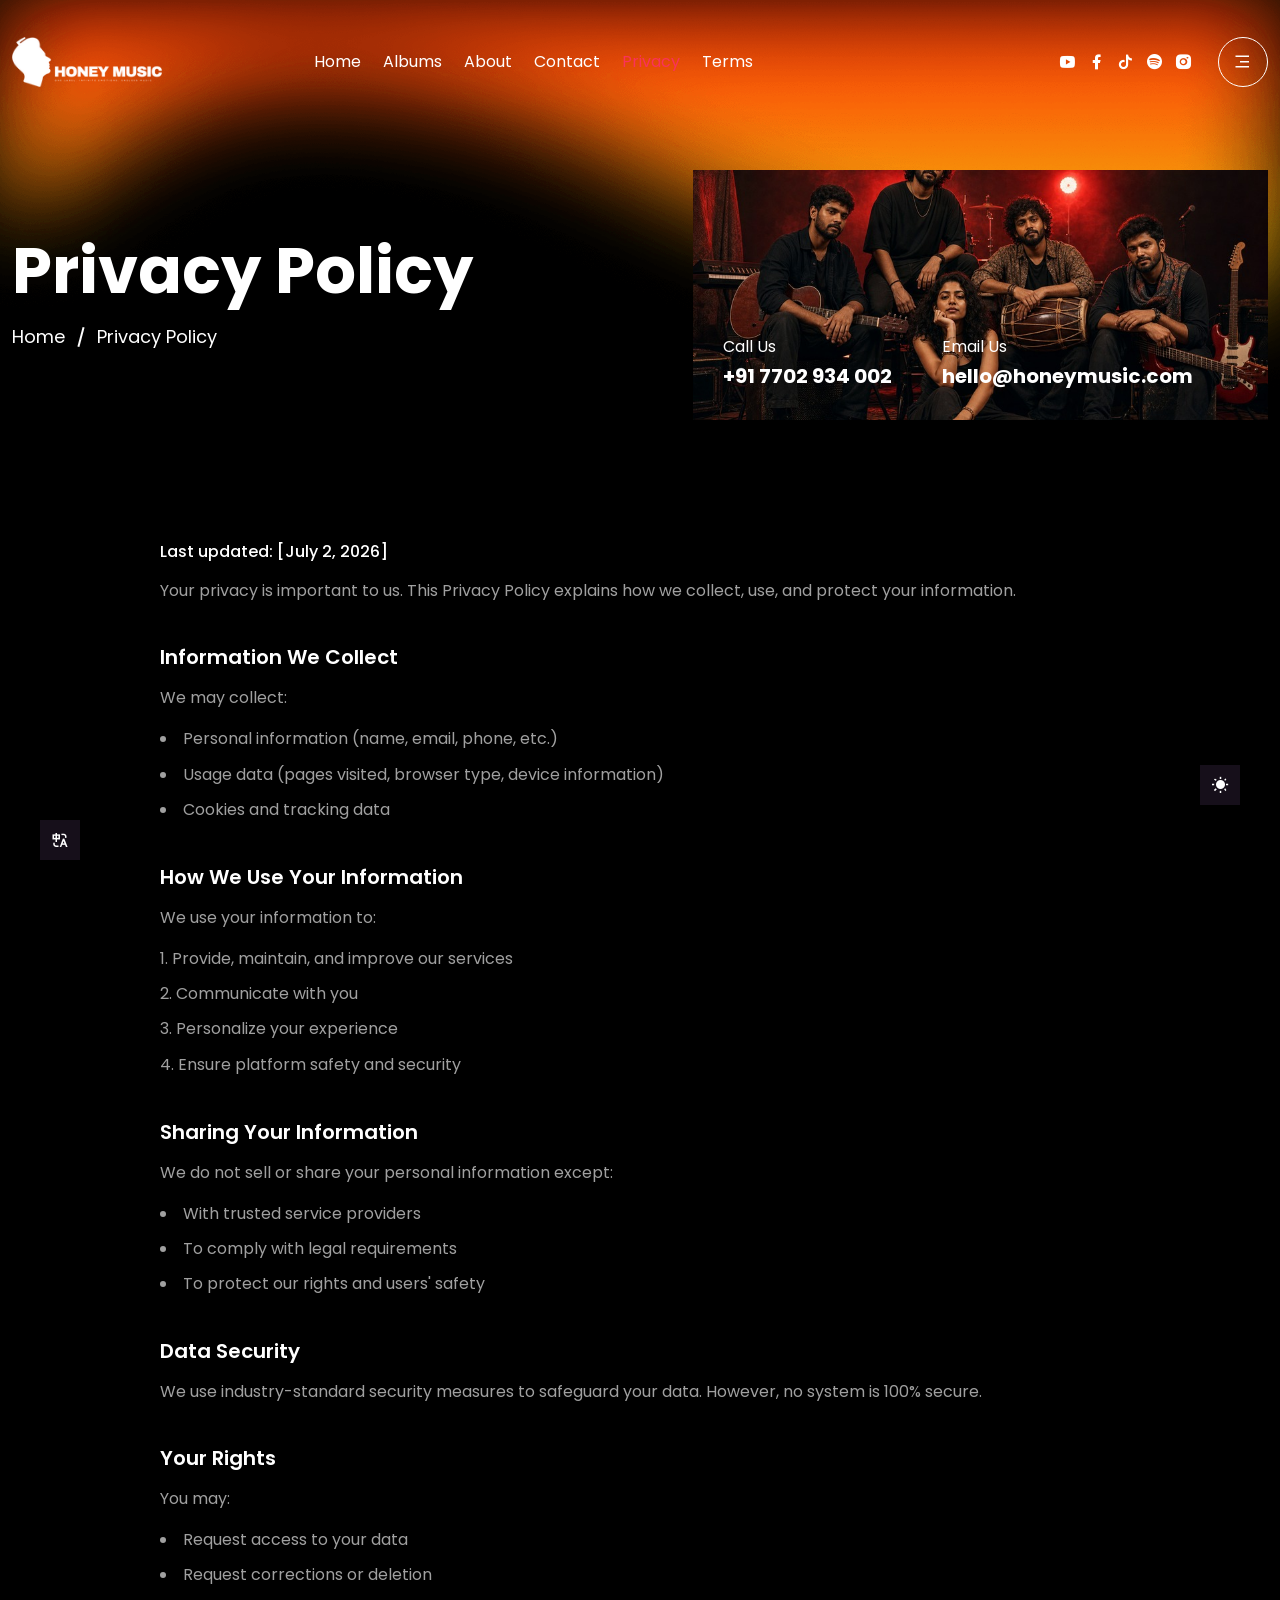
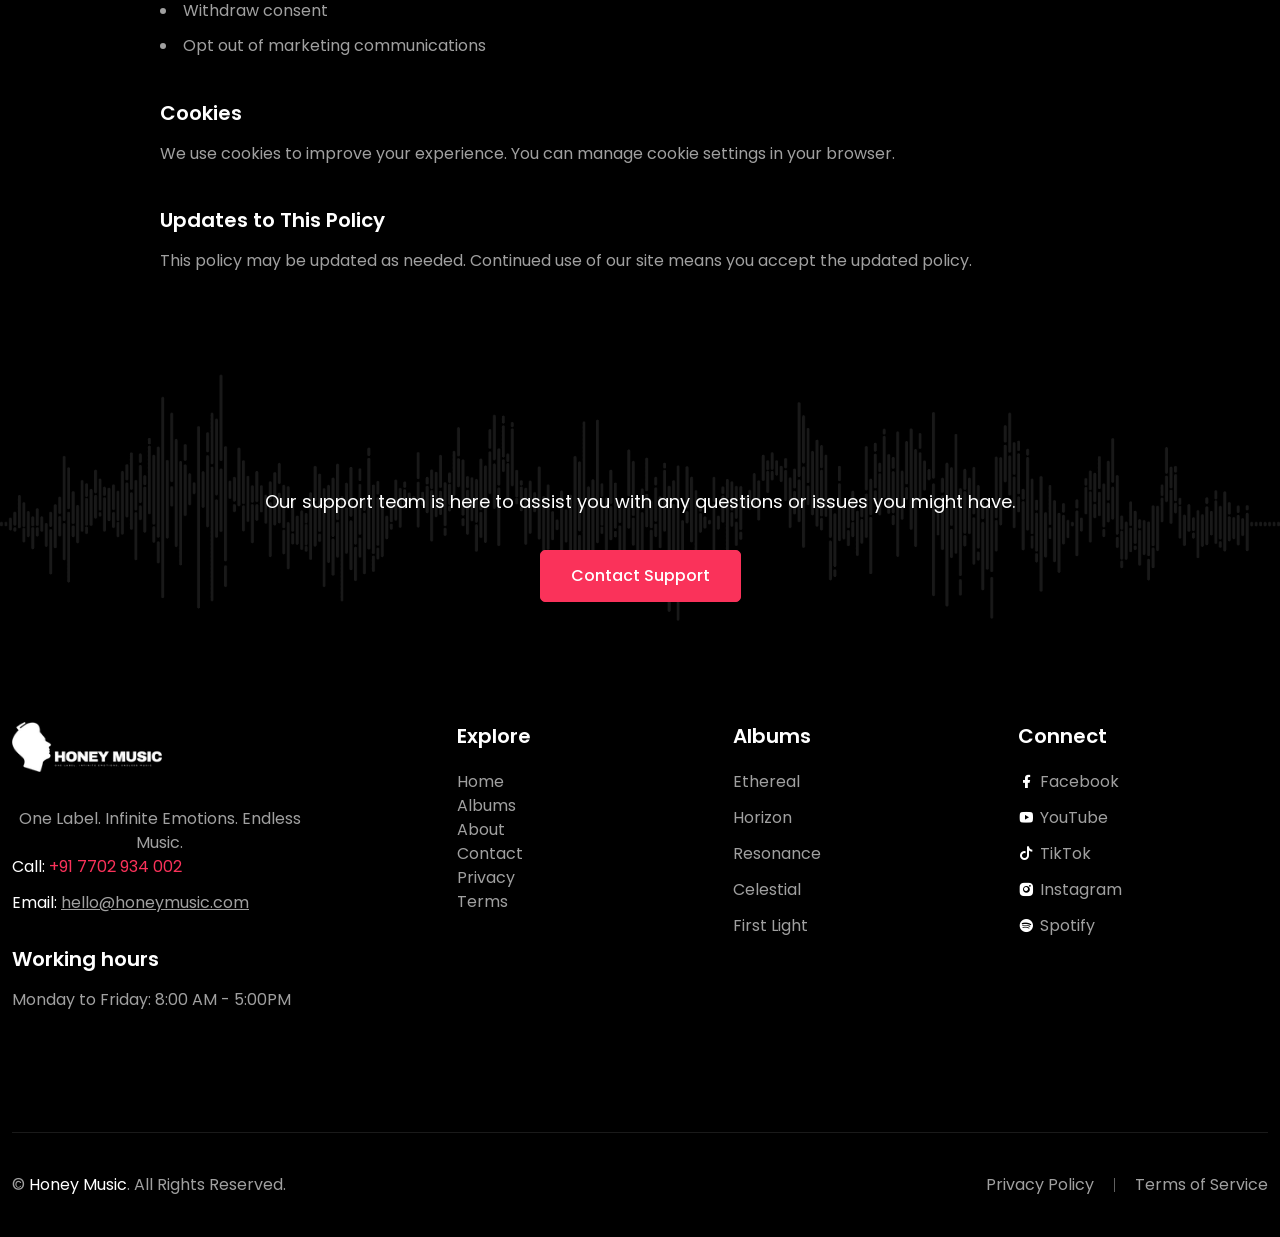
<file: privacy-policy.html>
﻿<!DOCTYPE html>

<html dir="ltr">
<head>
<!-- Required meta tags -->
<meta charset="utf-8"/>
<meta content="width=device-width, initial-scale=1.0" name="viewport"/>
<!-- Links Of CSS File -->
<link href="assets/css/remixicon.css" rel="stylesheet"/>
<link href="assets/css/flaticon_musfix.css" rel="stylesheet"/>
<link href="assets/css/swiper-bundle.min.css" rel="stylesheet"/>
<link href="assets/css/scrollCue.css" rel="stylesheet"/>
<link href="assets/css/style.css" rel="stylesheet"/><link href="assets/css/honey-music.css" rel="stylesheet"/>
<!-- Favicon -->
<link href="assets/images/honey-favicon.png" rel="icon" type="image/png"/>
<!-- Title -->
<title>Honey Music Privacy Policy</title>
<!-- Font Family -->
<link href="https://fonts.googleapis.com" rel="preconnect"/>
<link crossorigin="" href="https://fonts.gstatic.com" rel="preconnect"/>
<link href="assets/css/google-fonts-d1c35d038a.css" rel="stylesheet"/>
<meta content="Honey Music is an Indian independent music label for emotional songs, albums, music stories, and fan connection." name="description"/><meta content="Honey Music, Indian independent music label, albums, songs, music stories, fan connection" name="keywords"/><meta content="Honey Music Privacy Policy" property="og:title"/><meta content="Honey Music is an Indian independent music label for emotional songs, albums, music stories, and fan connection." property="og:description"/><meta content="website" property="og:type"/><meta content="assets/images/honey-music-logo.png" property="og:image"/><meta content="summary_large_image" name="twitter:card"/><script data-honey-schema="true" type="application/ld+json">{
  "@context": "https://schema.org",
  "@type": "Organization",
  "name": "Honey Music",
  "url": "https://honeymusic.in",
  "logo": "assets/images/honey-music-logo.png",
  "description": "Honey Music is an Indian independent music label for emotional songs, albums, music stories, and fan connection.",
  "email": "hello@honeymusic.com",
  "telephone": "+91 7702 934 002",
  "address": "Hyderabad, Telangana, India",
  "sameAs": [
    "https://facebook.com/honeymusic",
    "https://youtube.com/@honeymusic",
    "https://instagram.com/honeymusic",
    "https://open.spotify.com",
    "https://tiktok.com/@honeymusic"
  ]
}</script></head>
<body>
<!-- Preloader -->
<div class="fixed top-0 left-0 right-0 bottom-0 z-[999] bg-black light:bg-white flex items-center justify-center" id="preloader">
<div class="loader"></div>
</div>
<!-- End Preloader -->
<!-- Navbar -->
<div class="py-[15px] md:py-[25px] lg:py-[5px] xl:py-[30px] fixed top-0 left-0 right-0 z-[4] transition-all duration-300 ease-in-out" id="navbar">
<div class="container lg:!max-w-full xl:!max-w-[1650px]">
<div class="relative flex items-center flex-wrap lg:flex-nowrap justify-between lg:justify-start">
<a class="flex-none inline-block" href="index.html">
<img alt="Honey Music logo" class="honey-logo" src="assets/images/honey-music-logo-white.png"/>
</a>
<div class="flex-none lg:hidden">
<button class="navbar-burger-toggle inline-block leading-none" id="navbarBurgerToggle" type="button">
<span class="h-[3px] w-[30px] my-[5px] block bg-white"></span>
<span class="h-[3px] w-[30px] my-[5px] block bg-white"></span>
<span class="h-[3px] w-[30px] my-[5px] block bg-white"></span>
</button>
</div>
<div class="hidden lg:flex items-center grow basis-full basis-auto">
<ul class="navbar-nav flex items-center flex-row gap-[25px] xl:gap-[35px] ltr:ml-[30px] rtl:mr-[30px] ltr:xl:ml-[100px] rtl:xl:mr-[100px] ltr:2xl:ml-[150px] rtl:2xl:mr-[150px] honey-nav-tight"><li class="nav-item relative"><a class="nav-link relative py-[20px] block text-white transition-all duration-300 ease-in-out hover:text-primary" href="index.html">Home</a></li><li class="nav-item relative"><a class="nav-link relative py-[20px] block text-white transition-all duration-300 ease-in-out hover:text-primary" href="albums.html">Albums</a></li><li class="nav-item relative"><a class="nav-link relative py-[20px] block text-white transition-all duration-300 ease-in-out hover:text-primary" href="about.html">About</a></li><li class="nav-item relative"><a class="nav-link relative py-[20px] block text-white transition-all duration-300 ease-in-out hover:text-primary" href="contact.html">Contact</a></li><li class="nav-item relative"><a class="nav-link active relative py-[20px] block text-white transition-all duration-300 ease-in-out hover:text-primary" href="privacy-policy.html">Privacy</a></li><li class="nav-item relative"><a class="nav-link relative py-[20px] block text-white transition-all duration-300 ease-in-out hover:text-primary" href="terms-of-service.html">Terms</a></li></ul>
<div class="flex items-center gap-[20px] xl:gap-[25px] ltr:ml-auto rtl:mr-auto">
<div class="flex items-center gap-[8px] xl:gap-[10px] text-lg leading-none">
<a class="block text-white hover:underline transition-all duration-300 ease-in-out" href="#" target="_blank">
<i class="ri-youtube-fill"></i>
</a>
<a class="block text-white hover:underline transition-all duration-300 ease-in-out" href="#" target="_blank">
<i class="ri-facebook-fill"></i>
</a>
<a class="block text-white hover:underline transition-all duration-300 ease-in-out" href="#" target="_blank">
<i class="ri-tiktok-fill"></i>
</a>
<a class="block text-white hover:underline transition-all duration-300 ease-in-out" href="#" target="_blank">
<i class="ri-spotify-fill"></i>
</a>
<a class="block text-white hover:underline transition-all duration-300 ease-in-out" href="#" target="_blank">
<i class="ri-instagram-fill"></i>
</a>
</div>
<button class="navbar-burger-toggle flex items-center justify-center rounded-full text-lg w-[50px] h-[50px] text-white border border-white transition-all duration-300 ease-in-out hover:bg-primary hover:border-primary" id="navbarBurgerToggle" type="button">
<i class="ri-menu-3-fill"></i>
</button>
</div>
</div>
</div>
</div>
</div>
<!-- End Navbar -->
<!-- Sidebar Modal -->
<div class="sidebar-modal">
<div class="p-[20px] md:p-[30px] lg:px-[40px] py-[30px] border-b border-white/15 light:border-black/10">
<button class="inline-block w-[40px] h-[40px] flex items-center justify-center rounded-full border border-white/15 light:border-black/15 text-md leading-none text-white light:text-black transition-all duration-300 ease-in-out hover:text-white hover:bg-primary hover:border-primary" type="button">
<i class="flaticon-close"></i>
</button>
</div>
<div class="overflow-y-scroll h-screen scrollbar" data-lenis-prevent="">
<div class="p-[20px] md:p-[30px] lg:px-[40px] py-[30px] border-b border-white/15 light:border-black/10 lg:hidden">
<ul class="sidebar-navbar-nav"><li class="nav-item mb-[20px] last:mb-0"><a class="nav-link block relative text-white light:text-black transition-all duration-300 ease-in-out hover:text-primary" href="index.html">Home</a></li><li class="nav-item mb-[20px] last:mb-0"><a class="nav-link block relative text-white light:text-black transition-all duration-300 ease-in-out hover:text-primary" href="albums.html">Albums</a></li><li class="nav-item mb-[20px] last:mb-0"><a class="nav-link block relative text-white light:text-black transition-all duration-300 ease-in-out hover:text-primary" href="about.html">About</a></li><li class="nav-item mb-[20px] last:mb-0"><a class="nav-link block relative text-white light:text-black transition-all duration-300 ease-in-out hover:text-primary" href="contact.html">Contact</a></li><li class="nav-item mb-[20px] last:mb-0"><a class="nav-link active block relative text-white light:text-black transition-all duration-300 ease-in-out hover:text-primary" href="privacy-policy.html">Privacy</a></li><li class="nav-item mb-[20px] last:mb-0"><a class="nav-link block relative text-white light:text-black transition-all duration-300 ease-in-out hover:text-primary" href="terms-of-service.html">Terms</a></li></ul>
</div>
<div class="p-[20px] md:p-[30px] lg:p-[40px]">
<p>
                        Honey Music is a modern music label and music collective dedicated to powerful, emotion-driven sound, visual storytelling, and unforgettable fan experiences.
                    </p>
<div class="mt-[20px] md:mt-[30px] lg:mt-[40px]"></div>
<h3 class="!font-semibold text-base md:text-lg lg:text-xl mb-[15px] lg:mb-[20px]">
                        Get In Touch
                    </h3>
<ul>
<li class="group flex items-center gap-[15px] mb-[15px] md:mb-[20px] last:mb-0">
<div class="flex items-center justify-center flex-none bg-black light:bg-[#f9f9f9] border border-white/20 light:border-black/10 text-primary w-[51px] h-[51px] rounded-full text-2xl transition-all duration-300 ease-in-out group-hover:bg-primary group-hover:border-primary group-hover:text-white">
<i class="ri-mail-line"></i>
</div>
<div>
<span class="block font-semibold mb-[3px] text-[#a0a0a0] light:text-body">
                                    Email Us
                                </span>
<a class="light:text-black transition-all duration-300 ease-in-out hover:text-primary" href="mailto:hello@honeymusic.com">hello@honeymusic.com</a>
</div>
</li>
<li class="group flex items-center gap-[15px] mb-[15px] md:mb-[20px] last:mb-0">
<div class="flex items-center justify-center flex-none bg-black light:bg-[#f9f9f9] border border-white/20 light:border-black/10 text-primary w-[51px] h-[51px] rounded-full text-2xl transition-all duration-300 ease-in-out group-hover:bg-primary group-hover:border-primary group-hover:text-white">
<i class="ri-phone-line"></i>
</div>
<div>
<span class="block font-semibold mb-[3px] text-[#a0a0a0] light:text-body">
                                    Call Us
                                </span>
<a class="light:text-black transition-all duration-300 ease-in-out hover:text-primary" href="tel:+917702934002">
                                    +91 7702 934 002
                                </a>
</div>
</li>
<li class="group flex items-center gap-[15px] mb-[15px] md:mb-[20px] last:mb-0">
<div class="flex items-center justify-center flex-none bg-black light:bg-[#f9f9f9] border border-white/20 light:border-black/10 text-primary w-[51px] h-[51px] rounded-full text-2xl transition-all duration-300 ease-in-out group-hover:bg-primary group-hover:border-primary group-hover:text-white">
<i class="ri-map-pin-line"></i>
</div>
<div>
<span class="block font-semibold mb-[3px] text-[#a0a0a0] light:text-body">
                                    Visit Us
                                </span>
<a class="light:text-black transition-all duration-300 ease-in-out hover:text-primary" href="#" target="_blank">
                                    Hyderabad, Telangana, India
                                </a>
</div>
</li>
<li class="group flex items-center gap-[15px] mb-[15px] md:mb-[20px] last:mb-0">
<div class="flex items-center justify-center flex-none bg-black light:bg-[#f9f9f9] border border-white/20 light:border-black/10 text-primary w-[51px] h-[51px] rounded-full text-2xl transition-all duration-300 ease-in-out group-hover:bg-primary group-hover:border-primary group-hover:text-white">
<i class="ri-time-line"></i>
</div>
<div>
<span class="block font-semibold mb-[3px] text-[#a0a0a0] light:text-body">
                                    Response Time
                                </span>
<span class="block light:text-black">
                                    Within 24-48 hours
                                </span>
</div>
</li>
</ul>
<div class="mt-[20px] md:mt-[30px] lg:mt-[40px]"></div>
<h3 class="!font-semibold text-base md:text-lg lg:text-xl mb-[15px]">
                        Follow Us
                    </h3>
<ul class="flex items-center flex-wrap gap-[20px] text-lg">
<li>
<a class="flex items-center gap-[5px] leading-none transition-all duration-300 ease-in-out hover:text-primary" href="#">
<i class="ri-youtube-fill"></i>
</a>
</li>
<li>
<a class="flex items-center gap-[5px] leading-none transition-all duration-300 ease-in-out hover:text-primary" href="#">
<i class="ri-facebook-fill"></i>
</a>
</li>
<li>
<a class="flex items-center gap-[5px] leading-none transition-all duration-300 ease-in-out hover:text-primary" href="#">
<i class="ri-tiktok-fill"></i>
</a>
</li>
<li>
<a class="flex items-center gap-[5px] leading-none transition-all duration-300 ease-in-out hover:text-primary" href="#">
<i class="ri-instagram-line"></i>
</a>
</li>
<li>
<a class="flex items-center gap-[5px] leading-none transition-all duration-300 ease-in-out hover:text-primary" href="#">
<i class="ri-spotify-line"></i>
</a>
</li>
<li>
<a class="flex items-center gap-[5px] leading-none transition-all duration-300 ease-in-out hover:text-primary" href="#">
<i class="ri-soundcloud-fill"></i>
</a>
</li>
<li>
<a class="flex items-center gap-[5px] leading-none transition-all duration-300 ease-in-out hover:text-primary" href="#">
<i class="ri-vimeo-fill"></i>
</a>
</li>
</ul>
</div>
</div>
</div>
<div class="backdrop"></div>
<!-- End Sidebar Modal -->
<!-- Page Banner -->
<div class="bg-black text-white relative z-[1] pt-[110px] md:pt-[150px] lg:pt-[130px] xl:pt-[170px] light:overflow-hidden">
<div class="container lg:!max-w-full xl:!max-w-[1650px]">
<div class="grid grid-cols-1 lg:grid-cols-2 gap-[25px] items-center">
<div>
<div class="ltr:lg:ml-auto rtl:lg:mr-auto lg:max-w-[455px] xl:max-w-[630px]">
<h1 class="mb-[10px] md:mb-[15px] lg:mb-[20px] !text-white text-3xl md:text-5xl lg:text-6xl xl:text-[64px] text_animation">
                                Privacy Policy
                            </h1>
<ul class="md:text-base lg:text-lg flex items-center flex-wrap gap-[15px]">
<li>
<a class="transition-all duration-300 ease-in-out hover:text-primary" href="index.html">
                                        Home
                                    </a>
</li>
<li>
<div class="w-[2px] h-[15px] md:h-[20px] bg-white rotate-[15deg]"></div>
</li>
<li>
                                    Privacy Policy
                                </li>
</ul>
</div>
</div>
<div class="relative ltr:xl:ml-auto rtl:xl:mr-auto xl:max-w-[575px]">
<img alt="page-banner-image" src="assets/images/page-banner/page-banner5.jpg"/>
<ul class="flex flex-wrap gap-[15px] sm:gap-[20px] md:gap-[30px] xl:gap-[50px] absolute bottom-0 left-0 right-0 p-[15px] sm:p-[20px] md:p-[30px]">
<li>
<span class="block mb-[3px]">
                                    Call Us
                                </span>
<a class="font-bold text-md md:text-lg lg:text-xl transition-all duration-300 ease-in-out hover:text-primary" href="tel:+917702934002">
                                    +91 7702 934 002
                                </a>
</li>
<li>
<span class="block mb-[3px]">
                                    Email Us
                                </span>
<a class="font-bold text-md md:text-lg lg:text-xl transition-all duration-300 ease-in-out hover:text-primary" href="mailto:hello@honeymusic.com">hello@honeymusic.com</a>
</li>
</ul>
</div>
</div>
</div>
<div class="absolute top-0 left-0 right-0 -z-[2] text-center mx-auto">
<img alt="shape13" class="w-full" src="assets/images/shapes/shape13.png"/>
</div>
</div>
<!-- End Page Banner -->
<!-- Privacy Policy -->
<div class="py-[60px] md:py-[80px] lg:py-[100px] xl:py-[120px] relative z-[1]">
<div class="container">
<div class="mx-auto xl:max-w-[960px] text-[#a0a0a0] light:text-body">
<span class="block font-medium text-white light:text-black mb-[15px]">
                        Last updated: [July 2, 2026]
                    </span>
<p>
                        Your privacy is important to us. This Privacy Policy explains how we collect, use, and protect your information.
                    </p>
<h3 class="!font-semibold text-base md:text-md lg:text-lg xl:text-xl mb-[15px] [&amp;:not(:first-child)]:mt-[30px] md:[&amp;:not(:first-child)]:mt-[40px]">
                        Information We Collect
                    </h3>
<p>
                        We may collect:
                    </p>
<ul class="list-disc list-inside my-[15px] last:mb-0">
<li class="leading-[1.7] mb-[8px] last:mb-0">
                            Personal information (name, email, phone, etc.)
                        </li>
<li class="leading-[1.7] mb-[8px] last:mb-0">
                            Usage data (pages visited, browser type, device information)
                        </li>
<li class="leading-[1.7] mb-[8px] last:mb-0">
                            Cookies and tracking data
                        </li>
</ul>
<h3 class="!font-semibold text-base md:text-md lg:text-lg xl:text-xl mb-[15px] [&amp;:not(:first-child)]:mt-[30px] md:[&amp;:not(:first-child)]:mt-[40px]">
                        How We Use Your Information
                    </h3>
<p>
                        We use your information to:
                    </p>
<ul class="list-decimal list-inside my-[15px] last:mb-0">
<li class="leading-[1.7] mb-[8px] last:mb-0">
                            Provide, maintain, and improve our services
                        </li>
<li class="leading-[1.7] mb-[8px] last:mb-0">
                            Communicate with you
                        </li>
<li class="leading-[1.7] mb-[8px] last:mb-0">
                            Personalize your experience
                        </li>
<li class="leading-[1.7] mb-[8px] last:mb-0">
                            Ensure platform safety and security
                        </li>
</ul>
<h3 class="!font-semibold text-base md:text-md lg:text-lg xl:text-xl mb-[15px] [&amp;:not(:first-child)]:mt-[30px] md:[&amp;:not(:first-child)]:mt-[40px]">
                        Sharing Your Information
                    </h3>
<p>
                        We do not sell or share your personal information except:
                    </p>
<ul class="list-disc list-inside my-[15px] last:mb-0">
<li class="leading-[1.7] mb-[8px] last:mb-0">
                            With trusted service providers
                        </li>
<li class="leading-[1.7] mb-[8px] last:mb-0">
                            To comply with legal requirements
                        </li>
<li class="leading-[1.7] mb-[8px] last:mb-0">
                            To protect our rights and users' safety
                        </li>
</ul>
<h3 class="!font-semibold text-base md:text-md lg:text-lg xl:text-xl mb-[15px] [&amp;:not(:first-child)]:mt-[30px] md:[&amp;:not(:first-child)]:mt-[40px]">
                        Data Security
                    </h3>
<p>
                        We use industry-standard security measures to safeguard your data. However, no system is 100% secure.
                    </p>
<h3 class="!font-semibold text-base md:text-md lg:text-lg xl:text-xl mb-[15px] [&amp;:not(:first-child)]:mt-[30px] md:[&amp;:not(:first-child)]:mt-[40px]">
                        Your Rights
                    </h3>
<p>
                        You may:
                    </p>
<ul class="list-disc list-inside my-[15px] last:mb-0">
<li class="leading-[1.7] mb-[8px] last:mb-0">
                            Request access to your data
                        </li>
<li class="leading-[1.7] mb-[8px] last:mb-0">
                            Request corrections or deletion
                        </li>
<li class="leading-[1.7] mb-[8px] last:mb-0">
                            Withdraw consent
                        </li>
<li class="leading-[1.7] mb-[8px] last:mb-0">
                            Opt out of marketing communications
                        </li>
</ul>
<h3 class="!font-semibold text-base md:text-md lg:text-lg xl:text-xl mb-[15px] [&amp;:not(:first-child)]:mt-[30px] md:[&amp;:not(:first-child)]:mt-[40px]">
                        Cookies
                    </h3>
<p>
                        We use cookies to improve your experience. You can manage cookie settings in your browser.
                    </p>
<h3 class="!font-semibold text-base md:text-md lg:text-lg xl:text-xl mb-[15px] [&amp;:not(:first-child)]:mt-[30px] md:[&amp;:not(:first-child)]:mt-[40px]">
                        Updates to This Policy
                    </h3>
<p>
                        This policy may be updated as needed. Continued use of our site means you accept the updated policy.
                    </p>
</div>
</div>
</div>
<!-- End Privacy Policy -->
<!-- Still Need Help -->
<div class="relative z-[1] text-center">
<div class="container">
<h2 class="mb-[15px] md:mb-[20px] lg:mb-[25px] !font-semibold text-3xl md:text-5xl lg:text-6xl xl:text-[64px] leading-[1.1] text_animation">
                    Still Need Help?
                </h2>
<p class="md:text-base lg:text-lg lg:max-w-[880px] mx-auto">
                    Our support team is here to assist you with any questions or issues you might have.
                </p>
<a class="primary-btn mt-[10px] md:mt-[15px] lg:mt-[20px]" href="contact.html">
                    Contact Support
                </a>
</div>
<div class="absolute top-1/2 -translate-y-1/2 left-0 right-0 -z-[1] text-center mx-auto light:opacity-30 light:invert">
<img alt="shape3" class="w-full" src="assets/images/shapes/shape3.png"/>
</div>
</div>
<!-- End Still Need Help -->
<!-- Footer -->
<footer class="pt-[60px] md:pt-[80px] lg:pt-[100px] xl:pt-[120px]">
<div class="container">
<div class="grid grid-cols-1 sm:grid-cols-2 lg:grid-cols-4 gap-[25px]">
<div>
<a class="inline-block mb-[25px] md:mb-[30px] lg:mb-[35px]" href="index.html">
<img alt="Honey Music logo" class="light:!hidden honey-logo" src="assets/images/honey-music-logo-white.png"/>
<img alt="Honey Music logo" class="!hidden light:!inline-block honey-logo" src="assets/images/honey-music-logo.png"/>
</a><p class="text-center text-[#a0a0a0] !mb-0">One Label. Infinite Emotions. Endless Music.</p>
<ul class="mb-[20px] md:mb-[25px] lg:mb-[30px]">
<li class="mb-[12px] last:mb-0">
                                Call: <a class="text-primary transition-all duration-300 ease-in-out hover:underline" href="tel:+917702934002">+91 7702 934 002</a>
</li>
<li class="mb-[12px] last:mb-0">
                                Email: <a class="text-[#a0a0a0] light:text-body underline transition-all duration-300 ease-in-out hover:text-primary" href="mailto:hello@honeymusic.com">hello@honeymusic.com</a>
</li>
</ul>
<h3 class="!font-semibold text-lg md:text-xl mb-[15px]">
                            Working hours
                        </h3>
<p class="text-[#a0a0a0] light:text-body">
                            Monday to Friday: 8:00 AM - 5:00PM 
                        </p>
</div>
<div class="ltr:xl:pl-[125px] rtl:xl:pr-[125px]">
<h3 class="!font-semibold text-lg md:text-xl mb-[15px] md:mb-[20px]">
                            Explore
                        </h3>
<ul><li><a class="text-[#a0a0a0] transition-all duration-300 ease-in-out hover:text-primary" href="index.html">Home</a></li><li><a class="text-[#a0a0a0] transition-all duration-300 ease-in-out hover:text-primary" href="albums.html">Albums</a></li><li><a class="text-[#a0a0a0] transition-all duration-300 ease-in-out hover:text-primary" href="about.html">About</a></li><li><a class="text-[#a0a0a0] transition-all duration-300 ease-in-out hover:text-primary" href="contact.html">Contact</a></li><li><a class="text-[#a0a0a0] transition-all duration-300 ease-in-out hover:text-primary" href="privacy-policy.html">Privacy</a></li><li><a class="text-[#a0a0a0] transition-all duration-300 ease-in-out hover:text-primary" href="terms-of-service.html">Terms</a></li></ul>
</div>
<div class="ltr:xl:pl-[80px] rtl:xl:pr-[80px]">
<h3 class="!font-semibold text-lg md:text-xl mb-[15px] md:mb-[20px]">
                            Albums
                        </h3>
<ul>
<li class="mb-[12px] last:mb-0">
<a class="inline-block text-[#a0a0a0] light:text-body transition-all duration-300 ease-in-out hover:text-primary" href="albums.html">
                                    Ethereal
                                </a>
</li>
<li class="mb-[12px] last:mb-0">
<a class="inline-block text-[#a0a0a0] light:text-body transition-all duration-300 ease-in-out hover:text-primary" href="albums.html">
                                    Horizon
                                </a>
</li>
<li class="mb-[12px] last:mb-0">
<a class="inline-block text-[#a0a0a0] light:text-body transition-all duration-300 ease-in-out hover:text-primary" href="albums.html">
                                    Resonance
                                </a>
</li>
<li class="mb-[12px] last:mb-0">
<a class="inline-block text-[#a0a0a0] light:text-body transition-all duration-300 ease-in-out hover:text-primary" href="albums.html">
                                    Celestial
                                </a>
</li>
<li class="mb-[12px] last:mb-0">
<a class="inline-block text-[#a0a0a0] light:text-body transition-all duration-300 ease-in-out hover:text-primary" href="albums.html">
                                    First Light
                                </a>
</li>
</ul>
</div>
<div class="ltr:xl:pl-[45px] rtl:xl:pr-[45px]">
<h3 class="!font-semibold text-lg md:text-xl mb-[15px] md:mb-[20px]">
                            Connect
                        </h3>
<ul>
<li class="mb-[12px] last:mb-0">
<a class="flex items-center gap-[5px] text-[#a0a0a0] light:text-body transition-all duration-300 ease-in-out hover:text-primary" href="#">
<i class="ri-facebook-fill text-white light:text-black relative -top-px"></i>
                                    Facebook
                                </a>
</li>
<li class="mb-[12px] last:mb-0">
<a class="flex items-center gap-[5px] text-[#a0a0a0] light:text-body transition-all duration-300 ease-in-out hover:text-primary" href="#">
<i class="ri-youtube-fill text-white light:text-black relative -top-px"></i>
                                    YouTube
                                </a>
</li>
<li class="mb-[12px] last:mb-0">
<a class="flex items-center gap-[5px] text-[#a0a0a0] light:text-body transition-all duration-300 ease-in-out hover:text-primary" href="#">
<i class="ri-tiktok-fill text-white light:text-black relative -top-px"></i>
                                    TikTok
                                </a>
</li>
<li class="mb-[12px] last:mb-0">
<a class="flex items-center gap-[5px] text-[#a0a0a0] light:text-body transition-all duration-300 ease-in-out hover:text-primary" href="#">
<i class="ri-instagram-fill text-white light:text-black relative -top-px"></i>
                                    Instagram
                                </a>
</li>
<li class="mb-[12px] last:mb-0">
<a class="flex items-center gap-[5px] text-[#a0a0a0] light:text-body transition-all duration-300 ease-in-out hover:text-primary" href="#">
<i class="ri-spotify-fill text-white light:text-black relative -top-px"></i>
                                    Spotify
                                </a>
</li>
</ul>
</div>
</div>
<div class="pt-[60px] md:pt-[80px] lg:pt-[100px] xl:pt-[120px]"></div>
<div class="text-center ltr:md:text-left rtl:md:text-right grid grid-cols-1 md:grid-cols-2 gap-[15px] md:gap-[25px] items-center border-t border-white/10 light:border-black/10 py-[20px] md:py-[30px] lg:py-[40px]">
<p class="text-[#a0a0a0] light:text-body !mb-0">© <span class="text-white">Honey Music</span>. All Rights Reserved.</p>
<ul class="flex items-center justify-center md:justify-end flex-wrap gap-[10px] md:gap-[15px] lg:gap-[20px]">
<li>
<a class="text-[#a0a0a0] light:text-body transition-all duration-300 ease-in-out hover:text-primary" href="privacy-policy.html">
                                Privacy Policy
                            </a>
</li>
<li>
<div class="w-px h-[14px] bg-[#a0a0a0] opacity-60"></div>
</li>
<li>
<a class="text-[#a0a0a0] light:text-body transition-all duration-300 ease-in-out hover:text-primary" href="terms-of-service.html">
                                Terms of Service
                            </a>
</li>
</ul>
</div>
</div>
</footer>
<!-- End Footer -->
<!-- Back To Top -->
<button id="backToTopBtn" type="button">
<i class="flaticon-up-arrow"></i>
</button>
<!-- End Back To Top -->
<!-- Light/Dark Mode -->
<button id="lightDarkToggle" type="button">
<i class="ri-moon-fill"></i>
</button>
<!-- End Light/Dark Mode -->
<!-- LTR/RTL Mode -->
<button id="ltrRtlToggle" type="button">
<i class="ri-translate"></i>
</button>
<!-- End LTR/RTL Mode -->
<!-- Links Of JS File -->
<script data-cfasync="false" src="cdn-cgi/scripts/5c5dd728/cloudflare-static/email-decode.min.js"></script><script src="assets/js/swiper-bundle.min.js"></script>
<script src="assets/js/parallax.min.js"></script>
<script src="assets/js/gsap.min.js"></script>
<script src="assets/js/ScrollTrigger.min.js"></script>
<script src="assets/js/SplitText.min.js"></script>
<script src="assets/js/scrollCue.min.js"></script>
<script src="assets/js/ukiyo.min.js"></script>
<script src="assets/js/lenis.js"></script>
<script src="assets/js/fslightbox.js"></script>
<script src="assets/js/gsap-custom.js"></script>
<script src="assets/js/custom.js"></script><script src="assets/js/honey-dynamic.js"></script>
</body>
</html>
</file>
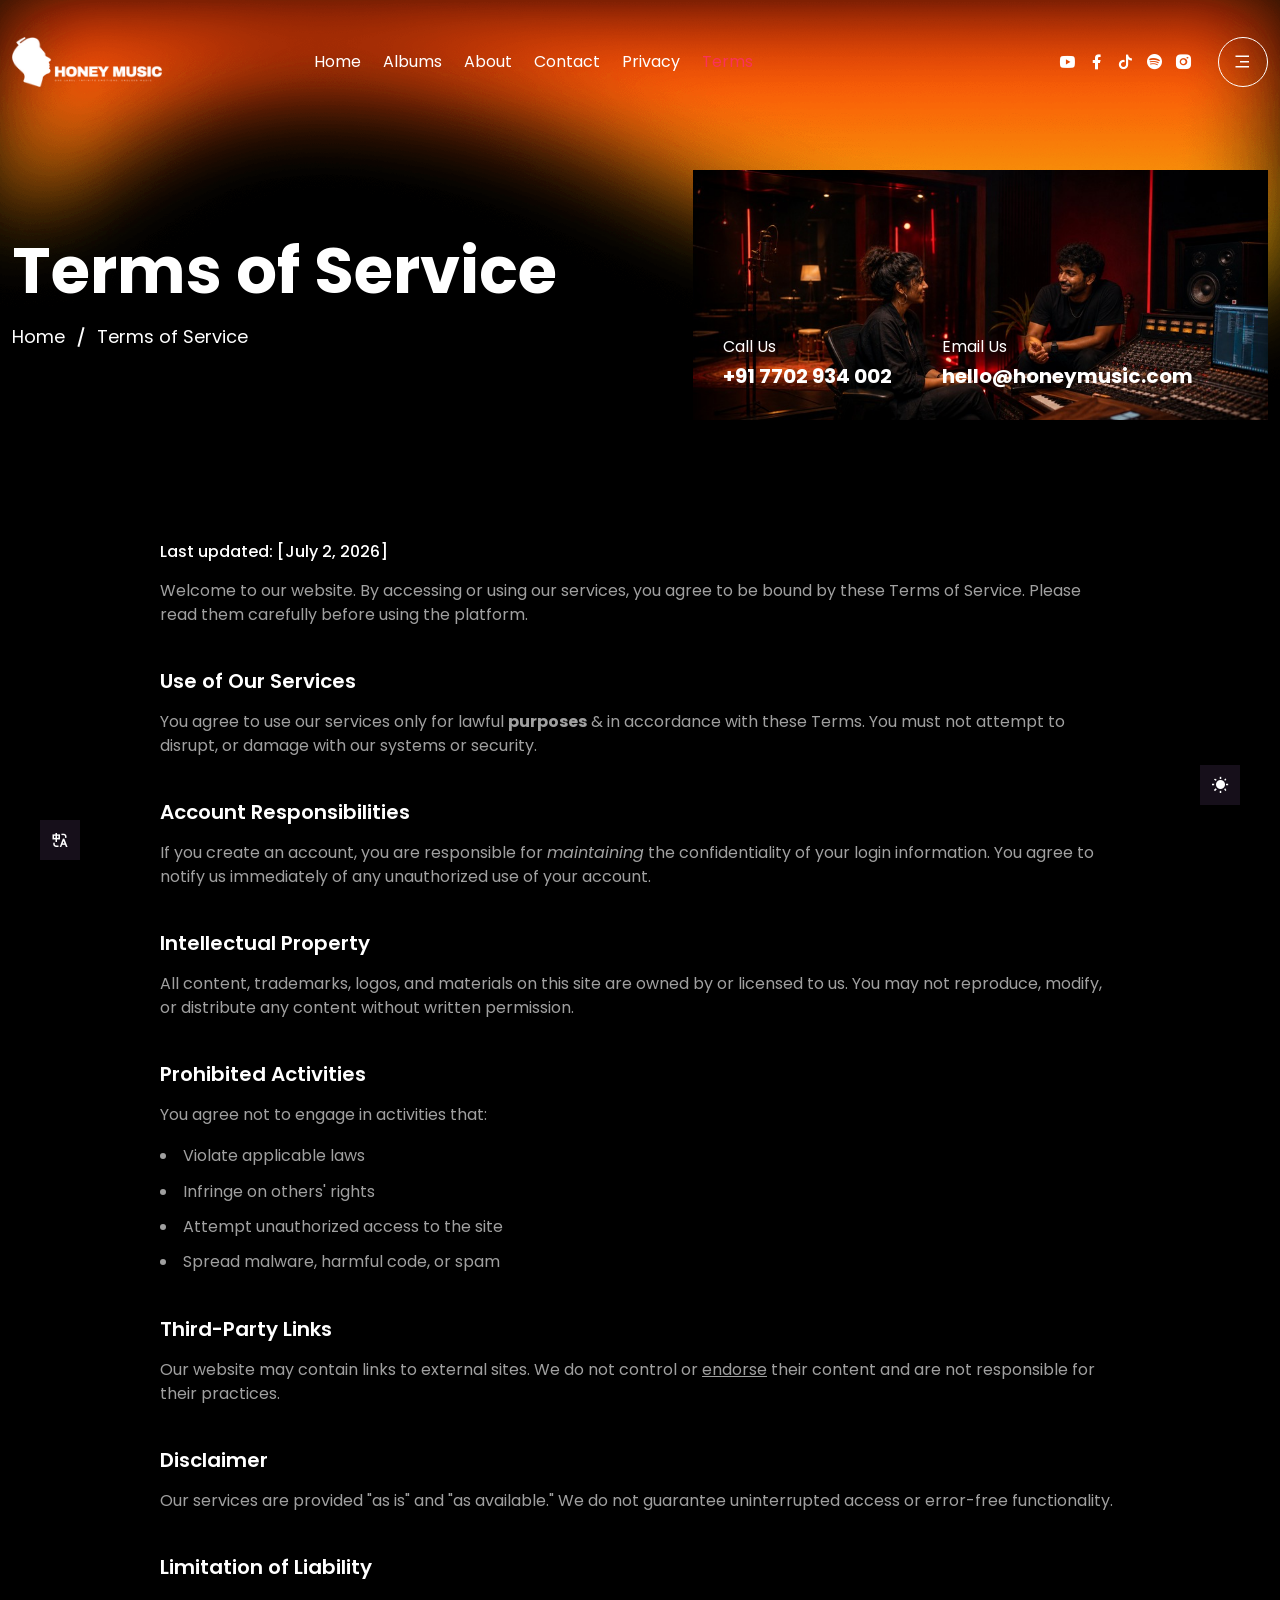
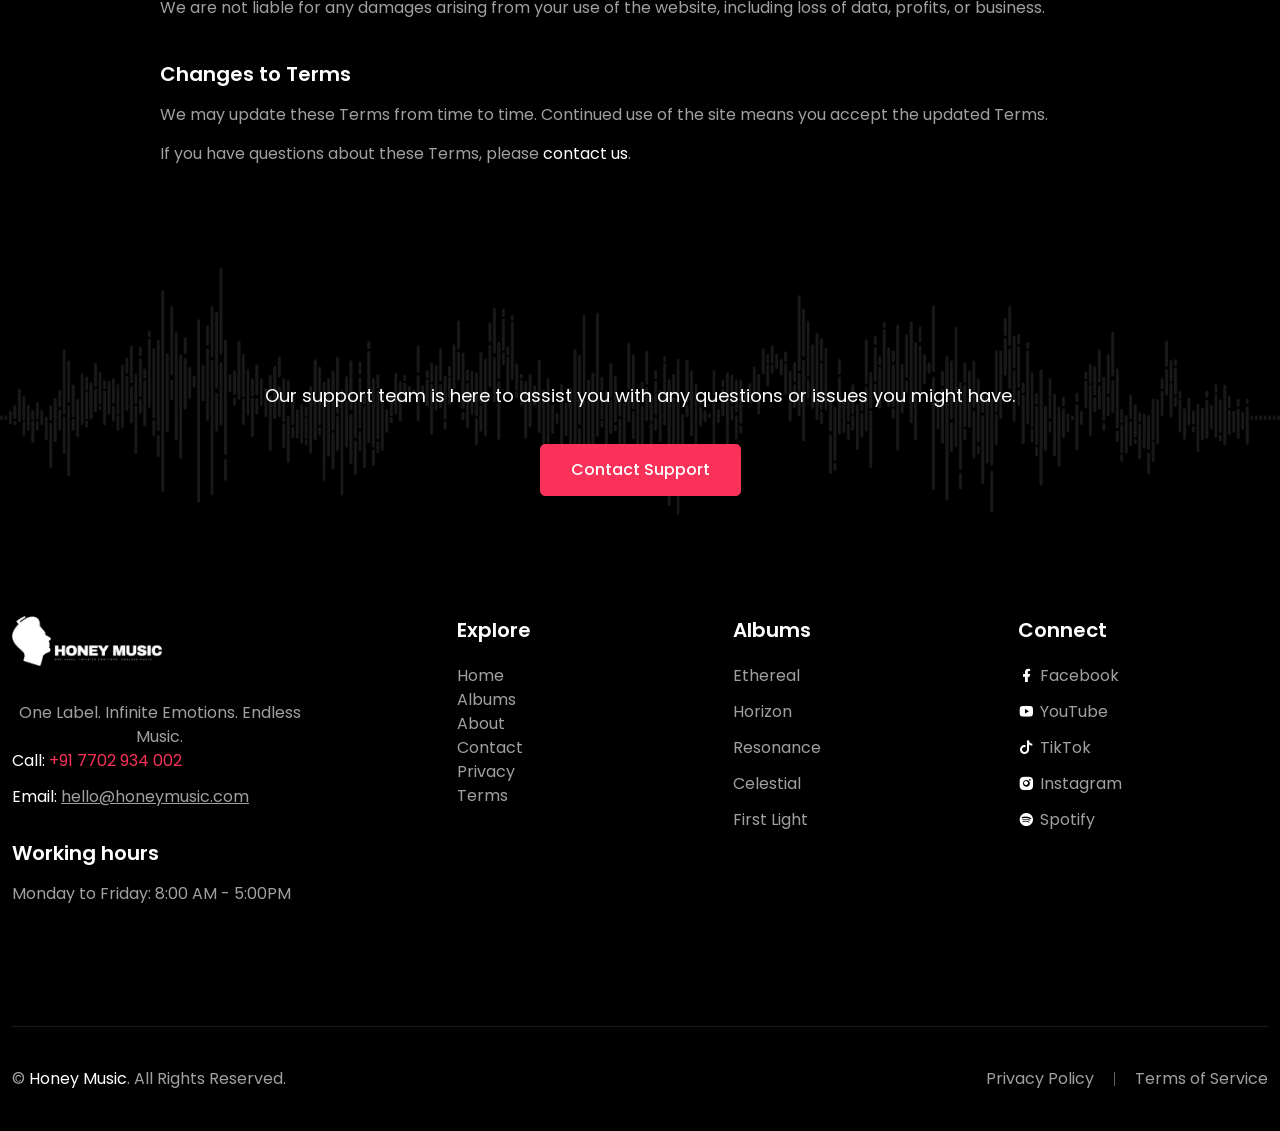
<file: terms-of-service.html>
﻿<!DOCTYPE html>

<html dir="ltr">
<head>
<!-- Required meta tags -->
<meta charset="utf-8"/>
<meta content="width=device-width, initial-scale=1.0" name="viewport"/>
<!-- Links Of CSS File -->
<link href="assets/css/remixicon.css" rel="stylesheet"/>
<link href="assets/css/flaticon_musfix.css" rel="stylesheet"/>
<link href="assets/css/swiper-bundle.min.css" rel="stylesheet"/>
<link href="assets/css/scrollCue.css" rel="stylesheet"/>
<link href="assets/css/style.css" rel="stylesheet"/><link href="assets/css/honey-music.css" rel="stylesheet"/>
<!-- Favicon -->
<link href="assets/images/honey-favicon.png" rel="icon" type="image/png"/>
<!-- Title -->
<title>Honey Music Terms</title>
<!-- Font Family -->
<link href="https://fonts.googleapis.com" rel="preconnect"/>
<link crossorigin="" href="https://fonts.gstatic.com" rel="preconnect"/>
<link href="assets/css/google-fonts-d1c35d038a.css" rel="stylesheet"/>
<meta content="Honey Music is an Indian independent music label for emotional songs, albums, music stories, and fan connection." name="description"/><meta content="Honey Music, Indian independent music label, albums, songs, music stories, fan connection" name="keywords"/><meta content="Honey Music Terms" property="og:title"/><meta content="Honey Music is an Indian independent music label for emotional songs, albums, music stories, and fan connection." property="og:description"/><meta content="website" property="og:type"/><meta content="assets/images/honey-music-logo.png" property="og:image"/><meta content="summary_large_image" name="twitter:card"/><script data-honey-schema="true" type="application/ld+json">{
  "@context": "https://schema.org",
  "@type": "Organization",
  "name": "Honey Music",
  "url": "https://honeymusic.in",
  "logo": "assets/images/honey-music-logo.png",
  "description": "Honey Music is an Indian independent music label for emotional songs, albums, music stories, and fan connection.",
  "email": "hello@honeymusic.com",
  "telephone": "+91 7702 934 002",
  "address": "Hyderabad, Telangana, India",
  "sameAs": [
    "https://facebook.com/honeymusic",
    "https://youtube.com/@honeymusic",
    "https://instagram.com/honeymusic",
    "https://open.spotify.com",
    "https://tiktok.com/@honeymusic"
  ]
}</script></head>
<body>
<!-- Preloader -->
<div class="fixed top-0 left-0 right-0 bottom-0 z-[999] bg-black light:bg-white flex items-center justify-center" id="preloader">
<div class="loader"></div>
</div>
<!-- End Preloader -->
<!-- Navbar -->
<div class="py-[15px] md:py-[25px] lg:py-[5px] xl:py-[30px] fixed top-0 left-0 right-0 z-[4] transition-all duration-300 ease-in-out" id="navbar">
<div class="container lg:!max-w-full xl:!max-w-[1650px]">
<div class="relative flex items-center flex-wrap lg:flex-nowrap justify-between lg:justify-start">
<a class="flex-none inline-block" href="index.html">
<img alt="Honey Music logo" class="honey-logo" src="assets/images/honey-music-logo-white.png"/>
</a>
<div class="flex-none lg:hidden">
<button class="navbar-burger-toggle inline-block leading-none" id="navbarBurgerToggle" type="button">
<span class="h-[3px] w-[30px] my-[5px] block bg-white"></span>
<span class="h-[3px] w-[30px] my-[5px] block bg-white"></span>
<span class="h-[3px] w-[30px] my-[5px] block bg-white"></span>
</button>
</div>
<div class="hidden lg:flex items-center grow basis-full basis-auto">
<ul class="navbar-nav flex items-center flex-row gap-[25px] xl:gap-[35px] ltr:ml-[30px] rtl:mr-[30px] ltr:xl:ml-[100px] rtl:xl:mr-[100px] ltr:2xl:ml-[150px] rtl:2xl:mr-[150px] honey-nav-tight"><li class="nav-item relative"><a class="nav-link relative py-[20px] block text-white transition-all duration-300 ease-in-out hover:text-primary" href="index.html">Home</a></li><li class="nav-item relative"><a class="nav-link relative py-[20px] block text-white transition-all duration-300 ease-in-out hover:text-primary" href="albums.html">Albums</a></li><li class="nav-item relative"><a class="nav-link relative py-[20px] block text-white transition-all duration-300 ease-in-out hover:text-primary" href="about.html">About</a></li><li class="nav-item relative"><a class="nav-link relative py-[20px] block text-white transition-all duration-300 ease-in-out hover:text-primary" href="contact.html">Contact</a></li><li class="nav-item relative"><a class="nav-link relative py-[20px] block text-white transition-all duration-300 ease-in-out hover:text-primary" href="privacy-policy.html">Privacy</a></li><li class="nav-item relative"><a class="nav-link active relative py-[20px] block text-white transition-all duration-300 ease-in-out hover:text-primary" href="terms-of-service.html">Terms</a></li></ul>
<div class="flex items-center gap-[20px] xl:gap-[25px] ltr:ml-auto rtl:mr-auto">
<div class="flex items-center gap-[8px] xl:gap-[10px] text-lg leading-none">
<a class="block text-white hover:underline transition-all duration-300 ease-in-out" href="#" target="_blank">
<i class="ri-youtube-fill"></i>
</a>
<a class="block text-white hover:underline transition-all duration-300 ease-in-out" href="#" target="_blank">
<i class="ri-facebook-fill"></i>
</a>
<a class="block text-white hover:underline transition-all duration-300 ease-in-out" href="#" target="_blank">
<i class="ri-tiktok-fill"></i>
</a>
<a class="block text-white hover:underline transition-all duration-300 ease-in-out" href="#" target="_blank">
<i class="ri-spotify-fill"></i>
</a>
<a class="block text-white hover:underline transition-all duration-300 ease-in-out" href="#" target="_blank">
<i class="ri-instagram-fill"></i>
</a>
</div>
<button class="navbar-burger-toggle flex items-center justify-center rounded-full text-lg w-[50px] h-[50px] text-white border border-white transition-all duration-300 ease-in-out hover:bg-primary hover:border-primary" id="navbarBurgerToggle" type="button">
<i class="ri-menu-3-fill"></i>
</button>
</div>
</div>
</div>
</div>
</div>
<!-- End Navbar -->
<!-- Sidebar Modal -->
<div class="sidebar-modal">
<div class="p-[20px] md:p-[30px] lg:px-[40px] py-[30px] border-b border-white/15 light:border-black/10">
<button class="inline-block w-[40px] h-[40px] flex items-center justify-center rounded-full border border-white/15 light:border-black/15 text-md leading-none text-white light:text-black transition-all duration-300 ease-in-out hover:text-white hover:bg-primary hover:border-primary" type="button">
<i class="flaticon-close"></i>
</button>
</div>
<div class="overflow-y-scroll h-screen scrollbar" data-lenis-prevent="">
<div class="p-[20px] md:p-[30px] lg:px-[40px] py-[30px] border-b border-white/15 light:border-black/10 lg:hidden">
<ul class="sidebar-navbar-nav"><li class="nav-item mb-[20px] last:mb-0"><a class="nav-link block relative text-white light:text-black transition-all duration-300 ease-in-out hover:text-primary" href="index.html">Home</a></li><li class="nav-item mb-[20px] last:mb-0"><a class="nav-link block relative text-white light:text-black transition-all duration-300 ease-in-out hover:text-primary" href="albums.html">Albums</a></li><li class="nav-item mb-[20px] last:mb-0"><a class="nav-link block relative text-white light:text-black transition-all duration-300 ease-in-out hover:text-primary" href="about.html">About</a></li><li class="nav-item mb-[20px] last:mb-0"><a class="nav-link block relative text-white light:text-black transition-all duration-300 ease-in-out hover:text-primary" href="contact.html">Contact</a></li><li class="nav-item mb-[20px] last:mb-0"><a class="nav-link block relative text-white light:text-black transition-all duration-300 ease-in-out hover:text-primary" href="privacy-policy.html">Privacy</a></li><li class="nav-item mb-[20px] last:mb-0"><a class="nav-link active block relative text-white light:text-black transition-all duration-300 ease-in-out hover:text-primary" href="terms-of-service.html">Terms</a></li></ul>
</div>
<div class="p-[20px] md:p-[30px] lg:p-[40px]">
<p>
                        Honey Music is a modern music label and music collective dedicated to powerful, emotion-driven sound, visual storytelling, and unforgettable fan experiences.
                    </p>
<div class="mt-[20px] md:mt-[30px] lg:mt-[40px]"></div>
<h3 class="!font-semibold text-base md:text-lg lg:text-xl mb-[15px] lg:mb-[20px]">
                        Get In Touch
                    </h3>
<ul>
<li class="group flex items-center gap-[15px] mb-[15px] md:mb-[20px] last:mb-0">
<div class="flex items-center justify-center flex-none bg-black light:bg-[#f9f9f9] border border-white/20 light:border-black/10 text-primary w-[51px] h-[51px] rounded-full text-2xl transition-all duration-300 ease-in-out group-hover:bg-primary group-hover:border-primary group-hover:text-white">
<i class="ri-mail-line"></i>
</div>
<div>
<span class="block font-semibold mb-[3px] text-[#a0a0a0] light:text-body">
                                    Email Us
                                </span>
<a class="light:text-black transition-all duration-300 ease-in-out hover:text-primary" href="mailto:hello@honeymusic.com">hello@honeymusic.com</a>
</div>
</li>
<li class="group flex items-center gap-[15px] mb-[15px] md:mb-[20px] last:mb-0">
<div class="flex items-center justify-center flex-none bg-black light:bg-[#f9f9f9] border border-white/20 light:border-black/10 text-primary w-[51px] h-[51px] rounded-full text-2xl transition-all duration-300 ease-in-out group-hover:bg-primary group-hover:border-primary group-hover:text-white">
<i class="ri-phone-line"></i>
</div>
<div>
<span class="block font-semibold mb-[3px] text-[#a0a0a0] light:text-body">
                                    Call Us
                                </span>
<a class="light:text-black transition-all duration-300 ease-in-out hover:text-primary" href="tel:+917702934002">
                                    +91 7702 934 002
                                </a>
</div>
</li>
<li class="group flex items-center gap-[15px] mb-[15px] md:mb-[20px] last:mb-0">
<div class="flex items-center justify-center flex-none bg-black light:bg-[#f9f9f9] border border-white/20 light:border-black/10 text-primary w-[51px] h-[51px] rounded-full text-2xl transition-all duration-300 ease-in-out group-hover:bg-primary group-hover:border-primary group-hover:text-white">
<i class="ri-map-pin-line"></i>
</div>
<div>
<span class="block font-semibold mb-[3px] text-[#a0a0a0] light:text-body">
                                    Visit Us
                                </span>
<a class="light:text-black transition-all duration-300 ease-in-out hover:text-primary" href="#" target="_blank">
                                    Hyderabad, Telangana, India
                                </a>
</div>
</li>
<li class="group flex items-center gap-[15px] mb-[15px] md:mb-[20px] last:mb-0">
<div class="flex items-center justify-center flex-none bg-black light:bg-[#f9f9f9] border border-white/20 light:border-black/10 text-primary w-[51px] h-[51px] rounded-full text-2xl transition-all duration-300 ease-in-out group-hover:bg-primary group-hover:border-primary group-hover:text-white">
<i class="ri-time-line"></i>
</div>
<div>
<span class="block font-semibold mb-[3px] text-[#a0a0a0] light:text-body">
                                    Response Time
                                </span>
<span class="block light:text-black">
                                    Within 24-48 hours
                                </span>
</div>
</li>
</ul>
<div class="mt-[20px] md:mt-[30px] lg:mt-[40px]"></div>
<h3 class="!font-semibold text-base md:text-lg lg:text-xl mb-[15px]">
                        Follow Us
                    </h3>
<ul class="flex items-center flex-wrap gap-[20px] text-lg">
<li>
<a class="flex items-center gap-[5px] leading-none transition-all duration-300 ease-in-out hover:text-primary" href="#">
<i class="ri-youtube-fill"></i>
</a>
</li>
<li>
<a class="flex items-center gap-[5px] leading-none transition-all duration-300 ease-in-out hover:text-primary" href="#">
<i class="ri-facebook-fill"></i>
</a>
</li>
<li>
<a class="flex items-center gap-[5px] leading-none transition-all duration-300 ease-in-out hover:text-primary" href="#">
<i class="ri-tiktok-fill"></i>
</a>
</li>
<li>
<a class="flex items-center gap-[5px] leading-none transition-all duration-300 ease-in-out hover:text-primary" href="#">
<i class="ri-instagram-line"></i>
</a>
</li>
<li>
<a class="flex items-center gap-[5px] leading-none transition-all duration-300 ease-in-out hover:text-primary" href="#">
<i class="ri-spotify-line"></i>
</a>
</li>
<li>
<a class="flex items-center gap-[5px] leading-none transition-all duration-300 ease-in-out hover:text-primary" href="#">
<i class="ri-soundcloud-fill"></i>
</a>
</li>
<li>
<a class="flex items-center gap-[5px] leading-none transition-all duration-300 ease-in-out hover:text-primary" href="#">
<i class="ri-vimeo-fill"></i>
</a>
</li>
</ul>
</div>
</div>
</div>
<div class="backdrop"></div>
<!-- End Sidebar Modal -->
<!-- Page Banner -->
<div class="bg-black text-white relative z-[1] pt-[110px] md:pt-[150px] lg:pt-[130px] xl:pt-[170px] light:overflow-hidden">
<div class="container lg:!max-w-full xl:!max-w-[1650px]">
<div class="grid grid-cols-1 lg:grid-cols-2 gap-[25px] items-center">
<div>
<div class="ltr:lg:ml-auto rtl:lg:mr-auto lg:max-w-[455px] xl:max-w-[630px]">
<h1 class="mb-[10px] md:mb-[15px] lg:mb-[20px] !text-white text-3xl md:text-5xl lg:text-6xl xl:text-[64px] text_animation">
                                Terms of Service
                            </h1>
<ul class="md:text-base lg:text-lg flex items-center flex-wrap gap-[15px]">
<li>
<a class="transition-all duration-300 ease-in-out hover:text-primary" href="index.html">
                                        Home
                                    </a>
</li>
<li>
<div class="w-[2px] h-[15px] md:h-[20px] bg-white rotate-[15deg]"></div>
</li>
<li>
                                    Terms of Service
                                </li>
</ul>
</div>
</div>
<div class="relative ltr:xl:ml-auto rtl:xl:mr-auto xl:max-w-[575px]">
<img alt="page-banner-image" src="assets/images/page-banner/page-banner4.jpg"/>
<ul class="flex flex-wrap gap-[15px] sm:gap-[20px] md:gap-[30px] xl:gap-[50px] absolute bottom-0 left-0 right-0 p-[15px] sm:p-[20px] md:p-[30px]">
<li>
<span class="block mb-[3px]">
                                    Call Us
                                </span>
<a class="font-bold text-md md:text-lg lg:text-xl transition-all duration-300 ease-in-out hover:text-primary" href="tel:+917702934002">
                                    +91 7702 934 002
                                </a>
</li>
<li>
<span class="block mb-[3px]">
                                    Email Us
                                </span>
<a class="font-bold text-md md:text-lg lg:text-xl transition-all duration-300 ease-in-out hover:text-primary" href="mailto:hello@honeymusic.com">hello@honeymusic.com</a>
</li>
</ul>
</div>
</div>
</div>
<div class="absolute top-0 left-0 right-0 -z-[2] text-center mx-auto">
<img alt="shape13" class="w-full" src="assets/images/shapes/shape13.png"/>
</div>
</div>
<!-- End Page Banner -->
<!-- Terms of Service -->
<div class="py-[60px] md:py-[80px] lg:py-[100px] xl:py-[120px] relative z-[1]">
<div class="container">
<div class="mx-auto xl:max-w-[960px] text-[#a0a0a0] light:text-body">
<span class="block font-medium text-white light:text-black mb-[15px]">
                        Last updated: [July 2, 2026]
                    </span>
<p>
                        Welcome to our website. By accessing or using our services, you agree to be bound by these Terms of Service. Please read them carefully before using the platform.
                    </p>
<h3 class="!font-semibold text-base md:text-md lg:text-lg xl:text-xl mb-[15px] [&amp;:not(:first-child)]:mt-[30px] md:[&amp;:not(:first-child)]:mt-[40px]">
                        Use of Our Services
                    </h3>
<p>
                        You agree to use our services only for lawful <strong>purposes</strong> &amp; in accordance with these Terms. You must not attempt to disrupt, or damage with our systems or security.
                    </p>
<h3 class="!font-semibold text-base md:text-md lg:text-lg xl:text-xl mb-[15px] [&amp;:not(:first-child)]:mt-[30px] md:[&amp;:not(:first-child)]:mt-[40px]">
                        Account Responsibilities
                    </h3>
<p>
                        If you create an account, you are responsible for <i>maintaining</i> the confidentiality of your login information. You agree to notify us immediately of any unauthorized use of your account.
                    </p>
<h3 class="!font-semibold text-base md:text-md lg:text-lg xl:text-xl mb-[15px] [&amp;:not(:first-child)]:mt-[30px] md:[&amp;:not(:first-child)]:mt-[40px]">
                        Intellectual Property
                    </h3>
<p>
                        All content, trademarks, logos, and materials on this site are owned by or licensed to us. You may not reproduce, modify, or distribute any content without written permission.
                    </p>
<h3 class="!font-semibold text-base md:text-md lg:text-lg xl:text-xl mb-[15px] [&amp;:not(:first-child)]:mt-[30px] md:[&amp;:not(:first-child)]:mt-[40px]">
                        Prohibited Activities
                    </h3>
<p>
                        You agree not to engage in activities that:
                    </p>
<ul class="list-disc list-inside my-[15px] last:mb-0">
<li class="leading-[1.7] mb-[8px] last:mb-0">
                            Violate applicable laws
                        </li>
<li class="leading-[1.7] mb-[8px] last:mb-0">
                            Infringe on others' rights
                        </li>
<li class="leading-[1.7] mb-[8px] last:mb-0">
                            Attempt unauthorized access to the site
                        </li>
<li class="leading-[1.7] mb-[8px] last:mb-0">
                            Spread malware, harmful code, or spam
                        </li>
</ul>
<h3 class="!font-semibold text-base md:text-md lg:text-lg xl:text-xl mb-[15px] [&amp;:not(:first-child)]:mt-[30px] md:[&amp;:not(:first-child)]:mt-[40px]">
                        Third-Party Links
                    </h3>
<p>
                        Our website may contain links to external sites. We do not control or <u>endorse</u> their content and are not responsible for their practices.
                    </p>
<h3 class="!font-semibold text-base md:text-md lg:text-lg xl:text-xl mb-[15px] [&amp;:not(:first-child)]:mt-[30px] md:[&amp;:not(:first-child)]:mt-[40px]">
                        Disclaimer
                    </h3>
<p>
                        Our services are provided "as is" and "as available." We do not guarantee uninterrupted access or error-free functionality.
                    </p>
<h3 class="!font-semibold text-base md:text-md lg:text-lg xl:text-xl mb-[15px] [&amp;:not(:first-child)]:mt-[30px] md:[&amp;:not(:first-child)]:mt-[40px]">
                        Limitation of Liability
                    </h3>
<p>
                        We are not liable for any damages arising from your use of the website, including loss of data, profits, or business.
                    </p>
<h3 class="!font-semibold text-base md:text-md lg:text-lg xl:text-xl mb-[15px] [&amp;:not(:first-child)]:mt-[30px] md:[&amp;:not(:first-child)]:mt-[40px]">
                        Changes to Terms
                    </h3>
<p>
                        We may update these Terms from time to time. Continued use of the site means you accept the updated Terms.
                    </p>
<p>
                        If you have questions about these Terms, please <a class="text-white light:text-black transition-all duration-300 ease-in-out hover:text-primary" href="contact.html">contact us</a>.
                    </p>
</div>
</div>
</div>
<!-- End Terms of Service -->
<!-- Still Need Help -->
<div class="relative z-[1] text-center">
<div class="container">
<h2 class="mb-[15px] md:mb-[20px] lg:mb-[25px] !font-semibold text-3xl md:text-5xl lg:text-6xl xl:text-[64px] leading-[1.1] text_animation">
                    Still Need Help?
                </h2>
<p class="md:text-base lg:text-lg lg:max-w-[880px] mx-auto">
                    Our support team is here to assist you with any questions or issues you might have.
                </p>
<a class="primary-btn mt-[10px] md:mt-[15px] lg:mt-[20px]" href="contact.html">
                    Contact Support
                </a>
</div>
<div class="absolute top-1/2 -translate-y-1/2 left-0 right-0 -z-[1] text-center mx-auto light:opacity-30 light:invert">
<img alt="shape3" class="w-full" src="assets/images/shapes/shape3.png"/>
</div>
</div>
<!-- End Still Need Help -->
<!-- Footer -->
<footer class="pt-[60px] md:pt-[80px] lg:pt-[100px] xl:pt-[120px]">
<div class="container">
<div class="grid grid-cols-1 sm:grid-cols-2 lg:grid-cols-4 gap-[25px]">
<div>
<a class="inline-block mb-[25px] md:mb-[30px] lg:mb-[35px]" href="index.html">
<img alt="Honey Music logo" class="light:!hidden honey-logo" src="assets/images/honey-music-logo-white.png"/>
<img alt="Honey Music logo" class="!hidden light:!inline-block honey-logo" src="assets/images/honey-music-logo.png"/>
</a><p class="text-center text-[#a0a0a0] !mb-0">One Label. Infinite Emotions. Endless Music.</p>
<ul class="mb-[20px] md:mb-[25px] lg:mb-[30px]">
<li class="mb-[12px] last:mb-0">
                                Call: <a class="text-primary transition-all duration-300 ease-in-out hover:underline" href="tel:+917702934002">+91 7702 934 002</a>
</li>
<li class="mb-[12px] last:mb-0">
                                Email: <a class="text-[#a0a0a0] light:text-body underline transition-all duration-300 ease-in-out hover:text-primary" href="mailto:hello@honeymusic.com">hello@honeymusic.com</a>
</li>
</ul>
<h3 class="!font-semibold text-lg md:text-xl mb-[15px]">
                            Working hours
                        </h3>
<p class="text-[#a0a0a0] light:text-body">
                            Monday to Friday: 8:00 AM - 5:00PM 
                        </p>
</div>
<div class="ltr:xl:pl-[125px] rtl:xl:pr-[125px]">
<h3 class="!font-semibold text-lg md:text-xl mb-[15px] md:mb-[20px]">
                            Explore
                        </h3>
<ul><li><a class="text-[#a0a0a0] transition-all duration-300 ease-in-out hover:text-primary" href="index.html">Home</a></li><li><a class="text-[#a0a0a0] transition-all duration-300 ease-in-out hover:text-primary" href="albums.html">Albums</a></li><li><a class="text-[#a0a0a0] transition-all duration-300 ease-in-out hover:text-primary" href="about.html">About</a></li><li><a class="text-[#a0a0a0] transition-all duration-300 ease-in-out hover:text-primary" href="contact.html">Contact</a></li><li><a class="text-[#a0a0a0] transition-all duration-300 ease-in-out hover:text-primary" href="privacy-policy.html">Privacy</a></li><li><a class="text-[#a0a0a0] transition-all duration-300 ease-in-out hover:text-primary" href="terms-of-service.html">Terms</a></li></ul>
</div>
<div class="ltr:xl:pl-[80px] rtl:xl:pr-[80px]">
<h3 class="!font-semibold text-lg md:text-xl mb-[15px] md:mb-[20px]">
                            Albums
                        </h3>
<ul>
<li class="mb-[12px] last:mb-0">
<a class="inline-block text-[#a0a0a0] light:text-body transition-all duration-300 ease-in-out hover:text-primary" href="albums.html">
                                    Ethereal
                                </a>
</li>
<li class="mb-[12px] last:mb-0">
<a class="inline-block text-[#a0a0a0] light:text-body transition-all duration-300 ease-in-out hover:text-primary" href="albums.html">
                                    Horizon
                                </a>
</li>
<li class="mb-[12px] last:mb-0">
<a class="inline-block text-[#a0a0a0] light:text-body transition-all duration-300 ease-in-out hover:text-primary" href="albums.html">
                                    Resonance
                                </a>
</li>
<li class="mb-[12px] last:mb-0">
<a class="inline-block text-[#a0a0a0] light:text-body transition-all duration-300 ease-in-out hover:text-primary" href="albums.html">
                                    Celestial
                                </a>
</li>
<li class="mb-[12px] last:mb-0">
<a class="inline-block text-[#a0a0a0] light:text-body transition-all duration-300 ease-in-out hover:text-primary" href="albums.html">
                                    First Light
                                </a>
</li>
</ul>
</div>
<div class="ltr:xl:pl-[45px] rtl:xl:pr-[45px]">
<h3 class="!font-semibold text-lg md:text-xl mb-[15px] md:mb-[20px]">
                            Connect
                        </h3>
<ul>
<li class="mb-[12px] last:mb-0">
<a class="flex items-center gap-[5px] text-[#a0a0a0] light:text-body transition-all duration-300 ease-in-out hover:text-primary" href="#">
<i class="ri-facebook-fill text-white light:text-black relative -top-px"></i>
                                    Facebook
                                </a>
</li>
<li class="mb-[12px] last:mb-0">
<a class="flex items-center gap-[5px] text-[#a0a0a0] light:text-body transition-all duration-300 ease-in-out hover:text-primary" href="#">
<i class="ri-youtube-fill text-white light:text-black relative -top-px"></i>
                                    YouTube
                                </a>
</li>
<li class="mb-[12px] last:mb-0">
<a class="flex items-center gap-[5px] text-[#a0a0a0] light:text-body transition-all duration-300 ease-in-out hover:text-primary" href="#">
<i class="ri-tiktok-fill text-white light:text-black relative -top-px"></i>
                                    TikTok
                                </a>
</li>
<li class="mb-[12px] last:mb-0">
<a class="flex items-center gap-[5px] text-[#a0a0a0] light:text-body transition-all duration-300 ease-in-out hover:text-primary" href="#">
<i class="ri-instagram-fill text-white light:text-black relative -top-px"></i>
                                    Instagram
                                </a>
</li>
<li class="mb-[12px] last:mb-0">
<a class="flex items-center gap-[5px] text-[#a0a0a0] light:text-body transition-all duration-300 ease-in-out hover:text-primary" href="#">
<i class="ri-spotify-fill text-white light:text-black relative -top-px"></i>
                                    Spotify
                                </a>
</li>
</ul>
</div>
</div>
<div class="pt-[60px] md:pt-[80px] lg:pt-[100px] xl:pt-[120px]"></div>
<div class="text-center ltr:md:text-left rtl:md:text-right grid grid-cols-1 md:grid-cols-2 gap-[15px] md:gap-[25px] items-center border-t border-white/10 light:border-black/10 py-[20px] md:py-[30px] lg:py-[40px]">
<p class="text-[#a0a0a0] light:text-body !mb-0">© <span class="text-white">Honey Music</span>. All Rights Reserved.</p>
<ul class="flex items-center justify-center md:justify-end flex-wrap gap-[10px] md:gap-[15px] lg:gap-[20px]">
<li>
<a class="text-[#a0a0a0] light:text-body transition-all duration-300 ease-in-out hover:text-primary" href="privacy-policy.html">
                                Privacy Policy
                            </a>
</li>
<li>
<div class="w-px h-[14px] bg-[#a0a0a0] opacity-60"></div>
</li>
<li>
<a class="text-[#a0a0a0] light:text-body transition-all duration-300 ease-in-out hover:text-primary" href="terms-of-service.html">
                                Terms of Service
                            </a>
</li>
</ul>
</div>
</div>
</footer>
<!-- End Footer -->
<!-- Back To Top -->
<button id="backToTopBtn" type="button">
<i class="flaticon-up-arrow"></i>
</button>
<!-- End Back To Top -->
<!-- Light/Dark Mode -->
<button id="lightDarkToggle" type="button">
<i class="ri-moon-fill"></i>
</button>
<!-- End Light/Dark Mode -->
<!-- LTR/RTL Mode -->
<button id="ltrRtlToggle" type="button">
<i class="ri-translate"></i>
</button>
<!-- End LTR/RTL Mode -->
<!-- Links Of JS File -->
<script data-cfasync="false" src="cdn-cgi/scripts/5c5dd728/cloudflare-static/email-decode.min.js"></script><script src="assets/js/swiper-bundle.min.js"></script>
<script src="assets/js/parallax.min.js"></script>
<script src="assets/js/gsap.min.js"></script>
<script src="assets/js/ScrollTrigger.min.js"></script>
<script src="assets/js/SplitText.min.js"></script>
<script src="assets/js/scrollCue.min.js"></script>
<script src="assets/js/ukiyo.min.js"></script>
<script src="assets/js/lenis.js"></script>
<script src="assets/js/fslightbox.js"></script>
<script src="assets/js/gsap-custom.js"></script>
<script src="assets/js/custom.js"></script><script src="assets/js/honey-dynamic.js"></script>
</body>
</html>
</file>
<file: assets/css/flaticon_musfix.css>
/*!
*    ______ _       _   _
*    |  ____| |     | | (_)
*    | |__  | | __ _| |_ _  ___ ___  _ __
*    |  __| | |/ _` | __| |/ __/ _ \| '_ \
*    | |    | | (_| | |_| | (_| (_) | | | |
*    |_|    |_|\__,_|\__|_|\___\___/|_| |_|
*
*         https://www.flaticon.com
*/

@font-face {
    font-family: "flaticon_musfix";
    src: url(../fonts/flaticon_musfix.woff2) format("woff2"),
url(../fonts/flaticon_musfix.woff) format("woff"),
url(../fonts/flaticon_musfix.eot) format("embedded-opentype"),
url(../fonts/flaticon_musfix.ttf) format("truetype"),
url(../fonts/flaticon_musfix.svg) format("svg")
}

i[class^="flaticon-"]:before, i[class*=" flaticon-"]:before {
    font-family: flaticon_musfix !important;
    font-style: normal;
    font-weight: normal !important;
    font-variant: normal;
    text-transform: none;
    line-height: 1;
    -webkit-font-smoothing: antialiased;
    -moz-osx-font-smoothing: grayscale;
}

.flaticon-check-mark:before {
    content: "\f101";
}
.flaticon-checked:before {
    content: "\f102";
}
.flaticon-check:before {
    content: "\f103";
}
.flaticon-tag:before {
    content: "\f104";
}
.flaticon-tag-1:before {
    content: "\f105";
}
.flaticon-price-tag:before {
    content: "\f106";
}
.flaticon-tag-2:before {
    content: "\f107";
}
.flaticon-calendar:before {
    content: "\f108";
}
.flaticon-schedule:before {
    content: "\f109";
}
.flaticon-heart:before {
    content: "\f10a";
}
.flaticon-like:before {
    content: "\f10b";
}
.flaticon-close:before {
    content: "\f10c";
}
.flaticon-plus:before {
    content: "\f10d";
}
.flaticon-minus:before {
    content: "\f10e";
}
.flaticon-arrow:before {
    content: "\f10f";
}
.flaticon-arrow-1:before {
    content: "\f110";
}
.flaticon-phone-call:before {
    content: "\f111";
}
.flaticon-location:before {
    content: "\f112";
}
.flaticon-mail:before {
    content: "\f113";
}
.flaticon-user:before {
    content: "\f114";
}
.flaticon-clock:before {
    content: "\f115";
}
.flaticon-placeholder:before {
    content: "\f116";
}
.flaticon-customer-service:before {
    content: "\f117";
}
.flaticon-worldwide:before {
    content: "\f118";
}
.flaticon-coffee-cup:before {
    content: "\f119";
}
.flaticon-save-instagram:before {
    content: "\f11a";
}
.flaticon-bookmark:before {
    content: "\f11b";
}
.flaticon-group:before {
    content: "\f11c";
}
.flaticon-view:before {
    content: "\f11d";
}
.flaticon-hide:before {
    content: "\f11e";
}
.flaticon-padlock:before {
    content: "\f11f";
}
.flaticon-unlock:before {
    content: "\f120";
}
.flaticon-star:before {
    content: "\f121";
}
.flaticon-star-1:before {
    content: "\f122";
}
.flaticon-star-2:before {
    content: "\f123";
}
.flaticon-target:before {
    content: "\f124";
}
.flaticon-setting:before {
    content: "\f125";
}
.flaticon-settings:before {
    content: "\f126";
}
.flaticon-shopping-cart:before {
    content: "\f127";
}
.flaticon-grocery-store:before {
    content: "\f128";
}
.flaticon-shopping-bag:before {
    content: "\f129";
}
.flaticon-shopping-bag-1:before {
    content: "\f12a";
}
.flaticon-info:before {
    content: "\f12b";
}
.flaticon-info-1:before {
    content: "\f12c";
}
.flaticon-warning:before {
    content: "\f12d";
}
.flaticon-warning-1:before {
    content: "\f12e";
}
.flaticon-exclamation:before {
    content: "\f12f";
}
.flaticon-menu:before {
    content: "\f130";
}
.flaticon-dots:before {
    content: "\f131";
}
.flaticon-dots-menu:before {
    content: "\f132";
}
.flaticon-edit:before {
    content: "\f133";
}
.flaticon-edit-1:before {
    content: "\f134";
}
.flaticon-pencil:before {
    content: "\f135";
}
.flaticon-edit-2:before {
    content: "\f136";
}
.flaticon-play-button-arrowhead:before {
    content: "\f137";
}
.flaticon-play-button:before {
    content: "\f138";
}
.flaticon-play-button-1:before {
    content: "\f139";
}
.flaticon-download:before {
    content: "\f13a";
}
.flaticon-downloading:before {
    content: "\f13b";
}
.flaticon-download-to-storage-drive:before {
    content: "\f13c";
}
.flaticon-like-1:before {
    content: "\f13d";
}
.flaticon-like-2:before {
    content: "\f13e";
}
.flaticon-dislike:before {
    content: "\f13f";
}
.flaticon-dislike-1:before {
    content: "\f140";
}
.flaticon-bell:before {
    content: "\f141";
}
.flaticon-bell-1:before {
    content: "\f142";
}
.flaticon-user-1:before {
    content: "\f143";
}
.flaticon-user-2:before {
    content: "\f144";
}
.flaticon-account:before {
    content: "\f145";
}
.flaticon-group-1:before {
    content: "\f146";
}
.flaticon-left-chevron:before {
    content: "\f147";
}
.flaticon-up-arrow:before {
    content: "\f148";
}
.flaticon-down-arrow:before {
    content: "\f149";
}
.flaticon-quora:before {
    content: "\f14a";
}
.flaticon-twitter:before {
    content: "\f14b";
}
.flaticon-reddit:before {
    content: "\f14c";
}
.flaticon-pinterest:before {
    content: "\f14d";
}
.flaticon-snapchat:before {
    content: "\f14e";
}
.flaticon-telegram:before {
    content: "\f14f";
}
.flaticon-twitter-1:before {
    content: "\f150";
}
.flaticon-facebook-app-symbol:before {
    content: "\f151";
}
.flaticon-linkedin:before {
    content: "\f152";
}
.flaticon-tik-tok:before {
    content: "\f153";
}
.flaticon-whatsapp:before {
    content: "\f154";
}
.flaticon-chat:before {
    content: "\f155";
}
.flaticon-instagram:before {
    content: "\f156";
}
.flaticon-wechat:before {
    content: "\f157";
}
.flaticon-youtube:before {
    content: "\f158";
}
.flaticon-spotify-logo:before {
    content: "\f159";
}
.flaticon-spotify:before {
    content: "\f15a";
}
.flaticon-music:before {
    content: "\f15b";
}
.flaticon-multimedia:before {
    content: "\f15c";
}
.flaticon-deezer:before {
    content: "\f15d";
}
.flaticon-music-1:before {
    content: "\f15e";
}
.flaticon-soundcloud-logo:before {
    content: "\f15f";
}
.flaticon-pandora:before {
    content: "\f160";
}
.flaticon-social:before {
    content: "\f161";
}
.flaticon-search:before {
    content: "\f162";
}
.flaticon-zoom:before {
    content: "\f163";
}
.flaticon-music-album:before {
    content: "\f164";
}
.flaticon-tickets:before {
    content: "\f165";
}
.flaticon-store:before {
    content: "\f166";
}
.flaticon-sale:before {
    content: "\f167";
}
.flaticon-offer:before {
    content: "\f168";
}
.flaticon-artist:before {
    content: "\f169";
}
.flaticon-singer:before {
    content: "\f16a";
}
.flaticon-video-tape:before {
    content: "\f16b";
}
.flaticon-play-button-2:before {
    content: "\f16c";
}
.flaticon-previous-track:before {
    content: "\f16d";
}
.flaticon-speaker:before {
    content: "\f16e";
}
.flaticon-video-player:before {
    content: "\f16f";
}
.flaticon-projector:before {
    content: "\f170";
}
.flaticon-video-folder:before {
    content: "\f171";
}
.flaticon-headset:before {
    content: "\f172";
}
.flaticon-microphone:before {
    content: "\f173";
}
.flaticon-video-camera:before {
    content: "\f174";
}
.flaticon-live-streaming:before {
    content: "\f175";
}
.flaticon-photo-camera:before {
    content: "\f176";
}
.flaticon-movie-reel:before {
    content: "\f177";
}
.flaticon-turntable:before {
    content: "\f178";
}
.flaticon-flash-drive:before {
    content: "\f179";
}
.flaticon-clapperboard:before {
    content: "\f17a";
}
.flaticon-laptop:before {
    content: "\f17b";
}
.flaticon-movie-reel-1:before {
    content: "\f17c";
}
.flaticon-video-chat:before {
    content: "\f17d";
}
.flaticon-4k:before {
    content: "\f17e";
}
.flaticon-keyboard:before {
    content: "\f17f";
}
.flaticon-microphone-1:before {
    content: "\f180";
}
.flaticon-mp3-player:before {
    content: "\f181";
}
.flaticon-mute:before {
    content: "\f182";
}
.flaticon-casette:before {
    content: "\f183";
}
.flaticon-next-button:before {
    content: "\f184";
}
.flaticon-pause-button:before {
    content: "\f185";
}
.flaticon-projector-1:before {
    content: "\f186";
}
.flaticon-radio:before {
    content: "\f187";
}
.flaticon-smartphone:before {
    content: "\f188";
}
.flaticon-sound:before {
    content: "\f189";
}
.flaticon-cd:before {
    content: "\f18a";
}
.flaticon-speaker-1:before {
    content: "\f18b";
}
.flaticon-stop-button:before {
    content: "\f18c";
}
.flaticon-video-camera-1:before {
    content: "\f18d";
}
.flaticon-video-film:before {
    content: "\f18e";
}
.flaticon-cloud-computing:before {
    content: "\f18f";
}
.flaticon-cloud-computing-1:before {
    content: "\f190";
}
.flaticon-countdown:before {
    content: "\f191";
}
.flaticon-dvd-player:before {
    content: "\f192";
}
.flaticon-replay:before {
    content: "\f193";
}
.flaticon-equalizer:before {
    content: "\f194";
}
.flaticon-play-button-3:before {
    content: "\f195";
}
.flaticon-shuffle:before {
    content: "\f196";
}
.flaticon-delete:before {
    content: "\f197";
}
.flaticon-music-note:before {
    content: "\f198";
}
.flaticon-previous:before {
    content: "\f199";
}
.flaticon-cds:before {
    content: "\f19a";
}
.flaticon-repeat-once:before {
    content: "\f19b";
}
.flaticon-ears:before {
    content: "\f19c";
}
.flaticon-rewind-button:before {
    content: "\f19d";
}
.flaticon-microphone-2:before {
    content: "\f19e";
}
.flaticon-microphone-3:before {
    content: "\f19f";
}
.flaticon-downloading-1:before {
    content: "\f1a0";
}
.flaticon-play-button-4:before {
    content: "\f1a1";
}
.flaticon-repeat:before {
    content: "\f1a2";
}
.flaticon-remove:before {
    content: "\f1a3";
}
.flaticon-stop-button-1:before {
    content: "\f1a4";
}
.flaticon-music-shop:before {
    content: "\f1a5";
}
.flaticon-group-2:before {
    content: "\f1a6";
}
.flaticon-vinyl-record:before {
    content: "\f1a7";
}
.flaticon-pause-button-1:before {
    content: "\f1a8";
}
.flaticon-play-button-5:before {
    content: "\f1a9";
}
.flaticon-waves:before {
    content: "\f1aa";
}
.flaticon-left-arrow:before {
    content: "\f1ab";
}
.flaticon-cd-burning:before {
    content: "\f1ac";
}
.flaticon-repeat-1:before {
    content: "\f1ad";
}
.flaticon-online:before {
    content: "\f1ae";
}
.flaticon-low-volume:before {
    content: "\f1af";
}
.flaticon-equalizer-1:before {
    content: "\f1b0";
}
.flaticon-equalizer-2:before {
    content: "\f1b1";
}
.flaticon-remove-1:before {
    content: "\f1b2";
}
.flaticon-favorite:before {
    content: "\f1b3";
}
.flaticon-right-arrow:before {
    content: "\f1b4";
}
.flaticon-logout:before {
    content: "\f1b5";
}
.flaticon-pick:before {
    content: "\f1b6";
}
.flaticon-signboard:before {
    content: "\f1b7";
}
.flaticon-signboard-1:before {
    content: "\f1b8";
}
.flaticon-sound-cable:before {
    content: "\f1b9";
}
.flaticon-sound-cable-1:before {
    content: "\f1ba";
}
.flaticon-sound-cable-2:before {
    content: "\f1bb";
}
.flaticon-plug:before {
    content: "\f1bc";
}
.flaticon-sound-cable-3:before {
    content: "\f1bd";
}
.flaticon-microphone-4:before {
    content: "\f1be";
}
.flaticon-music-album-1:before {
    content: "\f1bf";
}
.flaticon-downloading-2:before {
    content: "\f1c0";
}
.flaticon-microphone-5:before {
    content: "\f1c1";
}
.flaticon-microphone-6:before {
    content: "\f1c2";
}
.flaticon-box:before {
    content: "\f1c3";
}
.flaticon-collection:before {
    content: "\f1c4";
}
.flaticon-volume-mute:before {
    content: "\f1c5";
}
.flaticon-mute-1:before {
    content: "\f1c6";
}
.flaticon-enable-sound:before {
    content: "\f1c7";
}
.flaticon-mute-2:before {
    content: "\f1c8";
}
.flaticon-mute-3:before {
    content: "\f1c9";
}
.flaticon-mute-4:before {
    content: "\f1ca";
}
.flaticon-mute-microphone:before {
    content: "\f1cb";
}
.flaticon-mute-5:before {
    content: "\f1cc";
}
.flaticon-mute-6:before {
    content: "\f1cd";
}
.flaticon-music-2:before {
    content: "\f1ce";
}
.flaticon-mute-7:before {
    content: "\f1cf";
}
.flaticon-mute-8:before {
    content: "\f1d0";
}
.flaticon-silence:before {
    content: "\f1d1";
}
.flaticon-volume:before {
    content: "\f1d2";
}
.flaticon-speaker-filled-audio-tool:before {
    content: "\f1d3";
}
.flaticon-volume-1:before {
    content: "\f1d4";
}
.flaticon-music-note-1:before {
    content: "\f1d5";
}
.flaticon-musical-note:before {
    content: "\f1d6";
}
.flaticon-musical-note-1:before {
    content: "\f1d7";
}
.flaticon-sound-1:before {
    content: "\f1d8";
}
.flaticon-music-3:before {
    content: "\f1d9";
}
.flaticon-tone:before {
    content: "\f1da";
}
.flaticon-vinyl:before {
    content: "\f1db";
}
.flaticon-music-notes:before {
    content: "\f1dc";
}
.flaticon-headphones:before {
    content: "\f1dd";
}
.flaticon-guitar:before {
    content: "\f1de";
}
.flaticon-listen:before {
    content: "\f1df";
}
.flaticon-live-music:before {
    content: "\f1e0";
}
.flaticon-conductor:before {
    content: "\f1e1";
}
.flaticon-band:before {
    content: "\f1e2";
}
.flaticon-music-4:before {
    content: "\f1e3";
}
.flaticon-trumpet:before {
    content: "\f1e4";
}
.flaticon-music-album-2:before {
    content: "\f1e5";
}
.flaticon-festival:before {
    content: "\f1e6";
}
.flaticon-rock:before {
    content: "\f1e7";
}
.flaticon-music-therapy:before {
    content: "\f1e8";
}
.flaticon-headphone-symbol:before {
    content: "\f1e9";
}
.flaticon-play:before {
    content: "\f1ea";
}
.flaticon-support:before {
    content: "\f1eb";
}
.flaticon-headphones-with-mic:before {
    content: "\f1ec";
}
.flaticon-earbud:before {
    content: "\f1ed";
}
.flaticon-headphones-1:before {
    content: "\f1ee";
}
.flaticon-headphones-2:before {
    content: "\f1ef";
}
.flaticon-headphones-3:before {
    content: "\f1f0";
}
.flaticon-music-5:before {
    content: "\f1f1";
}
.flaticon-airpods:before {
    content: "\f1f2";
}
.flaticon-app-store:before {
    content: "\f1f3";
}
.flaticon-apple-tv:before {
    content: "\f1f4";
}
.flaticon-symbols:before {
    content: "\f1f5";
}
.flaticon-card:before {
    content: "\f1f6";
}
.flaticon-american-express:before {
    content: "\f1f7";
}
.flaticon-paypal:before {
    content: "\f1f8";
}
.flaticon-apple-pay:before {
    content: "\f1f9";
}
.flaticon-google:before {
    content: "\f1fa";
}
.flaticon-stripe:before {
    content: "\f1fb";
}
.flaticon-cryptocurrencies:before {
    content: "\f1fc";
}
</file>
<file: assets/css/scrollCue.css>
/**-----------------------
scrollCue.js - ver.2.0.0
URL : https://prjct-samwest.github.io/scrollCue/
created by SamWest.
Copyright (c) 2020 SamWest.
This plugin is released under the MIT License.
-----------------------**/
[data-cue=bounceInDown],[data-cue=bounceInLeft],[data-cue=bounceInRight],[data-cue=bounceInUp],[data-cue=bounceIn],[data-cue=fadeIn],[data-cue=rotateIn],[data-cue=slideInDown],[data-cue=slideInLeft],[data-cue=slideInRight],[data-cue=slideInUp],[data-cue=zoomIn],[data-cue=zoomOut],[data-cues=bounceInDown]>*,[data-cues=bounceInLeft]>*,[data-cues=bounceInRight]>*,[data-cues=bounceInUp]>*,[data-cues=bounceIn]>*,[data-cues=fadeIn]>*,[data-cues=rotateIn]>*,[data-cues=slideInDown]>*,[data-cues=slideInLeft]>*,[data-cues=slideInRight]>*,[data-cues=slideInUp]>*,[data-cues=zoomIn]>*,[data-cues=zoomOut]>*{opacity:0}@keyframes fadeIn{from{opacity:0}to{opacity:1}}@keyframes slideInLeft{from{opacity:0;transform:translateX(-30px)}to{opacity:1;transform:translateX(0)}}@keyframes slideInRight{from{opacity:0;transform:translateX(30px)}to{opacity:1;transform:translateX(0)}}@keyframes slideInDown{from{opacity:0;transform:translateY(-30px)}to{opacity:1;transform:translateY(0)}}@keyframes slideInUp{from{opacity:0;transform:translateY(30px)}to{opacity:1;transform:translateY(0)}}@keyframes zoomIn{from{opacity:0;transform:scale(.8)}to{opacity:1;transform:scale(1)}}@keyframes zoomOut{from{opacity:0;transform:scale(1.2)}to{opacity:1;transform:scale(1)}}@keyframes rotateIn{from{opacity:0;transform:rotateZ(-15deg)}to{opacity:1;transform:rotateZ(0)}}@keyframes bounceIn{0%{transform:scale3d(.3,.3,.3)}20%{transform:scale3d(1.1,1.1,1.1)}40%{transform:scale3d(.9,.9,.9)}60%{opacity:1;transform:scale3d(1.03,1.03,1.03)}80%{transform:scale3d(.97,.97,.97)}100%{opacity:1;transform:scale3d(1,1,1)}}@keyframes bounceInLeft{60%,75%,90%,from,to{animation-timing-function:cubic-bezier(0.215,0.61,0.355,1)}0%{opacity:0;transform:translate3d(-3000px,0,0)}60%{opacity:1;transform:translate3d(25px,0,0)}75%{transform:translate3d(-10px,0,0)}90%{transform:translate3d(5px,0,0)}to{opacity:1;transform:translate3d(0,0,0)}}@keyframes bounceInRight{60%,75%,90%,from,to{animation-timing-function:cubic-bezier(0.215,0.61,0.355,1)}from{opacity:0;transform:translate3d(3000px,0,0)}60%{opacity:1;transform:translate3d(-25px,0,0)}75%{transform:translate3d(10px,0,0)}90%{transform:translate3d(-5px,0,0)}to{opacity:1;transform:translate3d(0,0,0)}}@keyframes bounceInDown{60%,75%,90%,from,to{animation-timing-function:cubic-bezier(0.215,0.61,0.355,1)}0%{opacity:0;transform:translate3d(0,-3000px,0)}60%{opacity:1;transform:translate3d(0,25px,0)}75%{transform:translate3d(0,-10px,0)}90%{transform:translate3d(0,5px,0)}to{opacity:1;transform:translate3d(0,0,0)}}@keyframes bounceInUp{60%,75%,90%,from,to{animation-timing-function:cubic-bezier(0.215,0.61,0.355,1)}from{opacity:0;transform:translate3d(0,3000px,0)}60%{opacity:1;transform:translate3d(0,-20px,0)}75%{transform:translate3d(0,10px,0)}90%{transform:translate3d(0,-5px,0)}to{opacity:1;transform:translate3d(0,0,0)}}[data-cue=flipInX],[data-cue=flipInY],[data-cues=flipInX]>*,[data-cues=flipInY]>*{opacity:0;backface-visibility:visible}@keyframes flipInX{from{transform:perspective(400px) rotate3d(1,0,0,90deg);animation-timing-function:ease-in;opacity:0}40%{transform:perspective(400px) rotate3d(1,0,0,-20deg);animation-timing-function:ease-in}60%{transform:perspective(400px) rotate3d(1,0,0,10deg);opacity:1}80%{transform:perspective(400px) rotate3d(1,0,0,-5deg)}to{opacity:1;transform:perspective(400px)}}@keyframes flipInY{from{transform:perspective(400px) rotate3d(0,1,0,90deg);animation-timing-function:ease-in;opacity:0}40%{transform:perspective(400px) rotate3d(0,1,0,-20deg);animation-timing-function:ease-in}60%{transform:perspective(400px) rotate3d(0,1,0,10deg);opacity:1}80%{transform:perspective(400px) rotate3d(0,1,0,-5deg)}to{opacity:1;transform:perspective(400px)}}
</file>
<file: assets/css/honey-music.css>
:root {
    --honey-red: #ff1616;
    --honey-charcoal: #121014;
}

.honey-logo {
    width: auto;
    height: 50px;
    max-width: 190px;
    object-fit: contain;
}

footer a.text_animation .honey-logo {
    width: min(520px, 82vw);
    height: auto;
    max-width: 100%;
}

#navbar.navbar-sticky .honey-logo {
    height: 44px;
}

#navbar .honey-nav-tight {
    gap: 16px !important;
    margin-left: auto !important;
    margin-right: auto !important;
}

#navbar .honey-nav-tight .nav-link {
    white-space: nowrap;
}

@media (min-width: 1280px) {
    #navbar .honey-nav-tight {
        gap: 22px !important;
    }
}

@media (min-width: 1536px) {
    #navbar .honey-nav-tight {
        gap: 28px !important;
    }
}

@media (max-width: 767px) {
    .honey-logo {
        height: 42px;
        max-width: 165px;
    }
}

.player.is-playing {
    filter: drop-shadow(0 0 18px rgba(255, 22, 22, 0.24));
}

.player.is-playing .playPauseBtn {
    animation: honeyPlayerPulse 1.25s ease-in-out infinite;
}

@keyframes honeyPlayerPulse {
    0%, 100% {
        box-shadow: 0 0 0 0 rgba(255, 22, 22, 0.46);
    }
    50% {
        box-shadow: 0 0 0 9px rgba(255, 22, 22, 0);
    }
}

.honey-volume-control {
    display: flex;
    align-items: center;
    justify-content: center;
    gap: 10px;
    margin-top: 12px;
    color: currentColor;
}

.honey-volume-control button {
    line-height: 1;
    transition: color 0.3s ease-in-out;
}

.honey-volume-control button:hover {
    color: var(--color-primary);
}

.honey-volume-control input[type="range"] {
    width: 100px;
    accent-color: var(--color-primary);
}

.honey-admin-panel textarea,
.honey-admin-panel input,
.honey-admin-panel select {
    color: #111;
}


/* About Honey Music */
.honey-banner-caption {
    background: linear-gradient(180deg, rgba(0, 0, 0, 0), rgba(0, 0, 0, 0.92));
}

.honey-image-note {
    position: absolute;
    right: 18px;
    bottom: 18px;
    display: flex;
    flex-wrap: wrap;
    gap: 8px;
}

.honey-image-note span {
    padding: 8px 12px;
    color: #fff;
    background: rgba(10, 10, 10, 0.88);
    border-left: 2px solid var(--honey-red);
    font-size: 13px;
    font-weight: 600;
}

.honey-principles > div {
    display: grid;
    grid-template-columns: 38px 1fr;
    align-items: center;
    column-gap: 10px;
    padding-top: 16px;
    border-top: 1px solid rgba(255, 255, 255, 0.15);
}

.light .honey-principles > div {
    border-color: rgba(0, 0, 0, 0.12);
}

.honey-principles i {
    grid-row: span 2;
    color: var(--honey-red);
    font-size: 30px;
}

.honey-principles strong,
.honey-principles span {
    display: block;
}

.honey-principles span {
    color: #a0a0a0;
    font-size: 13px;
}

.honey-story-grid {
    display: grid;
    grid-template-columns: minmax(0, 1.1fr) minmax(0, 0.9fr);
    min-height: 620px;
    background: #171419;
}

.light .honey-story-grid {
    background: #f4f4f4;
}

.honey-story-image img {
    width: 100%;
    height: 100%;
    min-height: 620px;
    object-fit: cover;
}

.honey-story-copy {
    align-self: center;
    padding: 50px;
}

.honey-purpose-panel {
    min-height: 390px;
    padding: 34px;
    border: 1px solid rgba(255, 255, 255, 0.12);
    background: #0d0c0f;
}

.light .honey-purpose-panel {
    border-color: rgba(0, 0, 0, 0.1);
    background: #fff;
}

.honey-purpose-panel-accent {
    border-color: rgba(255, 22, 22, 0.5);
}

.honey-purpose-icon {
    display: flex;
    align-items: center;
    justify-content: center;
    width: 58px;
    height: 58px;
    margin-bottom: 54px;
    border: 1px solid rgba(255, 22, 22, 0.5);
    color: var(--honey-red);
    font-size: 28px;
}

.honey-purpose-panel > span {
    display: block;
    margin-bottom: 10px;
    color: var(--honey-red);
    font-weight: 600;
    text-transform: uppercase;
}

.honey-purpose-panel h3 {
    max-width: 570px;
    margin-bottom: 18px;
    font-size: 26px;
    font-weight: 600;
    line-height: 1.25;
}

.founder-profile {
    display: grid;
    grid-template-columns: minmax(300px, 0.38fr) minmax(0, 0.62fr);
    gap: clamp(32px, 6vw, 90px);
    align-items: start;
    padding: 60px 0;
    border-top: 1px solid rgba(255, 255, 255, 0.15);
}

.light .founder-profile {
    border-color: rgba(0, 0, 0, 0.12);
}

.founder-profile-reverse .founder-placeholder {
    order: 2;
}

.founder-placeholder {
    position: sticky;
    top: 110px;
    display: flex;
    min-height: 560px;
    flex-direction: column;
    align-items: center;
    justify-content: center;
    overflow: hidden;
    padding: 32px;
    border: 1px solid rgba(255, 255, 255, 0.14);
    color: #fff;
    text-align: center;
    background:
        linear-gradient(135deg, rgba(255, 22, 22, 0.18), transparent 46%),
        #171419;
}

.founder-placeholder::before,
.founder-placeholder::after {
    position: absolute;
    content: "";
    border: 1px solid rgba(255, 255, 255, 0.08);
    border-radius: 50%;
}

.founder-placeholder::before {
    width: 390px;
    height: 390px;
}

.founder-placeholder::after {
    width: 250px;
    height: 250px;
}

.founder-placeholder-mark {
    position: relative;
    z-index: 1;
    display: flex;
    align-items: center;
    justify-content: center;
    width: 92px;
    height: 92px;
    margin-bottom: 28px;
    border: 1px solid var(--honey-red);
    border-radius: 50%;
    color: var(--honey-red);
    background: #0c0b0d;
    font-size: 42px;
}

.founder-placeholder span,
.founder-placeholder strong,
.founder-placeholder small {
    position: relative;
    z-index: 1;
    display: block;
}

.founder-placeholder span {
    margin-bottom: 8px;
    color: #bcbcbc;
    font-size: 13px;
    font-weight: 600;
    text-transform: uppercase;
}

.founder-placeholder strong {
    font-size: clamp(34px, 5vw, 58px);
    line-height: 1;
}

.founder-placeholder small {
    margin-top: 18px;
    color: var(--honey-red);
    font-weight: 600;
}

.founder-copy {
    max-width: 790px;
}

.founder-role {
    display: block;
    margin-bottom: 10px;
    color: var(--honey-red);
    font-weight: 600;
    text-transform: uppercase;
}

.founder-copy h3 {
    margin-bottom: 20px;
    font-size: clamp(36px, 5vw, 64px);
    font-weight: 600;
    line-height: 1.05;
}

.founder-copy p {
    margin-bottom: 18px;
    line-height: 1.78;
}

.founder-copy .founder-lead {
    padding-left: 18px;
    border-left: 3px solid var(--honey-red);
    font-size: 19px;
    font-weight: 600;
    line-height: 1.55;
}

.honey-ecosystem {
    position: relative;
}

.honey-ecosystem::before {
    position: absolute;
    inset: 0;
    content: "";
    background: rgba(5, 5, 6, 0.77);
}

.honey-ecosystem .container {
    position: relative;
}

.honey-ecosystem-image {
    width: 100%;
    max-height: 760px;
    object-fit: cover;
}

.honey-creator-list {
    display: grid;
    grid-template-columns: repeat(2, minmax(0, 1fr));
    gap: 20px;
    margin-top: 34px;
}

.honey-creator-list > div {
    display: flex;
    align-items: center;
    gap: 14px;
    padding-top: 16px;
    border-top: 1px solid rgba(255, 255, 255, 0.18);
}

.honey-creator-list i {
    flex: none;
    color: var(--honey-red);
    font-size: 28px;
}

.honey-creator-list strong,
.honey-creator-list span {
    display: block;
}

.honey-creator-list span {
    color: #aaa;
    font-size: 13px;
}

.honey-creator-list strong {
    margin-bottom: 3px;
    color: #fff;
    font-size: 16px;
}

.honey-values-list {
    display: grid;
    grid-template-columns: repeat(4, minmax(0, 1fr));
    border-top: 1px solid rgba(255, 255, 255, 0.15);
    border-bottom: 1px solid rgba(255, 255, 255, 0.15);
}

.light .honey-values-list {
    border-color: rgba(0, 0, 0, 0.12);
}

.honey-values-list article {
    position: relative;
    min-height: 330px;
    padding: 28px;
    border-right: 1px solid rgba(255, 255, 255, 0.15);
}

.light .honey-values-list article {
    border-color: rgba(0, 0, 0, 0.12);
}

.honey-values-list article:last-child {
    border-right: 0;
}

.honey-values-list article > span {
    color: #777;
    font-size: 13px;
}

.honey-values-list i {
    display: block;
    margin: 65px 0 24px;
    color: var(--honey-red);
    font-size: 42px;
}

.honey-values-list h3 {
    margin-bottom: 12px;
    font-size: 21px;
    font-weight: 600;
}

.honey-journey-band,
.honey-about-cta {
    padding: clamp(35px, 6vw, 80px);
    color: #fff;
    background: #171419;
}

.honey-journey-step {
    padding-top: 20px;
    border-top: 2px solid rgba(255, 255, 255, 0.18);
}

.honey-journey-step b {
    display: block;
    margin-bottom: 38px;
    color: var(--honey-red);
}

.honey-journey-step h3 {
    margin-bottom: 10px;
    color: #fff;
    font-size: 22px;
    font-weight: 600;
}

.honey-journey-step p {
    color: #a0a0a0;
}

.honey-about-cta {
    position: relative;
    overflow: hidden;
    background:
        linear-gradient(115deg, rgba(255, 22, 22, 0.16), transparent 42%),
        #171419;
}

.honey-outline-btn {
    display: inline-block;
    padding: 12px 27px;
    border: 1px solid rgba(255, 255, 255, 0.45);
    color: #fff;
    font-weight: 600;
    transition: 0.3s ease-in-out;
}

.honey-outline-btn:hover {
    border-color: var(--honey-red);
    background: var(--honey-red);
}

@media (max-width: 1023px) {
    .honey-story-grid,
    .founder-profile {
        grid-template-columns: 1fr;
    }

    .honey-story-image img {
        min-height: 420px;
    }

    .founder-profile-reverse .founder-placeholder {
        order: initial;
    }

    .founder-placeholder {
        position: relative;
        top: auto;
        min-height: 460px;
    }

    .honey-values-list {
        grid-template-columns: repeat(2, minmax(0, 1fr));
    }

    .honey-values-list article:nth-child(2) {
        border-right: 0;
    }

    .honey-values-list article:nth-child(-n+2) {
        border-bottom: 1px solid rgba(255, 255, 255, 0.15);
    }
}

@media (max-width: 767px) {
    .honey-image-note {
        position: relative;
        right: auto;
        bottom: auto;
        margin-top: 12px;
    }

    .honey-story-grid {
        min-height: 0;
    }

    .honey-story-image img {
        min-height: 320px;
    }

    .honey-story-copy,
    .honey-purpose-panel {
        padding: 25px;
    }

    .honey-purpose-panel {
        min-height: 0;
    }

    .honey-purpose-icon {
        margin-bottom: 34px;
    }

    .founder-profile {
        padding: 40px 0;
    }

    .founder-placeholder {
        min-height: 390px;
    }

    .founder-copy .founder-lead {
        font-size: 17px;
    }

    .honey-creator-list,
    .honey-values-list {
        grid-template-columns: 1fr;
    }

    .honey-values-list article,
    .honey-values-list article:nth-child(2) {
        min-height: 0;
        border-right: 0;
        border-bottom: 1px solid rgba(255, 255, 255, 0.15);
    }

    .honey-values-list article:last-child {
        border-bottom: 0;
    }

    .honey-values-list i {
        margin: 35px 0 18px;
    }
}


@media (max-width: 767px) {
    .founder-copy h3 {
        overflow-wrap: anywhere;
        font-size: 32px;
    }
}


#founders {
    scroll-margin-top: 105px;
}

/* Homepage animated logo showcase */
.honey-animated-logo {
    display: flex;
    align-items: center;
    justify-content: center;
    width: 100%;
    overflow: hidden;
    background: #000;
}

.honey-animated-logo__video {
    display: block;
    width: 100%;
    height: auto;
    max-height: 720px;
    object-fit: contain;
    background: #000;
}

@media (prefers-reduced-motion: reduce) {
    .honey-animated-logo__video {
        animation: none;
    }
}

@media (max-width: 767px) {
    #lightDarkToggle,
    #ltrRtlToggle,
    #backToTopBtn {
        display: none !important;
    }
}
</file>
<file: assets/css/google-fonts-d1c35d038a.css>
/* devanagari */
@font-face {
  font-family: 'Poppins';
  font-style: italic;
  font-weight: 100;
  font-display: swap;
  src: url(../fonts/google/pxiAyp8kv8JHgFVrJJLmE0tDMPKzSQ.woff2) format('woff2');
  unicode-range: U+0900-097F, U+1CD0-1CF9, U+200C-200D, U+20A8, U+20B9, U+20F0, U+25CC, U+A830-A839, U+A8E0-A8FF, U+11B00-11B09;
}
/* latin-ext */
@font-face {
  font-family: 'Poppins';
  font-style: italic;
  font-weight: 100;
  font-display: swap;
  src: url(../fonts/google/pxiAyp8kv8JHgFVrJJLmE0tMMPKzSQ.woff2) format('woff2');
  unicode-range: U+0100-02BA, U+02BD-02C5, U+02C7-02CC, U+02CE-02D7, U+02DD-02FF, U+0304, U+0308, U+0329, U+1D00-1DBF, U+1E00-1E9F, U+1EF2-1EFF, U+2020, U+20A0-20AB, U+20AD-20C0, U+2113, U+2C60-2C7F, U+A720-A7FF;
}
/* latin */
@font-face {
  font-family: 'Poppins';
  font-style: italic;
  font-weight: 100;
  font-display: swap;
  src: url(../fonts/google/pxiAyp8kv8JHgFVrJJLmE0tCMPI.woff2) format('woff2');
  unicode-range: U+0000-00FF, U+0131, U+0152-0153, U+02BB-02BC, U+02C6, U+02DA, U+02DC, U+0304, U+0308, U+0329, U+2000-206F, U+20AC, U+2122, U+2191, U+2193, U+2212, U+2215, U+FEFF, U+FFFD;
}
/* devanagari */
@font-face {
  font-family: 'Poppins';
  font-style: italic;
  font-weight: 200;
  font-display: swap;
  src: url(../fonts/google/pxiDyp8kv8JHgFVrJJLmv1pVFteOcEg.woff2) format('woff2');
  unicode-range: U+0900-097F, U+1CD0-1CF9, U+200C-200D, U+20A8, U+20B9, U+20F0, U+25CC, U+A830-A839, U+A8E0-A8FF, U+11B00-11B09;
}
/* latin-ext */
@font-face {
  font-family: 'Poppins';
  font-style: italic;
  font-weight: 200;
  font-display: swap;
  src: url(../fonts/google/pxiDyp8kv8JHgFVrJJLmv1pVGdeOcEg.woff2) format('woff2');
  unicode-range: U+0100-02BA, U+02BD-02C5, U+02C7-02CC, U+02CE-02D7, U+02DD-02FF, U+0304, U+0308, U+0329, U+1D00-1DBF, U+1E00-1E9F, U+1EF2-1EFF, U+2020, U+20A0-20AB, U+20AD-20C0, U+2113, U+2C60-2C7F, U+A720-A7FF;
}
/* latin */
@font-face {
  font-family: 'Poppins';
  font-style: italic;
  font-weight: 200;
  font-display: swap;
  src: url(../fonts/google/pxiDyp8kv8JHgFVrJJLmv1pVF9eO.woff2) format('woff2');
  unicode-range: U+0000-00FF, U+0131, U+0152-0153, U+02BB-02BC, U+02C6, U+02DA, U+02DC, U+0304, U+0308, U+0329, U+2000-206F, U+20AC, U+2122, U+2191, U+2193, U+2212, U+2215, U+FEFF, U+FFFD;
}
/* devanagari */
@font-face {
  font-family: 'Poppins';
  font-style: italic;
  font-weight: 300;
  font-display: swap;
  src: url(../fonts/google/pxiDyp8kv8JHgFVrJJLm21lVFteOcEg.woff2) format('woff2');
  unicode-range: U+0900-097F, U+1CD0-1CF9, U+200C-200D, U+20A8, U+20B9, U+20F0, U+25CC, U+A830-A839, U+A8E0-A8FF, U+11B00-11B09;
}
/* latin-ext */
@font-face {
  font-family: 'Poppins';
  font-style: italic;
  font-weight: 300;
  font-display: swap;
  src: url(../fonts/google/pxiDyp8kv8JHgFVrJJLm21lVGdeOcEg.woff2) format('woff2');
  unicode-range: U+0100-02BA, U+02BD-02C5, U+02C7-02CC, U+02CE-02D7, U+02DD-02FF, U+0304, U+0308, U+0329, U+1D00-1DBF, U+1E00-1E9F, U+1EF2-1EFF, U+2020, U+20A0-20AB, U+20AD-20C0, U+2113, U+2C60-2C7F, U+A720-A7FF;
}
/* latin */
@font-face {
  font-family: 'Poppins';
  font-style: italic;
  font-weight: 300;
  font-display: swap;
  src: url(../fonts/google/pxiDyp8kv8JHgFVrJJLm21lVF9eO.woff2) format('woff2');
  unicode-range: U+0000-00FF, U+0131, U+0152-0153, U+02BB-02BC, U+02C6, U+02DA, U+02DC, U+0304, U+0308, U+0329, U+2000-206F, U+20AC, U+2122, U+2191, U+2193, U+2212, U+2215, U+FEFF, U+FFFD;
}
/* devanagari */
@font-face {
  font-family: 'Poppins';
  font-style: italic;
  font-weight: 400;
  font-display: swap;
  src: url(../fonts/google/pxiGyp8kv8JHgFVrJJLucXtAKPY.woff2) format('woff2');
  unicode-range: U+0900-097F, U+1CD0-1CF9, U+200C-200D, U+20A8, U+20B9, U+20F0, U+25CC, U+A830-A839, U+A8E0-A8FF, U+11B00-11B09;
}
/* latin-ext */
@font-face {
  font-family: 'Poppins';
  font-style: italic;
  font-weight: 400;
  font-display: swap;
  src: url(../fonts/google/pxiGyp8kv8JHgFVrJJLufntAKPY.woff2) format('woff2');
  unicode-range: U+0100-02BA, U+02BD-02C5, U+02C7-02CC, U+02CE-02D7, U+02DD-02FF, U+0304, U+0308, U+0329, U+1D00-1DBF, U+1E00-1E9F, U+1EF2-1EFF, U+2020, U+20A0-20AB, U+20AD-20C0, U+2113, U+2C60-2C7F, U+A720-A7FF;
}
/* latin */
@font-face {
  font-family: 'Poppins';
  font-style: italic;
  font-weight: 400;
  font-display: swap;
  src: url(../fonts/google/pxiGyp8kv8JHgFVrJJLucHtA.woff2) format('woff2');
  unicode-range: U+0000-00FF, U+0131, U+0152-0153, U+02BB-02BC, U+02C6, U+02DA, U+02DC, U+0304, U+0308, U+0329, U+2000-206F, U+20AC, U+2122, U+2191, U+2193, U+2212, U+2215, U+FEFF, U+FFFD;
}
/* devanagari */
@font-face {
  font-family: 'Poppins';
  font-style: italic;
  font-weight: 500;
  font-display: swap;
  src: url(../fonts/google/pxiDyp8kv8JHgFVrJJLmg1hVFteOcEg.woff2) format('woff2');
  unicode-range: U+0900-097F, U+1CD0-1CF9, U+200C-200D, U+20A8, U+20B9, U+20F0, U+25CC, U+A830-A839, U+A8E0-A8FF, U+11B00-11B09;
}
/* latin-ext */
@font-face {
  font-family: 'Poppins';
  font-style: italic;
  font-weight: 500;
  font-display: swap;
  src: url(../fonts/google/pxiDyp8kv8JHgFVrJJLmg1hVGdeOcEg.woff2) format('woff2');
  unicode-range: U+0100-02BA, U+02BD-02C5, U+02C7-02CC, U+02CE-02D7, U+02DD-02FF, U+0304, U+0308, U+0329, U+1D00-1DBF, U+1E00-1E9F, U+1EF2-1EFF, U+2020, U+20A0-20AB, U+20AD-20C0, U+2113, U+2C60-2C7F, U+A720-A7FF;
}
/* latin */
@font-face {
  font-family: 'Poppins';
  font-style: italic;
  font-weight: 500;
  font-display: swap;
  src: url(../fonts/google/pxiDyp8kv8JHgFVrJJLmg1hVF9eO.woff2) format('woff2');
  unicode-range: U+0000-00FF, U+0131, U+0152-0153, U+02BB-02BC, U+02C6, U+02DA, U+02DC, U+0304, U+0308, U+0329, U+2000-206F, U+20AC, U+2122, U+2191, U+2193, U+2212, U+2215, U+FEFF, U+FFFD;
}
/* devanagari */
@font-face {
  font-family: 'Poppins';
  font-style: italic;
  font-weight: 600;
  font-display: swap;
  src: url(../fonts/google/pxiDyp8kv8JHgFVrJJLmr19VFteOcEg.woff2) format('woff2');
  unicode-range: U+0900-097F, U+1CD0-1CF9, U+200C-200D, U+20A8, U+20B9, U+20F0, U+25CC, U+A830-A839, U+A8E0-A8FF, U+11B00-11B09;
}
/* latin-ext */
@font-face {
  font-family: 'Poppins';
  font-style: italic;
  font-weight: 600;
  font-display: swap;
  src: url(../fonts/google/pxiDyp8kv8JHgFVrJJLmr19VGdeOcEg.woff2) format('woff2');
  unicode-range: U+0100-02BA, U+02BD-02C5, U+02C7-02CC, U+02CE-02D7, U+02DD-02FF, U+0304, U+0308, U+0329, U+1D00-1DBF, U+1E00-1E9F, U+1EF2-1EFF, U+2020, U+20A0-20AB, U+20AD-20C0, U+2113, U+2C60-2C7F, U+A720-A7FF;
}
/* latin */
@font-face {
  font-family: 'Poppins';
  font-style: italic;
  font-weight: 600;
  font-display: swap;
  src: url(../fonts/google/pxiDyp8kv8JHgFVrJJLmr19VF9eO.woff2) format('woff2');
  unicode-range: U+0000-00FF, U+0131, U+0152-0153, U+02BB-02BC, U+02C6, U+02DA, U+02DC, U+0304, U+0308, U+0329, U+2000-206F, U+20AC, U+2122, U+2191, U+2193, U+2212, U+2215, U+FEFF, U+FFFD;
}
/* devanagari */
@font-face {
  font-family: 'Poppins';
  font-style: italic;
  font-weight: 700;
  font-display: swap;
  src: url(../fonts/google/pxiDyp8kv8JHgFVrJJLmy15VFteOcEg.woff2) format('woff2');
  unicode-range: U+0900-097F, U+1CD0-1CF9, U+200C-200D, U+20A8, U+20B9, U+20F0, U+25CC, U+A830-A839, U+A8E0-A8FF, U+11B00-11B09;
}
/* latin-ext */
@font-face {
  font-family: 'Poppins';
  font-style: italic;
  font-weight: 700;
  font-display: swap;
  src: url(../fonts/google/pxiDyp8kv8JHgFVrJJLmy15VGdeOcEg.woff2) format('woff2');
  unicode-range: U+0100-02BA, U+02BD-02C5, U+02C7-02CC, U+02CE-02D7, U+02DD-02FF, U+0304, U+0308, U+0329, U+1D00-1DBF, U+1E00-1E9F, U+1EF2-1EFF, U+2020, U+20A0-20AB, U+20AD-20C0, U+2113, U+2C60-2C7F, U+A720-A7FF;
}
/* latin */
@font-face {
  font-family: 'Poppins';
  font-style: italic;
  font-weight: 700;
  font-display: swap;
  src: url(../fonts/google/pxiDyp8kv8JHgFVrJJLmy15VF9eO.woff2) format('woff2');
  unicode-range: U+0000-00FF, U+0131, U+0152-0153, U+02BB-02BC, U+02C6, U+02DA, U+02DC, U+0304, U+0308, U+0329, U+2000-206F, U+20AC, U+2122, U+2191, U+2193, U+2212, U+2215, U+FEFF, U+FFFD;
}
/* devanagari */
@font-face {
  font-family: 'Poppins';
  font-style: italic;
  font-weight: 800;
  font-display: swap;
  src: url(../fonts/google/pxiDyp8kv8JHgFVrJJLm111VFteOcEg.woff2) format('woff2');
  unicode-range: U+0900-097F, U+1CD0-1CF9, U+200C-200D, U+20A8, U+20B9, U+20F0, U+25CC, U+A830-A839, U+A8E0-A8FF, U+11B00-11B09;
}
/* latin-ext */
@font-face {
  font-family: 'Poppins';
  font-style: italic;
  font-weight: 800;
  font-display: swap;
  src: url(../fonts/google/pxiDyp8kv8JHgFVrJJLm111VGdeOcEg.woff2) format('woff2');
  unicode-range: U+0100-02BA, U+02BD-02C5, U+02C7-02CC, U+02CE-02D7, U+02DD-02FF, U+0304, U+0308, U+0329, U+1D00-1DBF, U+1E00-1E9F, U+1EF2-1EFF, U+2020, U+20A0-20AB, U+20AD-20C0, U+2113, U+2C60-2C7F, U+A720-A7FF;
}
/* latin */
@font-face {
  font-family: 'Poppins';
  font-style: italic;
  font-weight: 800;
  font-display: swap;
  src: url(../fonts/google/pxiDyp8kv8JHgFVrJJLm111VF9eO.woff2) format('woff2');
  unicode-range: U+0000-00FF, U+0131, U+0152-0153, U+02BB-02BC, U+02C6, U+02DA, U+02DC, U+0304, U+0308, U+0329, U+2000-206F, U+20AC, U+2122, U+2191, U+2193, U+2212, U+2215, U+FEFF, U+FFFD;
}
/* devanagari */
@font-face {
  font-family: 'Poppins';
  font-style: italic;
  font-weight: 900;
  font-display: swap;
  src: url(../fonts/google/pxiDyp8kv8JHgFVrJJLm81xVFteOcEg.woff2) format('woff2');
  unicode-range: U+0900-097F, U+1CD0-1CF9, U+200C-200D, U+20A8, U+20B9, U+20F0, U+25CC, U+A830-A839, U+A8E0-A8FF, U+11B00-11B09;
}
/* latin-ext */
@font-face {
  font-family: 'Poppins';
  font-style: italic;
  font-weight: 900;
  font-display: swap;
  src: url(../fonts/google/pxiDyp8kv8JHgFVrJJLm81xVGdeOcEg.woff2) format('woff2');
  unicode-range: U+0100-02BA, U+02BD-02C5, U+02C7-02CC, U+02CE-02D7, U+02DD-02FF, U+0304, U+0308, U+0329, U+1D00-1DBF, U+1E00-1E9F, U+1EF2-1EFF, U+2020, U+20A0-20AB, U+20AD-20C0, U+2113, U+2C60-2C7F, U+A720-A7FF;
}
/* latin */
@font-face {
  font-family: 'Poppins';
  font-style: italic;
  font-weight: 900;
  font-display: swap;
  src: url(../fonts/google/pxiDyp8kv8JHgFVrJJLm81xVF9eO.woff2) format('woff2');
  unicode-range: U+0000-00FF, U+0131, U+0152-0153, U+02BB-02BC, U+02C6, U+02DA, U+02DC, U+0304, U+0308, U+0329, U+2000-206F, U+20AC, U+2122, U+2191, U+2193, U+2212, U+2215, U+FEFF, U+FFFD;
}
/* devanagari */
@font-face {
  font-family: 'Poppins';
  font-style: normal;
  font-weight: 100;
  font-display: swap;
  src: url(../fonts/google/pxiGyp8kv8JHgFVrLPTucXtAKPY.woff2) format('woff2');
  unicode-range: U+0900-097F, U+1CD0-1CF9, U+200C-200D, U+20A8, U+20B9, U+20F0, U+25CC, U+A830-A839, U+A8E0-A8FF, U+11B00-11B09;
}
/* latin-ext */
@font-face {
  font-family: 'Poppins';
  font-style: normal;
  font-weight: 100;
  font-display: swap;
  src: url(../fonts/google/pxiGyp8kv8JHgFVrLPTufntAKPY.woff2) format('woff2');
  unicode-range: U+0100-02BA, U+02BD-02C5, U+02C7-02CC, U+02CE-02D7, U+02DD-02FF, U+0304, U+0308, U+0329, U+1D00-1DBF, U+1E00-1E9F, U+1EF2-1EFF, U+2020, U+20A0-20AB, U+20AD-20C0, U+2113, U+2C60-2C7F, U+A720-A7FF;
}
/* latin */
@font-face {
  font-family: 'Poppins';
  font-style: normal;
  font-weight: 100;
  font-display: swap;
  src: url(../fonts/google/pxiGyp8kv8JHgFVrLPTucHtA.woff2) format('woff2');
  unicode-range: U+0000-00FF, U+0131, U+0152-0153, U+02BB-02BC, U+02C6, U+02DA, U+02DC, U+0304, U+0308, U+0329, U+2000-206F, U+20AC, U+2122, U+2191, U+2193, U+2212, U+2215, U+FEFF, U+FFFD;
}
/* devanagari */
@font-face {
  font-family: 'Poppins';
  font-style: normal;
  font-weight: 200;
  font-display: swap;
  src: url(../fonts/google/pxiByp8kv8JHgFVrLFj_Z11lFc-K.woff2) format('woff2');
  unicode-range: U+0900-097F, U+1CD0-1CF9, U+200C-200D, U+20A8, U+20B9, U+20F0, U+25CC, U+A830-A839, U+A8E0-A8FF, U+11B00-11B09;
}
/* latin-ext */
@font-face {
  font-family: 'Poppins';
  font-style: normal;
  font-weight: 200;
  font-display: swap;
  src: url(../fonts/google/pxiByp8kv8JHgFVrLFj_Z1JlFc-K.woff2) format('woff2');
  unicode-range: U+0100-02BA, U+02BD-02C5, U+02C7-02CC, U+02CE-02D7, U+02DD-02FF, U+0304, U+0308, U+0329, U+1D00-1DBF, U+1E00-1E9F, U+1EF2-1EFF, U+2020, U+20A0-20AB, U+20AD-20C0, U+2113, U+2C60-2C7F, U+A720-A7FF;
}
/* latin */
@font-face {
  font-family: 'Poppins';
  font-style: normal;
  font-weight: 200;
  font-display: swap;
  src: url(../fonts/google/pxiByp8kv8JHgFVrLFj_Z1xlFQ.woff2) format('woff2');
  unicode-range: U+0000-00FF, U+0131, U+0152-0153, U+02BB-02BC, U+02C6, U+02DA, U+02DC, U+0304, U+0308, U+0329, U+2000-206F, U+20AC, U+2122, U+2191, U+2193, U+2212, U+2215, U+FEFF, U+FFFD;
}
/* devanagari */
@font-face {
  font-family: 'Poppins';
  font-style: normal;
  font-weight: 300;
  font-display: swap;
  src: url(../fonts/google/pxiByp8kv8JHgFVrLDz8Z11lFc-K.woff2) format('woff2');
  unicode-range: U+0900-097F, U+1CD0-1CF9, U+200C-200D, U+20A8, U+20B9, U+20F0, U+25CC, U+A830-A839, U+A8E0-A8FF, U+11B00-11B09;
}
/* latin-ext */
@font-face {
  font-family: 'Poppins';
  font-style: normal;
  font-weight: 300;
  font-display: swap;
  src: url(../fonts/google/pxiByp8kv8JHgFVrLDz8Z1JlFc-K.woff2) format('woff2');
  unicode-range: U+0100-02BA, U+02BD-02C5, U+02C7-02CC, U+02CE-02D7, U+02DD-02FF, U+0304, U+0308, U+0329, U+1D00-1DBF, U+1E00-1E9F, U+1EF2-1EFF, U+2020, U+20A0-20AB, U+20AD-20C0, U+2113, U+2C60-2C7F, U+A720-A7FF;
}
/* latin */
@font-face {
  font-family: 'Poppins';
  font-style: normal;
  font-weight: 300;
  font-display: swap;
  src: url(../fonts/google/pxiByp8kv8JHgFVrLDz8Z1xlFQ.woff2) format('woff2');
  unicode-range: U+0000-00FF, U+0131, U+0152-0153, U+02BB-02BC, U+02C6, U+02DA, U+02DC, U+0304, U+0308, U+0329, U+2000-206F, U+20AC, U+2122, U+2191, U+2193, U+2212, U+2215, U+FEFF, U+FFFD;
}
/* devanagari */
@font-face {
  font-family: 'Poppins';
  font-style: normal;
  font-weight: 400;
  font-display: swap;
  src: url(../fonts/google/pxiEyp8kv8JHgFVrJJbecmNE.woff2) format('woff2');
  unicode-range: U+0900-097F, U+1CD0-1CF9, U+200C-200D, U+20A8, U+20B9, U+20F0, U+25CC, U+A830-A839, U+A8E0-A8FF, U+11B00-11B09;
}
/* latin-ext */
@font-face {
  font-family: 'Poppins';
  font-style: normal;
  font-weight: 400;
  font-display: swap;
  src: url(../fonts/google/pxiEyp8kv8JHgFVrJJnecmNE.woff2) format('woff2');
  unicode-range: U+0100-02BA, U+02BD-02C5, U+02C7-02CC, U+02CE-02D7, U+02DD-02FF, U+0304, U+0308, U+0329, U+1D00-1DBF, U+1E00-1E9F, U+1EF2-1EFF, U+2020, U+20A0-20AB, U+20AD-20C0, U+2113, U+2C60-2C7F, U+A720-A7FF;
}
/* latin */
@font-face {
  font-family: 'Poppins';
  font-style: normal;
  font-weight: 400;
  font-display: swap;
  src: url(../fonts/google/pxiEyp8kv8JHgFVrJJfecg.woff2) format('woff2');
  unicode-range: U+0000-00FF, U+0131, U+0152-0153, U+02BB-02BC, U+02C6, U+02DA, U+02DC, U+0304, U+0308, U+0329, U+2000-206F, U+20AC, U+2122, U+2191, U+2193, U+2212, U+2215, U+FEFF, U+FFFD;
}
/* devanagari */
@font-face {
  font-family: 'Poppins';
  font-style: normal;
  font-weight: 500;
  font-display: swap;
  src: url(../fonts/google/pxiByp8kv8JHgFVrLGT9Z11lFc-K.woff2) format('woff2');
  unicode-range: U+0900-097F, U+1CD0-1CF9, U+200C-200D, U+20A8, U+20B9, U+20F0, U+25CC, U+A830-A839, U+A8E0-A8FF, U+11B00-11B09;
}
/* latin-ext */
@font-face {
  font-family: 'Poppins';
  font-style: normal;
  font-weight: 500;
  font-display: swap;
  src: url(../fonts/google/pxiByp8kv8JHgFVrLGT9Z1JlFc-K.woff2) format('woff2');
  unicode-range: U+0100-02BA, U+02BD-02C5, U+02C7-02CC, U+02CE-02D7, U+02DD-02FF, U+0304, U+0308, U+0329, U+1D00-1DBF, U+1E00-1E9F, U+1EF2-1EFF, U+2020, U+20A0-20AB, U+20AD-20C0, U+2113, U+2C60-2C7F, U+A720-A7FF;
}
/* latin */
@font-face {
  font-family: 'Poppins';
  font-style: normal;
  font-weight: 500;
  font-display: swap;
  src: url(../fonts/google/pxiByp8kv8JHgFVrLGT9Z1xlFQ.woff2) format('woff2');
  unicode-range: U+0000-00FF, U+0131, U+0152-0153, U+02BB-02BC, U+02C6, U+02DA, U+02DC, U+0304, U+0308, U+0329, U+2000-206F, U+20AC, U+2122, U+2191, U+2193, U+2212, U+2215, U+FEFF, U+FFFD;
}
/* devanagari */
@font-face {
  font-family: 'Poppins';
  font-style: normal;
  font-weight: 600;
  font-display: swap;
  src: url(../fonts/google/pxiByp8kv8JHgFVrLEj6Z11lFc-K.woff2) format('woff2');
  unicode-range: U+0900-097F, U+1CD0-1CF9, U+200C-200D, U+20A8, U+20B9, U+20F0, U+25CC, U+A830-A839, U+A8E0-A8FF, U+11B00-11B09;
}
/* latin-ext */
@font-face {
  font-family: 'Poppins';
  font-style: normal;
  font-weight: 600;
  font-display: swap;
  src: url(../fonts/google/pxiByp8kv8JHgFVrLEj6Z1JlFc-K.woff2) format('woff2');
  unicode-range: U+0100-02BA, U+02BD-02C5, U+02C7-02CC, U+02CE-02D7, U+02DD-02FF, U+0304, U+0308, U+0329, U+1D00-1DBF, U+1E00-1E9F, U+1EF2-1EFF, U+2020, U+20A0-20AB, U+20AD-20C0, U+2113, U+2C60-2C7F, U+A720-A7FF;
}
/* latin */
@font-face {
  font-family: 'Poppins';
  font-style: normal;
  font-weight: 600;
  font-display: swap;
  src: url(../fonts/google/pxiByp8kv8JHgFVrLEj6Z1xlFQ.woff2) format('woff2');
  unicode-range: U+0000-00FF, U+0131, U+0152-0153, U+02BB-02BC, U+02C6, U+02DA, U+02DC, U+0304, U+0308, U+0329, U+2000-206F, U+20AC, U+2122, U+2191, U+2193, U+2212, U+2215, U+FEFF, U+FFFD;
}
/* devanagari */
@font-face {
  font-family: 'Poppins';
  font-style: normal;
  font-weight: 700;
  font-display: swap;
  src: url(../fonts/google/pxiByp8kv8JHgFVrLCz7Z11lFc-K.woff2) format('woff2');
  unicode-range: U+0900-097F, U+1CD0-1CF9, U+200C-200D, U+20A8, U+20B9, U+20F0, U+25CC, U+A830-A839, U+A8E0-A8FF, U+11B00-11B09;
}
/* latin-ext */
@font-face {
  font-family: 'Poppins';
  font-style: normal;
  font-weight: 700;
  font-display: swap;
  src: url(../fonts/google/pxiByp8kv8JHgFVrLCz7Z1JlFc-K.woff2) format('woff2');
  unicode-range: U+0100-02BA, U+02BD-02C5, U+02C7-02CC, U+02CE-02D7, U+02DD-02FF, U+0304, U+0308, U+0329, U+1D00-1DBF, U+1E00-1E9F, U+1EF2-1EFF, U+2020, U+20A0-20AB, U+20AD-20C0, U+2113, U+2C60-2C7F, U+A720-A7FF;
}
/* latin */
@font-face {
  font-family: 'Poppins';
  font-style: normal;
  font-weight: 700;
  font-display: swap;
  src: url(../fonts/google/pxiByp8kv8JHgFVrLCz7Z1xlFQ.woff2) format('woff2');
  unicode-range: U+0000-00FF, U+0131, U+0152-0153, U+02BB-02BC, U+02C6, U+02DA, U+02DC, U+0304, U+0308, U+0329, U+2000-206F, U+20AC, U+2122, U+2191, U+2193, U+2212, U+2215, U+FEFF, U+FFFD;
}
/* devanagari */
@font-face {
  font-family: 'Poppins';
  font-style: normal;
  font-weight: 800;
  font-display: swap;
  src: url(../fonts/google/pxiByp8kv8JHgFVrLDD4Z11lFc-K.woff2) format('woff2');
  unicode-range: U+0900-097F, U+1CD0-1CF9, U+200C-200D, U+20A8, U+20B9, U+20F0, U+25CC, U+A830-A839, U+A8E0-A8FF, U+11B00-11B09;
}
/* latin-ext */
@font-face {
  font-family: 'Poppins';
  font-style: normal;
  font-weight: 800;
  font-display: swap;
  src: url(../fonts/google/pxiByp8kv8JHgFVrLDD4Z1JlFc-K.woff2) format('woff2');
  unicode-range: U+0100-02BA, U+02BD-02C5, U+02C7-02CC, U+02CE-02D7, U+02DD-02FF, U+0304, U+0308, U+0329, U+1D00-1DBF, U+1E00-1E9F, U+1EF2-1EFF, U+2020, U+20A0-20AB, U+20AD-20C0, U+2113, U+2C60-2C7F, U+A720-A7FF;
}
/* latin */
@font-face {
  font-family: 'Poppins';
  font-style: normal;
  font-weight: 800;
  font-display: swap;
  src: url(../fonts/google/pxiByp8kv8JHgFVrLDD4Z1xlFQ.woff2) format('woff2');
  unicode-range: U+0000-00FF, U+0131, U+0152-0153, U+02BB-02BC, U+02C6, U+02DA, U+02DC, U+0304, U+0308, U+0329, U+2000-206F, U+20AC, U+2122, U+2191, U+2193, U+2212, U+2215, U+FEFF, U+FFFD;
}
/* devanagari */
@font-face {
  font-family: 'Poppins';
  font-style: normal;
  font-weight: 900;
  font-display: swap;
  src: url(../fonts/google/pxiByp8kv8JHgFVrLBT5Z11lFc-K.woff2) format('woff2');
  unicode-range: U+0900-097F, U+1CD0-1CF9, U+200C-200D, U+20A8, U+20B9, U+20F0, U+25CC, U+A830-A839, U+A8E0-A8FF, U+11B00-11B09;
}
/* latin-ext */
@font-face {
  font-family: 'Poppins';
  font-style: normal;
  font-weight: 900;
  font-display: swap;
  src: url(../fonts/google/pxiByp8kv8JHgFVrLBT5Z1JlFc-K.woff2) format('woff2');
  unicode-range: U+0100-02BA, U+02BD-02C5, U+02C7-02CC, U+02CE-02D7, U+02DD-02FF, U+0304, U+0308, U+0329, U+1D00-1DBF, U+1E00-1E9F, U+1EF2-1EFF, U+2020, U+20A0-20AB, U+20AD-20C0, U+2113, U+2C60-2C7F, U+A720-A7FF;
}
/* latin */
@font-face {
  font-family: 'Poppins';
  font-style: normal;
  font-weight: 900;
  font-display: swap;
  src: url(../fonts/google/pxiByp8kv8JHgFVrLBT5Z1xlFQ.woff2) format('woff2');
  unicode-range: U+0000-00FF, U+0131, U+0152-0153, U+02BB-02BC, U+02C6, U+02DA, U+02DC, U+0304, U+0308, U+0329, U+2000-206F, U+20AC, U+2122, U+2191, U+2193, U+2212, U+2215, U+FEFF, U+FFFD;
}
</file>
